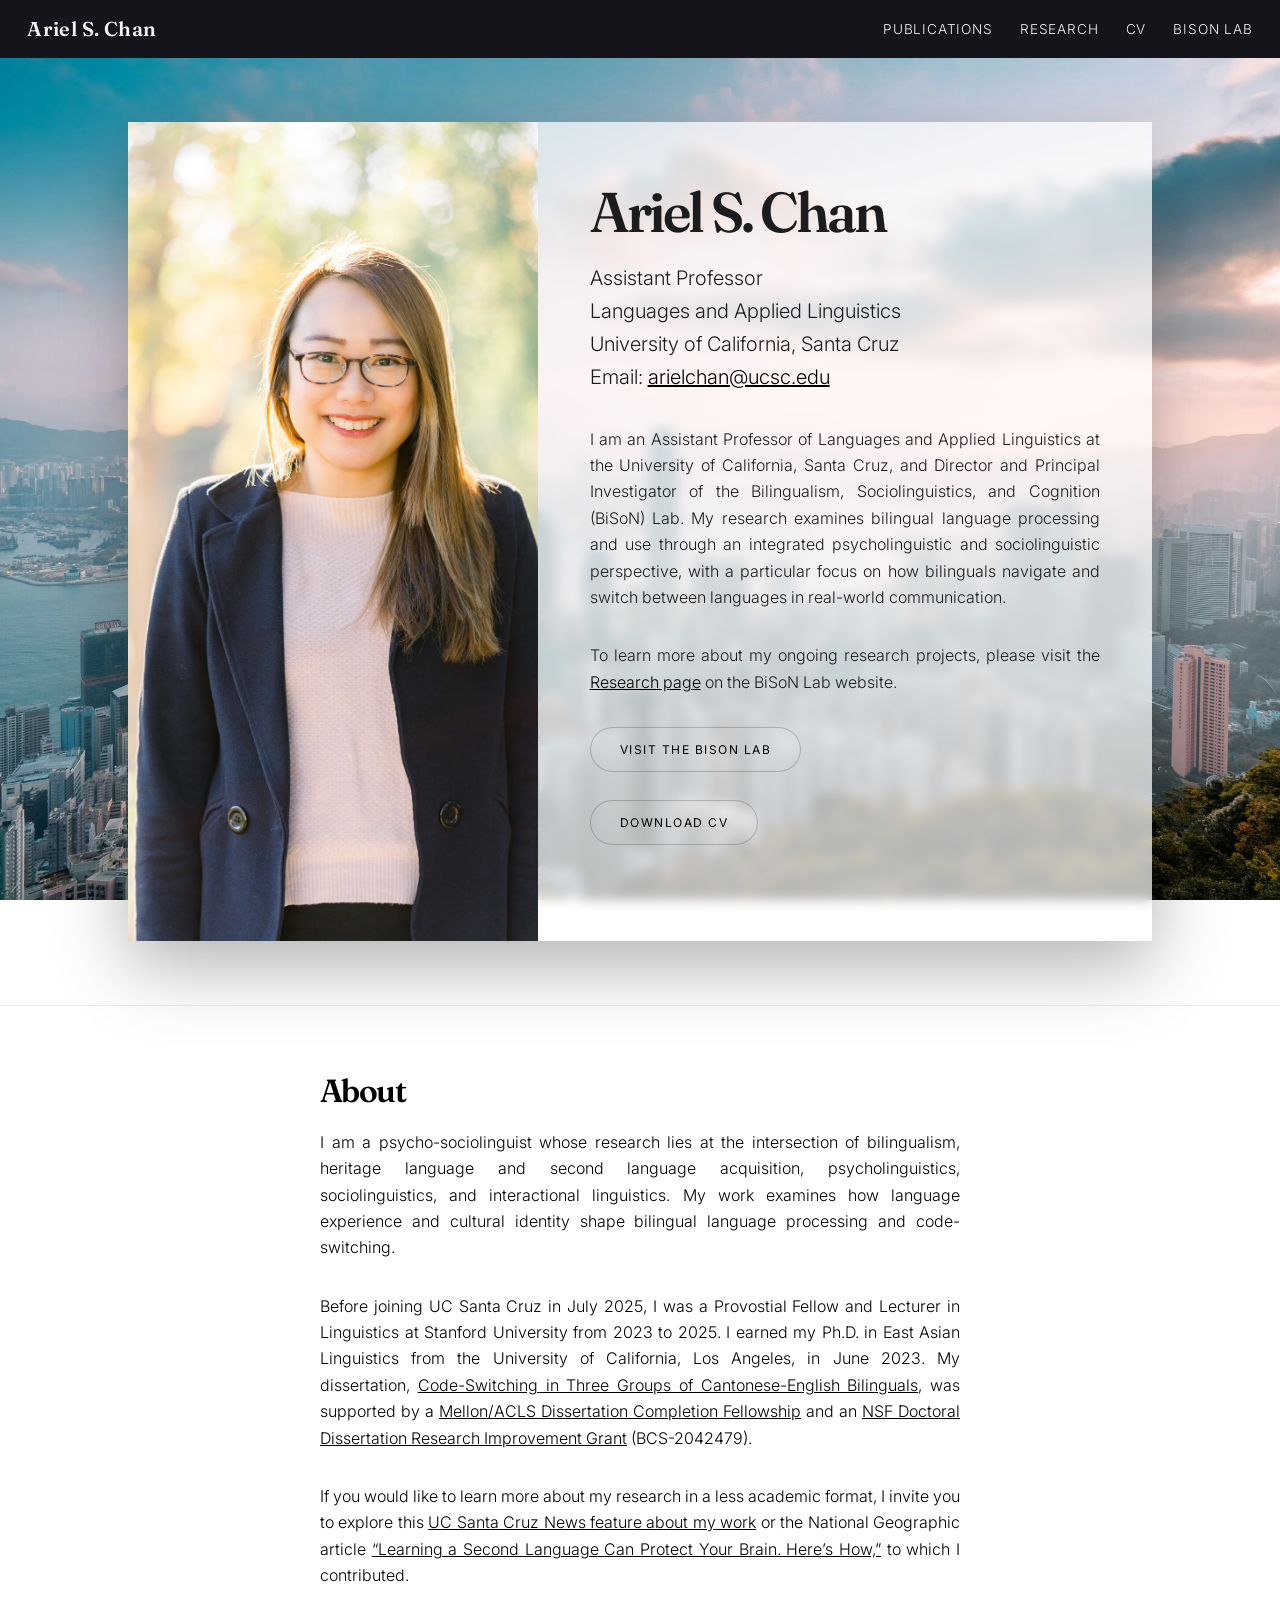
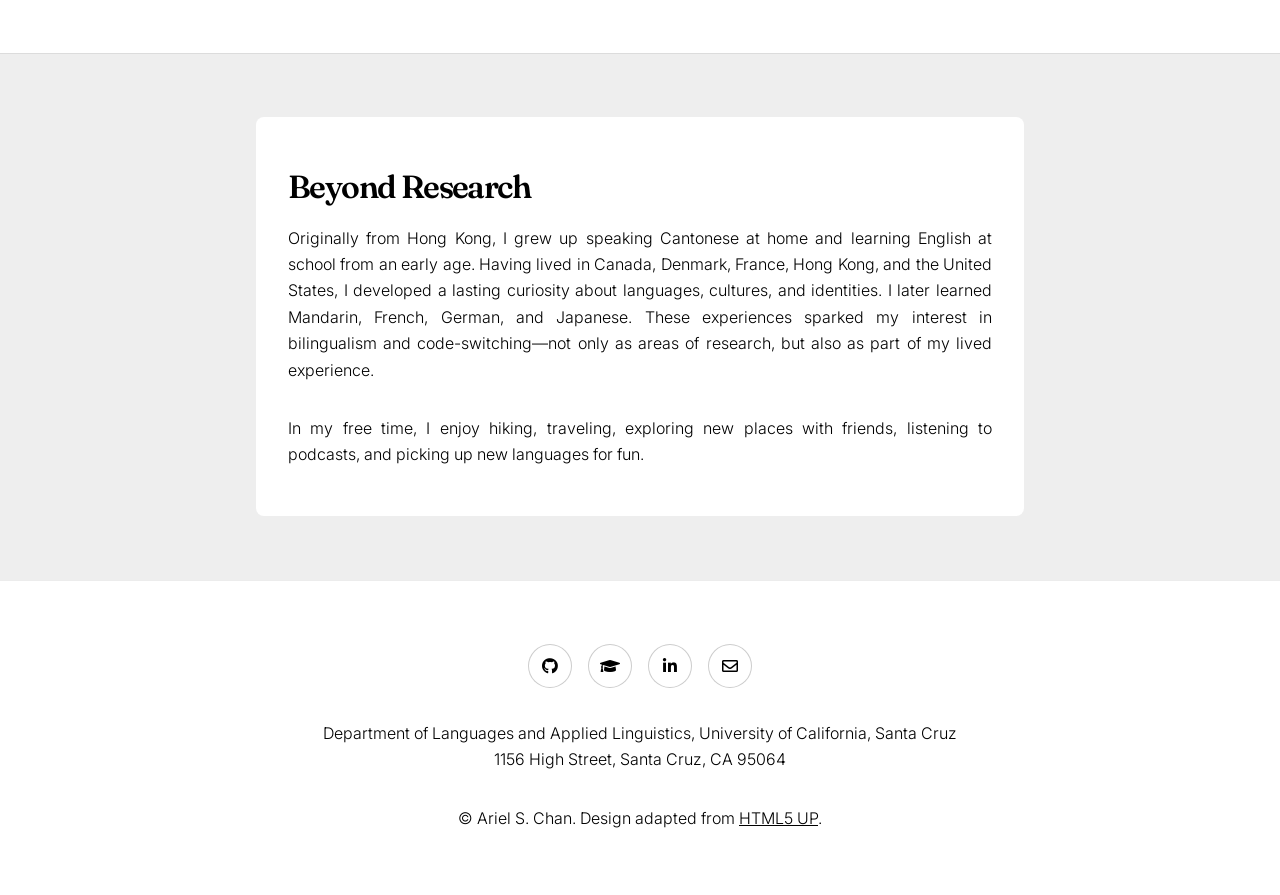
<file: index.html>
<!DOCTYPE HTML>
<!--
	Based on Story by HTML5 UP (html5up.net/story) | @ajlkn
	Free for personal and commercial use under the CCA 3.0 license (html5up.net/license)
-->
<html>
	<head>
		<title>Ariel S. Chan, Ph.D.</title>
		<meta charset="utf-8" />
		<meta name="viewport" content="width=device-width, initial-scale=1, user-scalable=no" />
		<meta name="description" content="Ariel S. Chan, Ph.D. — Assistant Professor of Languages and Applied Linguistics, University of California, Santa Cruz. Director, Bilingualism, Sociolinguistics, and Cognition (BiSoN) Lab." />
		<link rel="stylesheet" href="assets/css/main.css" />
		<link rel="stylesheet" href="assets/css/custom.css" />
		<noscript><link rel="stylesheet" href="assets/css/noscript.css" /></noscript>
	</head>
	<body class="is-preload">

		<nav class="site-nav">
			<a class="brand" href="index.html">Ariel S. Chan</a>
			<a href="publications.html">Publications</a>
			<a href="https://bisonlab.sites.ucsc.edu/bison/research/">Research</a>
			<a href="files/Ariel_Chan_CV.pdf" target="_blank" rel="noopener">CV</a>
			<a href="https://bisonlab.sites.ucsc.edu/" target="_blank" rel="noopener">BiSoN Lab</a>
		</nav>

		<div id="wrapper" class="divided">

			<!-- Intro / bio, with fixed HK skyline background -->
				<section class="hero-hkbg">
					<div class="hero-card">
						<div class="hero-photo">
							<picture>
								<source media="(max-width: 900px)" srcset="images/portrait-mobile.jpg" />
								<img src="images/portrait-desktop.jpg" alt="Portrait of Ariel Chan" />
							</picture>
						</div>
						<div class="hero-text">
							<h1>Ariel S. Chan</h1>
							<p class="major">Assistant Professor<br />Languages and Applied Linguistics<br />University of California, Santa Cruz<br />Email: <a href="mailto:arielchan@ucsc.edu">arielchan@ucsc.edu</a></p>
							<p>I am an Assistant Professor of Languages and Applied Linguistics at the University of California, Santa Cruz, and Director and Principal Investigator of the Bilingualism, Sociolinguistics, and Cognition (BiSoN) Lab. My research examines bilingual language processing and use through an integrated psycholinguistic and sociolinguistic perspective, with a particular focus on how bilinguals navigate and switch between languages in real-world communication.</p>
							<p>To learn more about my ongoing research projects, please visit the <a href="https://bisonlab.sites.ucsc.edu/bison/research/" target="_blank" rel="noopener">Research page</a> on the BiSoN Lab website.</p>
							<ul class="actions stacked">
								<li><a href="https://bisonlab.sites.ucsc.edu/" class="button big wide" target="_blank" rel="noopener">Visit the BiSoN Lab</a></li>
								<li><a href="files/Ariel_Chan_CV.pdf" class="button big wide" target="_blank" rel="noopener">Download CV</a></li>
							</ul>
						</div>
					</div>
				</section>

			<!-- About -->
				<section class="wrapper style1 align-left" id="about">
					<div class="inner medium">
						<h2>About</h2>
						<p>I am a psycho-sociolinguist whose research lies at the intersection of bilingualism, heritage language and second language acquisition, psycholinguistics, sociolinguistics, and interactional linguistics. My work examines how language experience and cultural identity shape bilingual language processing and code-switching.</p>
						<p>Before joining UC Santa Cruz in July 2025, I was a Provostial Fellow and Lecturer in Linguistics at Stanford University from 2023 to 2025. I earned my Ph.D. in East Asian Linguistics from the University of California, Los Angeles, in June 2023. My dissertation, <a href="https://escholarship.org/uc/item/8ns2t4fm" target="_blank" rel="noopener">Code-Switching in Three Groups of Cantonese-English Bilinguals</a>, was supported by a <a href="https://www.acls.org/fellow-grantees/ariel-chan/" target="_blank" rel="noopener">Mellon/ACLS Dissertation Completion Fellowship</a> and an <a href="https://www.nsf.gov/awardsearch/showAward?AWD_ID=2042479" target="_blank" rel="noopener">NSF Doctoral Dissertation Research Improvement Grant</a> (BCS-2042479).</p>
						<p>If you would like to learn more about my research in a less academic format, I invite you to explore this <a href="https://news.ucsc.edu/2025/08/ariel-chan-is-a-new-voice-for-linguistics-and-bilingualism-studies/" target="_blank" rel="noopener">UC Santa Cruz News feature about my work</a> or the National Geographic article <a href="https://www.nationalgeographic.com/health/article/speaking-multiple-languages-slow-brain-aging" target="_blank" rel="noopener">&ldquo;Learning a Second Language Can Protect Your Brain. Here&rsquo;s How,&rdquo;</a> to which I contributed.</p>
					</div>
				</section>

			<!-- Beyond the lab -->
				<section class="wrapper style2 align-left" id="beyond">
					<div class="inner medium">
						<h2>Beyond Research</h2>
						<p>Originally from Hong Kong, I grew up speaking Cantonese at home and learning English at school from an early age. Having lived in Canada, Denmark, France, Hong Kong, and the United States, I developed a lasting curiosity about languages, cultures, and identities. I later learned Mandarin, French, German, and Japanese. These experiences sparked my interest in bilingualism and code-switching&mdash;not only as areas of research, but also as part of my lived experience.</p>
						<p>In my free time, I enjoy hiking, traveling, exploring new places with friends, listening to podcasts, and picking up new languages for fun.</p>
					</div>
				</section>

			<!-- Footer -->
				<footer class="wrapper style1 align-center">
					<div class="inner">
						<ul class="icons">
							<li><a href="https://github.com/arielschan" class="icon brands style2 fa-github" target="_blank" rel="noopener"><span class="label">GitHub</span></a></li>
							<li><a href="https://scholar.google.com/citations?user=h59geQ8AAAAJ&hl=en&oi=ao" class="icon solid style2 fa-graduation-cap" target="_blank" rel="noopener"><span class="label">Google Scholar</span></a></li>
							<li><a href="https://www.linkedin.com/in/arielslchan/" class="icon brands style2 fa-linkedin-in" target="_blank" rel="noopener"><span class="label">LinkedIn</span></a></li>
							<li><a href="mailto:arielchan@ucsc.edu" class="icon style2 fa-envelope"><span class="label">Email</span></a></li>
						</ul>
						<p>Department of Languages and Applied Linguistics, University of California, Santa Cruz<br />
						1156 High Street, Santa Cruz, CA 95064</p>
						<p>&copy; Ariel S. Chan. Design adapted from <a href="https://html5up.net" target="_blank" rel="noopener">HTML5 UP</a>.</p>
					</div>
				</footer>

		</div>

		<script src="assets/js/jquery.min.js"></script>
		<script src="assets/js/jquery.scrollex.min.js"></script>
		<script src="assets/js/jquery.scrolly.min.js"></script>
		<script src="assets/js/browser.min.js"></script>
		<script src="assets/js/breakpoints.min.js"></script>
		<script src="assets/js/util.js"></script>
		<script src="assets/js/main.js"></script>

	</body>
</html>
</file>
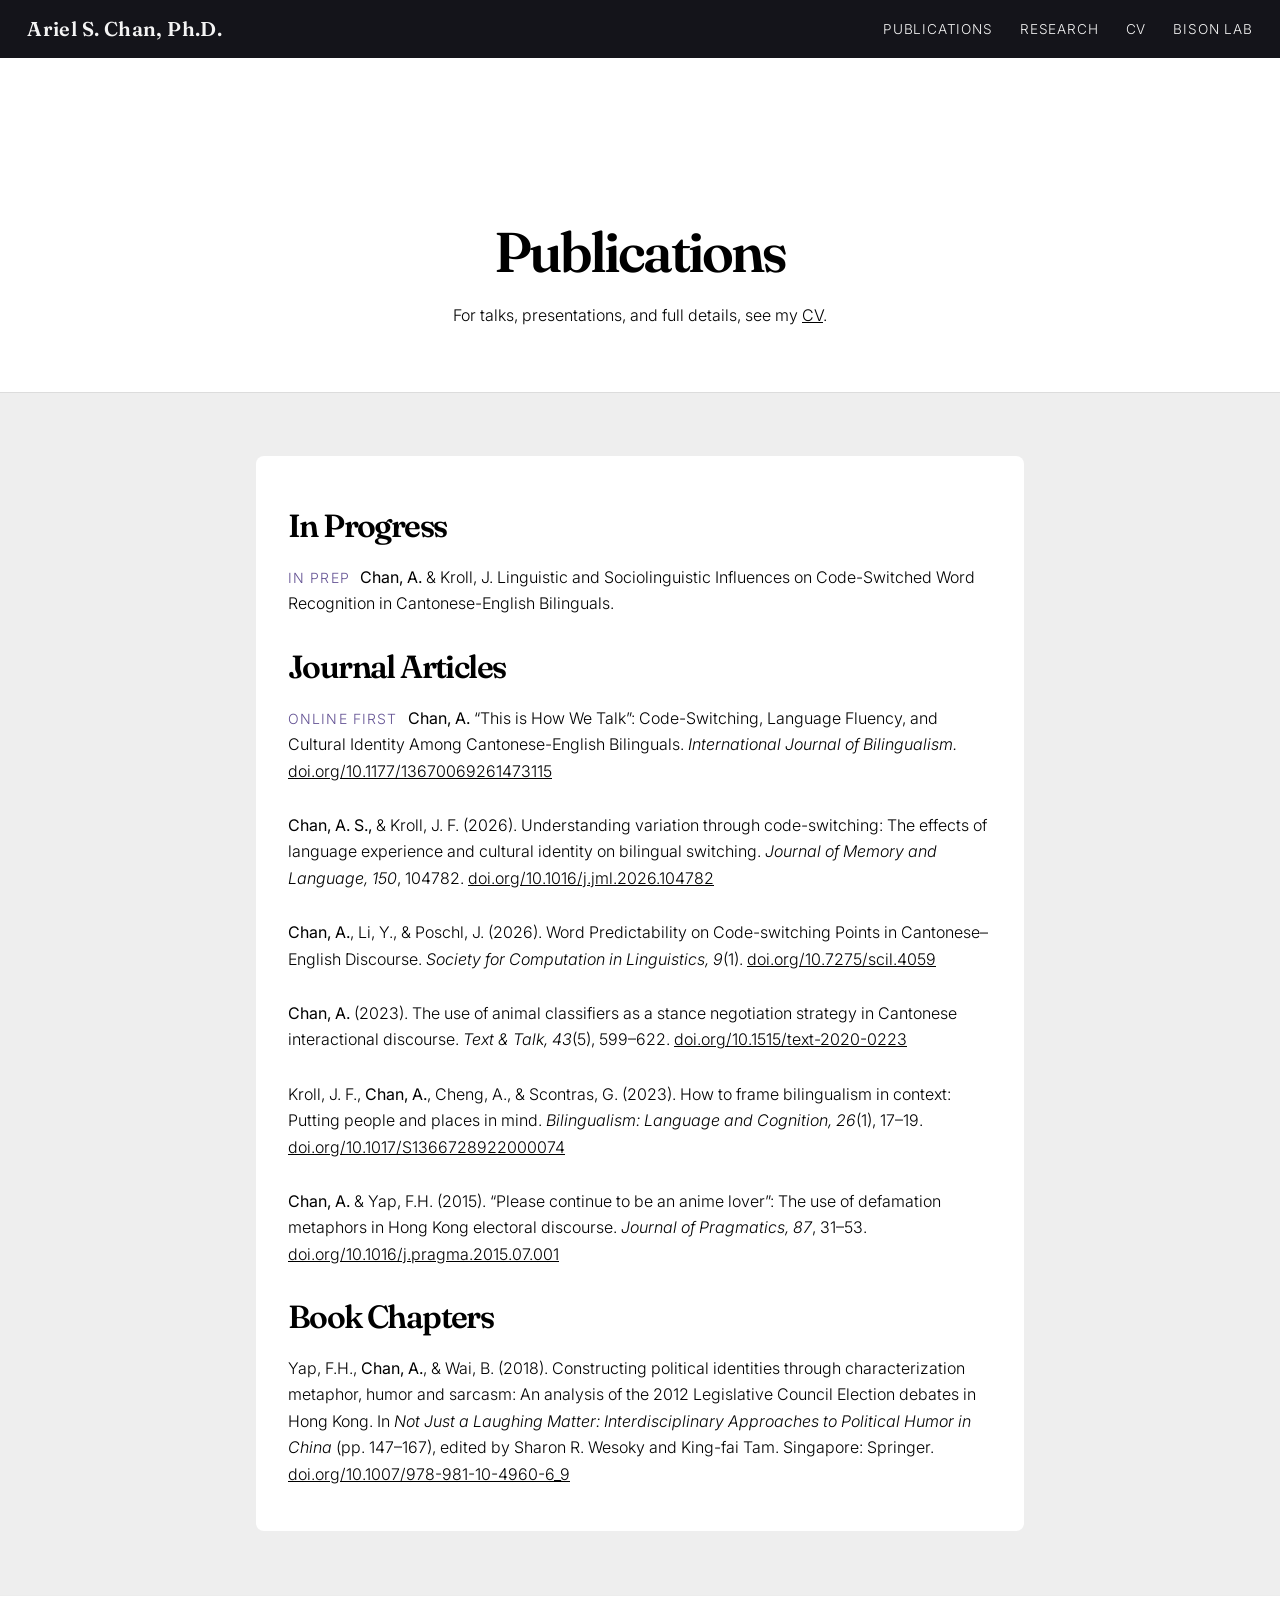
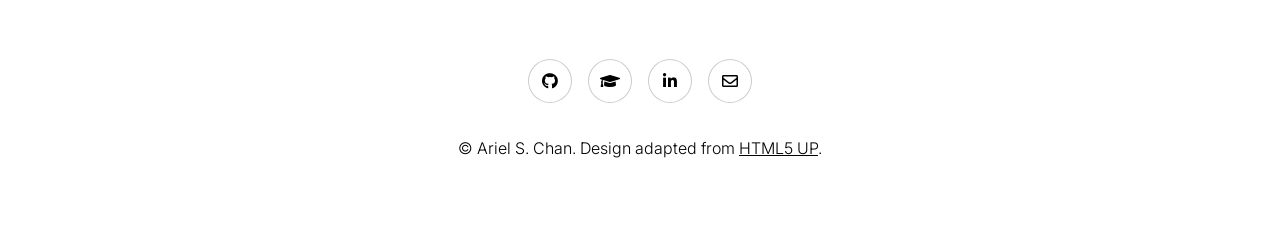
<file: publications.html>
<!DOCTYPE HTML>
<!--
	Based on Story by HTML5 UP (html5up.net/story) | @ajlkn
	Free for personal and commercial use under the CCA 3.0 license (html5up.net/license)
-->
<html>
	<head>
		<title>Publications — Ariel S. Chan, Ph.D.</title>
		<meta charset="utf-8" />
		<meta name="viewport" content="width=device-width, initial-scale=1, user-scalable=no" />
		<meta name="description" content="Publications by Ariel S. Chan, Ph.D. — bilingualism, code-switching, and sociolinguistics research." />
		<link rel="stylesheet" href="assets/css/main.css" />
		<link rel="stylesheet" href="assets/css/custom.css" />
		<noscript><link rel="stylesheet" href="assets/css/noscript.css" /></noscript>
	</head>
	<body class="is-preload">

		<nav class="site-nav">
			<a class="brand" href="index.html">Ariel S. Chan, Ph.D.</a>
			<a href="publications.html">Publications</a>
			<a href="https://bisonlab.sites.ucsc.edu/bison/research/">Research</a>
			<a href="files/Ariel_Chan_CV.pdf" target="_blank" rel="noopener">CV</a>
			<a href="https://bisonlab.sites.ucsc.edu/" target="_blank" rel="noopener">BiSoN Lab</a>
		</nav>

		<div id="wrapper" class="divided">

				<section class="wrapper style1 align-center" style="padding-top: 6em;">
					<div class="inner medium">
						<h1>Publications</h1>
						<p>For talks, presentations, and full details, see my <a href="files/Ariel_Chan_CV.pdf" target="_blank" rel="noopener">CV</a>.</p>
					</div>
				</section>

				<section class="wrapper style2 align-left">
					<div class="inner medium">
						<h2>In Progress</h2>

						<div class="pub-entry">
							<span class="pub-tag">In prep</span><b>Chan, A.</b> &amp; Kroll, J. Linguistic and Sociolinguistic Influences on Code-Switched Word Recognition in Cantonese-English Bilinguals.
						</div>

						<h2>Journal Articles</h2>

						<div class="pub-entry">
							<span class="pub-tag">Online First</span><b>Chan, A.</b> &ldquo;This is How We Talk&rdquo;: Code-Switching, Language Fluency, and Cultural Identity Among Cantonese-English Bilinguals. <span class="pub-venue">International Journal of Bilingualism.</span> <a href="https://doi.org/10.1177/13670069261473115" target="_blank" rel="noopener">doi.org/10.1177/13670069261473115</a>
						</div>

						<div class="pub-entry">
							<b>Chan, A. S.,</b> &amp; Kroll, J. F. (2026). Understanding variation through code-switching: The effects of language experience and cultural identity on bilingual switching. <span class="pub-venue">Journal of Memory and Language, 150</span>, 104782. <a href="https://doi.org/10.1016/j.jml.2026.104782" target="_blank" rel="noopener">doi.org/10.1016/j.jml.2026.104782</a>
						</div>

						<div class="pub-entry">
							<b>Chan, A.</b>, Li, Y., &amp; Poschl, J. (2026). Word Predictability on Code-switching Points in Cantonese&ndash;English Discourse. <span class="pub-venue">Society for Computation in Linguistics, 9</span>(1). <a href="https://doi.org/10.7275/scil.4059" target="_blank" rel="noopener">doi.org/10.7275/scil.4059</a>
						</div>

						<div class="pub-entry">
							<b>Chan, A.</b> (2023). The use of animal classifiers as a stance negotiation strategy in Cantonese interactional discourse. <span class="pub-venue">Text &amp; Talk, 43</span>(5), 599&ndash;622. <a href="https://doi.org/10.1515/text-2020-0223" target="_blank" rel="noopener">doi.org/10.1515/text-2020-0223</a>
						</div>

						<div class="pub-entry">
							Kroll, J. F., <b>Chan, A.</b>, Cheng, A., &amp; Scontras, G. (2023). How to frame bilingualism in context: Putting people and places in mind. <span class="pub-venue">Bilingualism: Language and Cognition, 26</span>(1), 17&ndash;19. <a href="https://doi.org/10.1017/S1366728922000074" target="_blank" rel="noopener">doi.org/10.1017/S1366728922000074</a>
						</div>

						<div class="pub-entry">
							<b>Chan, A.</b> &amp; Yap, F.H. (2015). &ldquo;Please continue to be an anime lover&rdquo;: The use of defamation metaphors in Hong Kong electoral discourse. <span class="pub-venue">Journal of Pragmatics, 87</span>, 31&ndash;53. <a href="https://doi.org/10.1016/j.pragma.2015.07.001" target="_blank" rel="noopener">doi.org/10.1016/j.pragma.2015.07.001</a>
						</div>

						<h2>Book Chapters</h2>

						<div class="pub-entry">
							Yap, F.H., <b>Chan, A.</b>, &amp; Wai, B. (2018). Constructing political identities through characterization metaphor, humor and sarcasm: An analysis of the 2012 Legislative Council Election debates in Hong Kong. In <span class="pub-venue">Not Just a Laughing Matter: Interdisciplinary Approaches to Political Humor in China</span> (pp. 147&ndash;167), edited by Sharon R. Wesoky and King-fai Tam. Singapore: Springer. <a href="https://doi.org/10.1007/978-981-10-4960-6_9" target="_blank" rel="noopener">doi.org/10.1007/978-981-10-4960-6_9</a>
						</div>

					</div>
				</section>

				<footer class="wrapper style1 align-center">
					<div class="inner">
						<ul class="icons">
							<li><a href="https://github.com/arielschan" class="icon brands style2 fa-github" target="_blank" rel="noopener"><span class="label">GitHub</span></a></li>
							<li><a href="https://scholar.google.com/citations?user=h59geQ8AAAAJ&hl=en&oi=ao" class="icon solid style2 fa-graduation-cap" target="_blank" rel="noopener"><span class="label">Google Scholar</span></a></li>
							<li><a href="https://www.linkedin.com/in/arielslchan/" class="icon brands style2 fa-linkedin-in" target="_blank" rel="noopener"><span class="label">LinkedIn</span></a></li>
							<li><a href="mailto:arielchan@ucsc.edu" class="icon style2 fa-envelope"><span class="label">Email</span></a></li>
						</ul>
						<p>&copy; Ariel S. Chan. Design adapted from <a href="https://html5up.net" target="_blank" rel="noopener">HTML5 UP</a>.</p>
					</div>
				</footer>

		</div>

		<script src="assets/js/jquery.min.js"></script>
		<script src="assets/js/jquery.scrollex.min.js"></script>
		<script src="assets/js/jquery.scrolly.min.js"></script>
		<script src="assets/js/browser.min.js"></script>
		<script src="assets/js/breakpoints.min.js"></script>
		<script src="assets/js/util.js"></script>
		<script src="assets/js/main.js"></script>

	</body>
</html>
</file>
<file: assets/css/custom.css>
/* Custom additions for Ariel Chan's site */

@import url("https://fonts.googleapis.com/css2?family=Fraunces:ital,wght@0,500;0,600;1,500&family=Inter:wght@300;400;500;600&display=swap");

:root {
	--accent-purple: #645394;
}

body, input, select, textarea {
	font-family: "Inter", "Source Sans Pro", Helvetica, sans-serif;
}

h1, h2, h3, h4, h5, h6,
.site-nav a.brand {
	font-family: "Fraunces", Georgia, serif;
	font-weight: 600;
}

/* Link highlight color, matching the pub-tag purple */
a:hover {
	color: var(--accent-purple) !important;
}

.site-nav {
	background: #14141a;
	padding: 0.9em 2em;
	display: flex;
	align-items: center;
	justify-content: flex-end;
	gap: 2em;
	font-family: "Inter", sans-serif;
	font-size: 0.85em;
	letter-spacing: 0.06em;
	text-transform: uppercase;
}

.site-nav a {
	color: #f4f4f4;
	text-decoration: none;
	border-bottom: 1px solid transparent;
}

.site-nav a:hover {
	color: var(--accent-purple) !important;
}

.site-nav a.brand {
	margin-right: auto;
	font-weight: 600;
	letter-spacing: 0.02em;
	text-transform: none;
	font-size: 20px;
}

.pub-entry {
	margin-bottom: 1.75em;
}

.pub-entry .pub-venue {
	font-style: italic;
}

.pub-tag {
	display: inline-block;
	font-size: 14px;
	text-transform: uppercase;
	letter-spacing: 0.08em;
	color: var(--accent-purple);
	margin-right: 0.75em;
}

/* Hero: fixed Hong Kong skyline background framing a flush photo + bio split (no card chrome) */
.hero-hkbg {
	position: relative;
	min-height: 100vh;
	display: -moz-flex;
	display: -webkit-flex;
	display: -ms-flex;
	display: flex;
	align-items: center;
	justify-content: center;
	background-image: url("../../images/hk-skyline.jpg");
	background-size: cover;
	background-position: center;
	background-attachment: fixed;
	padding: 4rem 2rem;
	text-align: left;
}

.hero-card {
	display: -moz-flex;
	display: -webkit-flex;
	display: -ms-flex;
	display: flex;
	align-items: stretch;
	max-width: 64rem;
	width: 100%;
	min-height: 28rem;
	box-shadow: 0 25px 70px rgba(0, 0, 0, 0.3);
}

.hero-photo {
	flex: 0 0 40%;
	max-width: 40%;
	background: #f6f4f9;
	overflow: hidden;
}

.hero-photo picture {
	display: block;
	width: 100%;
	height: 100%;
}

.hero-photo img {
	width: 100%;
	height: 100%;
	object-fit: cover;
	object-position: center 20%;
	display: block;
}

.hero-text {
	flex: 0 0 60%;
	max-width: 60%;
	background: rgba(255, 255, 255, 0.7);
	-webkit-backdrop-filter: blur(6px);
	backdrop-filter: blur(6px);
	color: #1c1c1e;
	padding: 3.5rem 3.25rem;
	display: -moz-flex;
	display: -webkit-flex;
	display: -ms-flex;
	display: flex;
	flex-direction: column;
	justify-content: center;
}

.hero-text h1,
.hero-text p {
	color: #1c1c1e;
}

.hero-text p {
	text-align: justify;
}

.hero-text .major {
	text-align: left;
}

.hero-email a {
	color: #1c1c1e;
	text-decoration: underline;
}

@media screen and (max-width: 900px) {
	.hero-hkbg {
		padding: 0;
		min-height: auto;
		background-attachment: scroll;
	}

	.hero-card {
		flex-direction: column;
		box-shadow: none;
	}

	.hero-photo,
	.hero-text {
		flex: 0 0 auto;
		max-width: 100%;
	}

	.hero-photo img {
		height: 60vh;
		width: 100%;
		object-fit: cover;
		object-position: center 20%;
	}

	.hero-text {
		padding: 2.5rem 1.5rem;
		text-align: center;
		align-items: center;
	}
}

/* Button hover: match accent purple (theme's .button:hover otherwise wins on specificity) */
.button:hover,
input[type="submit"]:hover,
input[type="reset"]:hover,
input[type="button"]:hover,
button:hover {
	box-shadow: inset 0 0 0 1px var(--accent-purple) !important;
	color: var(--accent-purple) !important;
}

/* Font size adjustments */
body, input, select, textarea, p {
	font-size: 16px;
}

h2 {
	font-size: 32px;
}

/* Justify body copy in About and Beyond Research sections */
#about p,
#beyond p {
	text-align: justify;
}

/* Footer social icons (GitHub, Scholar, LinkedIn, Email): hover to match accent purple */
a.icon.style2:hover:before {
	box-shadow: inset 0 0 0 1px var(--accent-purple) !important;
	color: var(--accent-purple) !important;
}

a.icon.style2:active:before {
	background-color: rgba(100, 83, 148, 0.1) !important;
	box-shadow: inset 0 0 0 1px var(--accent-purple) !important;
	color: var(--accent-purple) !important;
}
</file>
<file: assets/css/noscript.css>
/*
	Story by HTML5 UP
	html5up.net | @ajlkn
	Free for personal and commercial use under the CCA 3.0 license (html5up.net/license)
*/

/* Banner (transitions) */

	.banner.onload-content-fade-up .content {
		-moz-transition: none;
		-webkit-transition: none;
		-ms-transition: none;
		transition: none;
	}

	body.is-preload .banner.onload-content-fade-up .content {
		-moz-transform: none;
		-webkit-transform: none;
		-ms-transform: none;
		transform: none;
		opacity: 1;
	}

	.banner.onload-content-fade-down .content {
		-moz-transition: none;
		-webkit-transition: none;
		-ms-transition: none;
		transition: none;
	}

	body.is-preload .banner.onload-content-fade-down .content {
		-moz-transform: none;
		-webkit-transform: none;
		-ms-transform: none;
		transform: none;
		opacity: 1;
	}

	.banner.onload-content-fade-left .content {
		-moz-transition: none;
		-webkit-transition: none;
		-ms-transition: none;
		transition: none;
	}

	body.is-preload .banner.onload-content-fade-left .content {
		-moz-transform: none;
		-webkit-transform: none;
		-ms-transform: none;
		transform: none;
		opacity: 1;
	}

	.banner.onload-content-fade-right .content {
		-moz-transition: none;
		-webkit-transition: none;
		-ms-transition: none;
		transition: none;
	}

	body.is-preload .banner.onload-content-fade-right .content {
		-moz-transform: none;
		-webkit-transform: none;
		-ms-transform: none;
		transform: none;
		opacity: 1;
	}

	.banner.onload-content-fade-in .content {
		-moz-transition: none;
		-webkit-transition: none;
		-ms-transition: none;
		transition: none;
	}

	body.is-preload .banner.onload-content-fade-in .content {
		-moz-transform: none;
		-webkit-transform: none;
		-ms-transform: none;
		transform: none;
		opacity: 1;
	}

	.banner.onload-image-fade-up .image {
		-moz-transition: none;
		-webkit-transition: none;
		-ms-transition: none;
		transition: none;
	}

		.banner.onload-image-fade-up .image img {
			-moz-transition: none;
			-webkit-transition: none;
			-ms-transition: none;
			transition: none;
		}

	body.is-preload .banner.onload-image-fade-up .image {
		-moz-transform: none;
		-webkit-transform: none;
		-ms-transform: none;
		transform: none;
		opacity: 1;
	}

		body.is-preload .banner.onload-image-fade-up .image img {
			opacity: 1;
		}

	.banner.onload-image-fade-down .image {
		-moz-transition: none;
		-webkit-transition: none;
		-ms-transition: none;
		transition: none;
	}

		.banner.onload-image-fade-down .image img {
			-moz-transition: none;
			-webkit-transition: none;
			-ms-transition: none;
			transition: none;
		}

	body.is-preload .banner.onload-image-fade-down .image {
		-moz-transform: none;
		-webkit-transform: none;
		-ms-transform: none;
		transform: none;
		opacity: 1;
	}

		body.is-preload .banner.onload-image-fade-down .image img {
			opacity: 1;
		}

	.banner.onload-image-fade-left .image {
		-moz-transition: none;
		-webkit-transition: none;
		-ms-transition: none;
		transition: none;
	}

		.banner.onload-image-fade-left .image img {
			-moz-transition: none;
			-webkit-transition: none;
			-ms-transition: none;
			transition: none;
		}

	body.is-preload .banner.onload-image-fade-left .image {
		-moz-transform: none;
		-webkit-transform: none;
		-ms-transform: none;
		transform: none;
		opacity: 1;
	}

		body.is-preload .banner.onload-image-fade-left .image img {
			opacity: 1;
		}

	.banner.onload-image-fade-right .image {
		-moz-transition: none;
		-webkit-transition: none;
		-ms-transition: none;
		transition: none;
	}

		.banner.onload-image-fade-right .image img {
			-moz-transition: none;
			-webkit-transition: none;
			-ms-transition: none;
			transition: none;
		}

	body.is-preload .banner.onload-image-fade-right .image {
		-moz-transform: none;
		-webkit-transform: none;
		-ms-transform: none;
		transform: none;
		opacity: 1;
	}

		body.is-preload .banner.onload-image-fade-right .image img {
			opacity: 1;
		}

	.banner.onload-image-fade-in .image img {
		-moz-transition: none;
		-webkit-transition: none;
		-ms-transition: none;
		transition: none;
	}

	body.is-preload .banner.onload-image-fade-in .image img {
		opacity: 1;
	}

	.banner.onscroll-content-fade-up .content {
		-moz-transition: none;
		-webkit-transition: none;
		-ms-transition: none;
		transition: none;
	}

	.banner.onscroll-content-fade-up.is-inactive .content {
		-moz-transform: none;
		-webkit-transform: none;
		-ms-transform: none;
		transform: none;
		opacity: 1;
	}

	.banner.onscroll-content-fade-down .content {
		-moz-transition: none;
		-webkit-transition: none;
		-ms-transition: none;
		transition: none;
	}

	.banner.onscroll-content-fade-down.is-inactive .content {
		-moz-transform: none;
		-webkit-transform: none;
		-ms-transform: none;
		transform: none;
		opacity: 1;
	}

	.banner.onscroll-content-fade-left .content {
		-moz-transition: none;
		-webkit-transition: none;
		-ms-transition: none;
		transition: none;
	}

	.banner.onscroll-content-fade-left.is-inactive .content {
		-moz-transform: none;
		-webkit-transform: none;
		-ms-transform: none;
		transform: none;
		opacity: 1;
	}

	.banner.onscroll-content-fade-right .content {
		-moz-transition: none;
		-webkit-transition: none;
		-ms-transition: none;
		transition: none;
	}

	.banner.onscroll-content-fade-right.is-inactive .content {
		-moz-transform: none;
		-webkit-transform: none;
		-ms-transform: none;
		transform: none;
		opacity: 1;
	}

	.banner.onscroll-content-fade-in .content {
		-moz-transition: none;
		-webkit-transition: none;
		-ms-transition: none;
		transition: none;
	}

	.banner.onscroll-content-fade-in.is-inactive .content {
		-moz-transform: none;
		-webkit-transform: none;
		-ms-transform: none;
		transform: none;
		opacity: 1;
	}

	.banner.onscroll-image-fade-up .image {
		-moz-transition: none;
		-webkit-transition: none;
		-ms-transition: none;
		transition: none;
	}

		.banner.onscroll-image-fade-up .image img {
			-moz-transition: none;
			-webkit-transition: none;
			-ms-transition: none;
			transition: none;
		}

	.banner.onscroll-image-fade-up.is-inactive .image {
		-moz-transform: none;
		-webkit-transform: none;
		-ms-transform: none;
		transform: none;
		opacity: 1;
	}

		.banner.onscroll-image-fade-up.is-inactive .image img {
			opacity: 1;
		}

	.banner.onscroll-image-fade-down .image {
		-moz-transition: none;
		-webkit-transition: none;
		-ms-transition: none;
		transition: none;
	}

		.banner.onscroll-image-fade-down .image img {
			-moz-transition: none;
			-webkit-transition: none;
			-ms-transition: none;
			transition: none;
		}

	.banner.onscroll-image-fade-down.is-inactive .image {
		-moz-transform: none;
		-webkit-transform: none;
		-ms-transform: none;
		transform: none;
		opacity: 1;
	}

		.banner.onscroll-image-fade-down.is-inactive .image img {
			opacity: 1;
		}

	.banner.onscroll-image-fade-left .image {
		-moz-transition: none;
		-webkit-transition: none;
		-ms-transition: none;
		transition: none;
	}

		.banner.onscroll-image-fade-left .image img {
			-moz-transition: none;
			-webkit-transition: none;
			-ms-transition: none;
			transition: none;
		}

	.banner.onscroll-image-fade-left.is-inactive .image {
		-moz-transform: none;
		-webkit-transform: none;
		-ms-transform: none;
		transform: none;
		opacity: 1;
	}

		.banner.onscroll-image-fade-left.is-inactive .image img {
			opacity: 1;
		}

	.banner.onscroll-image-fade-right .image {
		-moz-transition: none;
		-webkit-transition: none;
		-ms-transition: none;
		transition: none;
	}

		.banner.onscroll-image-fade-right .image img {
			-moz-transition: none;
			-webkit-transition: none;
			-ms-transition: none;
			transition: none;
		}

	.banner.onscroll-image-fade-right.is-inactive .image {
		-moz-transform: none;
		-webkit-transform: none;
		-ms-transform: none;
		transform: none;
		opacity: 1;
	}

		.banner.onscroll-image-fade-right.is-inactive .image img {
			opacity: 1;
		}

	.banner.onscroll-image-fade-in .image img {
		-moz-transition: none;
		-webkit-transition: none;
		-ms-transition: none;
		transition: none;
	}

	.banner.onscroll-image-fade-in.is-inactive .image img {
		opacity: 1;
	}
</file>
<file: assets/css/main.css>
@import url(fontawesome-all.min.css);
@import url("https://fonts.googleapis.com/css?family=Source+Sans+Pro:300,300i,400,400i");

/*
	Story by HTML5 UP
	html5up.net | @ajlkn
	Free for personal and commercial use under the CCA 3.0 license (html5up.net/license)
*/

html, body, div, span, applet, object,
iframe, h1, h2, h3, h4, h5, h6, p, blockquote,
pre, a, abbr, acronym, address, big, cite,
code, del, dfn, em, img, ins, kbd, q, s, samp,
small, strike, strong, sub, sup, tt, var, b,
u, i, center, dl, dt, dd, ol, ul, li, fieldset,
form, label, legend, table, caption, tbody,
tfoot, thead, tr, th, td, article, aside,
canvas, details, embed, figure, figcaption,
footer, header, hgroup, menu, nav, output, ruby,
section, summary, time, mark, audio, video {
	margin: 0;
	padding: 0;
	border: 0;
	font-size: 100%;
	font: inherit;
	vertical-align: baseline;}

article, aside, details, figcaption, figure,
footer, header, hgroup, menu, nav, section {
	display: block;}

body {
	line-height: 1;
}

ol, ul {
	list-style: none;
}

blockquote, q {
	quotes: none;
}

	blockquote:before, blockquote:after, q:before, q:after {
		content: '';
		content: none;
	}

table {
	border-collapse: collapse;
	border-spacing: 0;
}

body {
	-webkit-text-size-adjust: none;
}

mark {
	background-color: transparent;
	color: inherit;
}

input::-moz-focus-inner {
	border: 0;
	padding: 0;
}

input, select, textarea {
	-moz-appearance: none;
	-webkit-appearance: none;
	-ms-appearance: none;
	appearance: none;
}

/* Basic */

	@-ms-viewport {
		width: device-width;
	}

	body {
		-ms-overflow-style: scrollbar;
	}

	@media screen and (max-width: 480px) {

		html, body {
			min-width: 320px;
		}

	}

	html {
		box-sizing: border-box;
	}

	*, *:before, *:after {
		box-sizing: inherit;
	}

	body {
		background: #ffffff;
	}

		body.is-preload *, body.is-preload *:before, body.is-preload *:after {
			-moz-animation: none !important;
			-webkit-animation: none !important;
			-ms-animation: none !important;
			animation: none !important;
			-moz-transition: none !important;
			-webkit-transition: none !important;
			-ms-transition: none !important;
			transition: none !important;
		}

/* Type */

	html {
		font-size: 18pt;
	}

		@media screen and (max-width: 1680px) {

			html {
				font-size: 14pt;
			}

		}

		@media screen and (max-width: 1280px) {

			html {
				font-size: 12pt;
			}

		}

		@media screen and (max-width: 736px) {

			html {
				font-size: 11pt;
			}

		}

		@media screen and (max-width: 360px) {

			html {
				font-size: 10pt;
			}

		}

	body {
		background-color: #ffffff;
		color: #000000;
	}

	body, input, select, textarea {
		font-family: "Source Sans Pro", Helvetica, sans-serif;
		font-size: 1rem;
		font-weight: 300;
		line-height: 1.65;
	}

	a {
		-moz-transition: color 0.2s ease-in-out;
		-webkit-transition: color 0.2s ease-in-out;
		-ms-transition: color 0.2s ease-in-out;
		transition: color 0.2s ease-in-out;
		text-decoration: underline;
	}

		a:hover {
			text-decoration: none;
		}

	strong, b {
		font-weight: 400;
	}

	em, i {
		font-style: italic;
	}

	p {
		margin: 0 0 2rem 0;
	}

		p.major {
			font-size: 1.25rem;
		}

	h1, h2, h3, h4, h5, h6 {
		font-weight: 300;
		line-height: 1.375;
		letter-spacing: -0.05em;
		margin: 0 0 1rem 0;
	}

		h1 a, h2 a, h3 a, h4 a, h5 a, h6 a {
			color: inherit;
			text-decoration: none;
		}

	h1 {
		font-size: 3.5rem;
		line-height: 1.2;
	}

	h2 {
		font-size: 2.25rem;
	}

	h3 {
		font-size: 1.5rem;
	}

	h4 {
		font-size: 1.1rem;
	}

	h5 {
		font-size: 0.9rem;
	}

	h6 {
		font-size: 0.7rem;
	}

	sub {
		font-size: 0.8rem;
		position: relative;
		top: 0.5rem;
	}

	sup {
		font-size: 0.8rem;
		position: relative;
		top: -0.5rem;
	}

	blockquote {
		border-left: solid 4px;
		font-style: italic;
		margin: 0 0 2rem 0;
		padding: 0.5rem 0 0.5rem 2rem;
	}

	code {
		border-radius: 4px;
		font-family: "Courier New", monospace;
		font-size: 0.9em;
		margin: 0 0.25rem;
		padding: 0.25rem 0.325rem;
	}

	pre {
		-webkit-overflow-scrolling: touch;
		font-family: "Courier New", monospace;
		font-size: 0.9em;
		margin: 0 0 2rem 0;
	}

		pre code {
			display: block;
			line-height: 1.5;
			padding: 0.75rem 1rem;
			overflow-x: auto;
		}

	hr {
		border: 0;
		border-bottom: solid 1px;
		margin: 2.5rem 0;
	}

		hr.major {
			margin: 3.5rem 0;
		}

	.align-left {
		text-align: left;
	}

	.align-center {
		text-align: center;
	}

	.align-right {
		text-align: right;
	}

	@media screen and (max-width: 736px) {

		p.major {
			font-size: 1.1rem;
		}

		h1 {
			font-size: 2.5rem;
		}

		h2 {
			font-size: 2rem;
		}

		h3 {
			font-size: 1.25rem;
		}

		h4 {
			font-size: 1rem;
		}

	}

	input, select, textarea {
		color: #000000;
	}

	a {
		color: #000000;
	}

		a:hover {
			color: #47D3E5;
		}

	strong, b {
		color: #000000;
	}

	h1, h2, h3, h4, h5, h6 {
		color: #000000;
	}

	blockquote {
		border-left-color: rgba(0, 0, 0, 0.2);
	}

	code {
		background: rgba(0, 0, 0, 0.05);
		border-color: rgba(0, 0, 0, 0.2);
	}

	hr {
		border-bottom-color: rgba(0, 0, 0, 0.2);
	}

/* Row */

	.row {
		display: flex;
		flex-wrap: wrap;
		box-sizing: border-box;
		align-items: stretch;
	}

		.row > * {
			box-sizing: border-box;
		}

		.row.gtr-uniform > * > :last-child {
			margin-bottom: 0;
		}

		.row.aln-left {
			justify-content: flex-start;
		}

		.row.aln-center {
			justify-content: center;
		}

		.row.aln-right {
			justify-content: flex-end;
		}

		.row.aln-top {
			align-items: flex-start;
		}

		.row.aln-middle {
			align-items: center;
		}

		.row.aln-bottom {
			align-items: flex-end;
		}

		.row > .imp {
			order: -1;
		}

		.row > .col-1 {
			width: 8.33333%;
		}

		.row > .off-1 {
			margin-left: 8.33333%;
		}

		.row > .col-2 {
			width: 16.66667%;
		}

		.row > .off-2 {
			margin-left: 16.66667%;
		}

		.row > .col-3 {
			width: 25%;
		}

		.row > .off-3 {
			margin-left: 25%;
		}

		.row > .col-4 {
			width: 33.33333%;
		}

		.row > .off-4 {
			margin-left: 33.33333%;
		}

		.row > .col-5 {
			width: 41.66667%;
		}

		.row > .off-5 {
			margin-left: 41.66667%;
		}

		.row > .col-6 {
			width: 50%;
		}

		.row > .off-6 {
			margin-left: 50%;
		}

		.row > .col-7 {
			width: 58.33333%;
		}

		.row > .off-7 {
			margin-left: 58.33333%;
		}

		.row > .col-8 {
			width: 66.66667%;
		}

		.row > .off-8 {
			margin-left: 66.66667%;
		}

		.row > .col-9 {
			width: 75%;
		}

		.row > .off-9 {
			margin-left: 75%;
		}

		.row > .col-10 {
			width: 83.33333%;
		}

		.row > .off-10 {
			margin-left: 83.33333%;
		}

		.row > .col-11 {
			width: 91.66667%;
		}

		.row > .off-11 {
			margin-left: 91.66667%;
		}

		.row > .col-12 {
			width: 100%;
		}

		.row > .off-12 {
			margin-left: 100%;
		}

		.row.gtr-0 {
			margin-top: 0;
			margin-left: 0rem;
		}

			.row.gtr-0 > * {
				padding: 0 0 0 0rem;
			}

			.row.gtr-0.gtr-uniform {
				margin-top: 0rem;
			}

				.row.gtr-0.gtr-uniform > * {
					padding-top: 0rem;
				}

		.row.gtr-25 {
			margin-top: 0;
			margin-left: -0.5rem;
		}

			.row.gtr-25 > * {
				padding: 0 0 0 0.5rem;
			}

			.row.gtr-25.gtr-uniform {
				margin-top: -0.5rem;
			}

				.row.gtr-25.gtr-uniform > * {
					padding-top: 0.5rem;
				}

		.row.gtr-50 {
			margin-top: 0;
			margin-left: -1rem;
		}

			.row.gtr-50 > * {
				padding: 0 0 0 1rem;
			}

			.row.gtr-50.gtr-uniform {
				margin-top: -1rem;
			}

				.row.gtr-50.gtr-uniform > * {
					padding-top: 1rem;
				}

		.row {
			margin-top: 0;
			margin-left: -2rem;
		}

			.row > * {
				padding: 0 0 0 2rem;
			}

			.row.gtr-uniform {
				margin-top: -2rem;
			}

				.row.gtr-uniform > * {
					padding-top: 2rem;
				}

		.row.gtr-150 {
			margin-top: 0;
			margin-left: -3rem;
		}

			.row.gtr-150 > * {
				padding: 0 0 0 3rem;
			}

			.row.gtr-150.gtr-uniform {
				margin-top: -3rem;
			}

				.row.gtr-150.gtr-uniform > * {
					padding-top: 3rem;
				}

		.row.gtr-200 {
			margin-top: 0;
			margin-left: -4rem;
		}

			.row.gtr-200 > * {
				padding: 0 0 0 4rem;
			}

			.row.gtr-200.gtr-uniform {
				margin-top: -4rem;
			}

				.row.gtr-200.gtr-uniform > * {
					padding-top: 4rem;
				}

		@media screen and (max-width: 1680px) {

			.row {
				display: flex;
				flex-wrap: wrap;
				box-sizing: border-box;
				align-items: stretch;
			}

				.row > * {
					box-sizing: border-box;
				}

				.row.gtr-uniform > * > :last-child {
					margin-bottom: 0;
				}

				.row.aln-left {
					justify-content: flex-start;
				}

				.row.aln-center {
					justify-content: center;
				}

				.row.aln-right {
					justify-content: flex-end;
				}

				.row.aln-top {
					align-items: flex-start;
				}

				.row.aln-middle {
					align-items: center;
				}

				.row.aln-bottom {
					align-items: flex-end;
				}

				.row > .imp-xlarge {
					order: -1;
				}

				.row > .col-1-xlarge {
					width: 8.33333%;
				}

				.row > .off-1-xlarge {
					margin-left: 8.33333%;
				}

				.row > .col-2-xlarge {
					width: 16.66667%;
				}

				.row > .off-2-xlarge {
					margin-left: 16.66667%;
				}

				.row > .col-3-xlarge {
					width: 25%;
				}

				.row > .off-3-xlarge {
					margin-left: 25%;
				}

				.row > .col-4-xlarge {
					width: 33.33333%;
				}

				.row > .off-4-xlarge {
					margin-left: 33.33333%;
				}

				.row > .col-5-xlarge {
					width: 41.66667%;
				}

				.row > .off-5-xlarge {
					margin-left: 41.66667%;
				}

				.row > .col-6-xlarge {
					width: 50%;
				}

				.row > .off-6-xlarge {
					margin-left: 50%;
				}

				.row > .col-7-xlarge {
					width: 58.33333%;
				}

				.row > .off-7-xlarge {
					margin-left: 58.33333%;
				}

				.row > .col-8-xlarge {
					width: 66.66667%;
				}

				.row > .off-8-xlarge {
					margin-left: 66.66667%;
				}

				.row > .col-9-xlarge {
					width: 75%;
				}

				.row > .off-9-xlarge {
					margin-left: 75%;
				}

				.row > .col-10-xlarge {
					width: 83.33333%;
				}

				.row > .off-10-xlarge {
					margin-left: 83.33333%;
				}

				.row > .col-11-xlarge {
					width: 91.66667%;
				}

				.row > .off-11-xlarge {
					margin-left: 91.66667%;
				}

				.row > .col-12-xlarge {
					width: 100%;
				}

				.row > .off-12-xlarge {
					margin-left: 100%;
				}

				.row.gtr-0 {
					margin-top: 0;
					margin-left: 0rem;
				}

					.row.gtr-0 > * {
						padding: 0 0 0 0rem;
					}

					.row.gtr-0.gtr-uniform {
						margin-top: 0rem;
					}

						.row.gtr-0.gtr-uniform > * {
							padding-top: 0rem;
						}

				.row.gtr-25 {
					margin-top: 0;
					margin-left: -0.5rem;
				}

					.row.gtr-25 > * {
						padding: 0 0 0 0.5rem;
					}

					.row.gtr-25.gtr-uniform {
						margin-top: -0.5rem;
					}

						.row.gtr-25.gtr-uniform > * {
							padding-top: 0.5rem;
						}

				.row.gtr-50 {
					margin-top: 0;
					margin-left: -1rem;
				}

					.row.gtr-50 > * {
						padding: 0 0 0 1rem;
					}

					.row.gtr-50.gtr-uniform {
						margin-top: -1rem;
					}

						.row.gtr-50.gtr-uniform > * {
							padding-top: 1rem;
						}

				.row {
					margin-top: 0;
					margin-left: -2rem;
				}

					.row > * {
						padding: 0 0 0 2rem;
					}

					.row.gtr-uniform {
						margin-top: -2rem;
					}

						.row.gtr-uniform > * {
							padding-top: 2rem;
						}

				.row.gtr-150 {
					margin-top: 0;
					margin-left: -3rem;
				}

					.row.gtr-150 > * {
						padding: 0 0 0 3rem;
					}

					.row.gtr-150.gtr-uniform {
						margin-top: -3rem;
					}

						.row.gtr-150.gtr-uniform > * {
							padding-top: 3rem;
						}

				.row.gtr-200 {
					margin-top: 0;
					margin-left: -4rem;
				}

					.row.gtr-200 > * {
						padding: 0 0 0 4rem;
					}

					.row.gtr-200.gtr-uniform {
						margin-top: -4rem;
					}

						.row.gtr-200.gtr-uniform > * {
							padding-top: 4rem;
						}

		}

		@media screen and (max-width: 1280px) {

			.row {
				display: flex;
				flex-wrap: wrap;
				box-sizing: border-box;
				align-items: stretch;
			}

				.row > * {
					box-sizing: border-box;
				}

				.row.gtr-uniform > * > :last-child {
					margin-bottom: 0;
				}

				.row.aln-left {
					justify-content: flex-start;
				}

				.row.aln-center {
					justify-content: center;
				}

				.row.aln-right {
					justify-content: flex-end;
				}

				.row.aln-top {
					align-items: flex-start;
				}

				.row.aln-middle {
					align-items: center;
				}

				.row.aln-bottom {
					align-items: flex-end;
				}

				.row > .imp-large {
					order: -1;
				}

				.row > .col-1-large {
					width: 8.33333%;
				}

				.row > .off-1-large {
					margin-left: 8.33333%;
				}

				.row > .col-2-large {
					width: 16.66667%;
				}

				.row > .off-2-large {
					margin-left: 16.66667%;
				}

				.row > .col-3-large {
					width: 25%;
				}

				.row > .off-3-large {
					margin-left: 25%;
				}

				.row > .col-4-large {
					width: 33.33333%;
				}

				.row > .off-4-large {
					margin-left: 33.33333%;
				}

				.row > .col-5-large {
					width: 41.66667%;
				}

				.row > .off-5-large {
					margin-left: 41.66667%;
				}

				.row > .col-6-large {
					width: 50%;
				}

				.row > .off-6-large {
					margin-left: 50%;
				}

				.row > .col-7-large {
					width: 58.33333%;
				}

				.row > .off-7-large {
					margin-left: 58.33333%;
				}

				.row > .col-8-large {
					width: 66.66667%;
				}

				.row > .off-8-large {
					margin-left: 66.66667%;
				}

				.row > .col-9-large {
					width: 75%;
				}

				.row > .off-9-large {
					margin-left: 75%;
				}

				.row > .col-10-large {
					width: 83.33333%;
				}

				.row > .off-10-large {
					margin-left: 83.33333%;
				}

				.row > .col-11-large {
					width: 91.66667%;
				}

				.row > .off-11-large {
					margin-left: 91.66667%;
				}

				.row > .col-12-large {
					width: 100%;
				}

				.row > .off-12-large {
					margin-left: 100%;
				}

				.row.gtr-0 {
					margin-top: 0;
					margin-left: 0rem;
				}

					.row.gtr-0 > * {
						padding: 0 0 0 0rem;
					}

					.row.gtr-0.gtr-uniform {
						margin-top: 0rem;
					}

						.row.gtr-0.gtr-uniform > * {
							padding-top: 0rem;
						}

				.row.gtr-25 {
					margin-top: 0;
					margin-left: -0.5rem;
				}

					.row.gtr-25 > * {
						padding: 0 0 0 0.5rem;
					}

					.row.gtr-25.gtr-uniform {
						margin-top: -0.5rem;
					}

						.row.gtr-25.gtr-uniform > * {
							padding-top: 0.5rem;
						}

				.row.gtr-50 {
					margin-top: 0;
					margin-left: -1rem;
				}

					.row.gtr-50 > * {
						padding: 0 0 0 1rem;
					}

					.row.gtr-50.gtr-uniform {
						margin-top: -1rem;
					}

						.row.gtr-50.gtr-uniform > * {
							padding-top: 1rem;
						}

				.row {
					margin-top: 0;
					margin-left: -2rem;
				}

					.row > * {
						padding: 0 0 0 2rem;
					}

					.row.gtr-uniform {
						margin-top: -2rem;
					}

						.row.gtr-uniform > * {
							padding-top: 2rem;
						}

				.row.gtr-150 {
					margin-top: 0;
					margin-left: -3rem;
				}

					.row.gtr-150 > * {
						padding: 0 0 0 3rem;
					}

					.row.gtr-150.gtr-uniform {
						margin-top: -3rem;
					}

						.row.gtr-150.gtr-uniform > * {
							padding-top: 3rem;
						}

				.row.gtr-200 {
					margin-top: 0;
					margin-left: -4rem;
				}

					.row.gtr-200 > * {
						padding: 0 0 0 4rem;
					}

					.row.gtr-200.gtr-uniform {
						margin-top: -4rem;
					}

						.row.gtr-200.gtr-uniform > * {
							padding-top: 4rem;
						}

		}

		@media screen and (max-width: 980px) {

			.row {
				display: flex;
				flex-wrap: wrap;
				box-sizing: border-box;
				align-items: stretch;
			}

				.row > * {
					box-sizing: border-box;
				}

				.row.gtr-uniform > * > :last-child {
					margin-bottom: 0;
				}

				.row.aln-left {
					justify-content: flex-start;
				}

				.row.aln-center {
					justify-content: center;
				}

				.row.aln-right {
					justify-content: flex-end;
				}

				.row.aln-top {
					align-items: flex-start;
				}

				.row.aln-middle {
					align-items: center;
				}

				.row.aln-bottom {
					align-items: flex-end;
				}

				.row > .imp-medium {
					order: -1;
				}

				.row > .col-1-medium {
					width: 8.33333%;
				}

				.row > .off-1-medium {
					margin-left: 8.33333%;
				}

				.row > .col-2-medium {
					width: 16.66667%;
				}

				.row > .off-2-medium {
					margin-left: 16.66667%;
				}

				.row > .col-3-medium {
					width: 25%;
				}

				.row > .off-3-medium {
					margin-left: 25%;
				}

				.row > .col-4-medium {
					width: 33.33333%;
				}

				.row > .off-4-medium {
					margin-left: 33.33333%;
				}

				.row > .col-5-medium {
					width: 41.66667%;
				}

				.row > .off-5-medium {
					margin-left: 41.66667%;
				}

				.row > .col-6-medium {
					width: 50%;
				}

				.row > .off-6-medium {
					margin-left: 50%;
				}

				.row > .col-7-medium {
					width: 58.33333%;
				}

				.row > .off-7-medium {
					margin-left: 58.33333%;
				}

				.row > .col-8-medium {
					width: 66.66667%;
				}

				.row > .off-8-medium {
					margin-left: 66.66667%;
				}

				.row > .col-9-medium {
					width: 75%;
				}

				.row > .off-9-medium {
					margin-left: 75%;
				}

				.row > .col-10-medium {
					width: 83.33333%;
				}

				.row > .off-10-medium {
					margin-left: 83.33333%;
				}

				.row > .col-11-medium {
					width: 91.66667%;
				}

				.row > .off-11-medium {
					margin-left: 91.66667%;
				}

				.row > .col-12-medium {
					width: 100%;
				}

				.row > .off-12-medium {
					margin-left: 100%;
				}

				.row.gtr-0 {
					margin-top: 0;
					margin-left: 0rem;
				}

					.row.gtr-0 > * {
						padding: 0 0 0 0rem;
					}

					.row.gtr-0.gtr-uniform {
						margin-top: 0rem;
					}

						.row.gtr-0.gtr-uniform > * {
							padding-top: 0rem;
						}

				.row.gtr-25 {
					margin-top: 0;
					margin-left: -0.5rem;
				}

					.row.gtr-25 > * {
						padding: 0 0 0 0.5rem;
					}

					.row.gtr-25.gtr-uniform {
						margin-top: -0.5rem;
					}

						.row.gtr-25.gtr-uniform > * {
							padding-top: 0.5rem;
						}

				.row.gtr-50 {
					margin-top: 0;
					margin-left: -1rem;
				}

					.row.gtr-50 > * {
						padding: 0 0 0 1rem;
					}

					.row.gtr-50.gtr-uniform {
						margin-top: -1rem;
					}

						.row.gtr-50.gtr-uniform > * {
							padding-top: 1rem;
						}

				.row {
					margin-top: 0;
					margin-left: -2rem;
				}

					.row > * {
						padding: 0 0 0 2rem;
					}

					.row.gtr-uniform {
						margin-top: -2rem;
					}

						.row.gtr-uniform > * {
							padding-top: 2rem;
						}

				.row.gtr-150 {
					margin-top: 0;
					margin-left: -3rem;
				}

					.row.gtr-150 > * {
						padding: 0 0 0 3rem;
					}

					.row.gtr-150.gtr-uniform {
						margin-top: -3rem;
					}

						.row.gtr-150.gtr-uniform > * {
							padding-top: 3rem;
						}

				.row.gtr-200 {
					margin-top: 0;
					margin-left: -4rem;
				}

					.row.gtr-200 > * {
						padding: 0 0 0 4rem;
					}

					.row.gtr-200.gtr-uniform {
						margin-top: -4rem;
					}

						.row.gtr-200.gtr-uniform > * {
							padding-top: 4rem;
						}

		}

		@media screen and (max-width: 736px) {

			.row {
				display: flex;
				flex-wrap: wrap;
				box-sizing: border-box;
				align-items: stretch;
			}

				.row > * {
					box-sizing: border-box;
				}

				.row.gtr-uniform > * > :last-child {
					margin-bottom: 0;
				}

				.row.aln-left {
					justify-content: flex-start;
				}

				.row.aln-center {
					justify-content: center;
				}

				.row.aln-right {
					justify-content: flex-end;
				}

				.row.aln-top {
					align-items: flex-start;
				}

				.row.aln-middle {
					align-items: center;
				}

				.row.aln-bottom {
					align-items: flex-end;
				}

				.row > .imp-small {
					order: -1;
				}

				.row > .col-1-small {
					width: 8.33333%;
				}

				.row > .off-1-small {
					margin-left: 8.33333%;
				}

				.row > .col-2-small {
					width: 16.66667%;
				}

				.row > .off-2-small {
					margin-left: 16.66667%;
				}

				.row > .col-3-small {
					width: 25%;
				}

				.row > .off-3-small {
					margin-left: 25%;
				}

				.row > .col-4-small {
					width: 33.33333%;
				}

				.row > .off-4-small {
					margin-left: 33.33333%;
				}

				.row > .col-5-small {
					width: 41.66667%;
				}

				.row > .off-5-small {
					margin-left: 41.66667%;
				}

				.row > .col-6-small {
					width: 50%;
				}

				.row > .off-6-small {
					margin-left: 50%;
				}

				.row > .col-7-small {
					width: 58.33333%;
				}

				.row > .off-7-small {
					margin-left: 58.33333%;
				}

				.row > .col-8-small {
					width: 66.66667%;
				}

				.row > .off-8-small {
					margin-left: 66.66667%;
				}

				.row > .col-9-small {
					width: 75%;
				}

				.row > .off-9-small {
					margin-left: 75%;
				}

				.row > .col-10-small {
					width: 83.33333%;
				}

				.row > .off-10-small {
					margin-left: 83.33333%;
				}

				.row > .col-11-small {
					width: 91.66667%;
				}

				.row > .off-11-small {
					margin-left: 91.66667%;
				}

				.row > .col-12-small {
					width: 100%;
				}

				.row > .off-12-small {
					margin-left: 100%;
				}

				.row.gtr-0 {
					margin-top: 0;
					margin-left: 0rem;
				}

					.row.gtr-0 > * {
						padding: 0 0 0 0rem;
					}

					.row.gtr-0.gtr-uniform {
						margin-top: 0rem;
					}

						.row.gtr-0.gtr-uniform > * {
							padding-top: 0rem;
						}

				.row.gtr-25 {
					margin-top: 0;
					margin-left: -0.5rem;
				}

					.row.gtr-25 > * {
						padding: 0 0 0 0.5rem;
					}

					.row.gtr-25.gtr-uniform {
						margin-top: -0.5rem;
					}

						.row.gtr-25.gtr-uniform > * {
							padding-top: 0.5rem;
						}

				.row.gtr-50 {
					margin-top: 0;
					margin-left: -1rem;
				}

					.row.gtr-50 > * {
						padding: 0 0 0 1rem;
					}

					.row.gtr-50.gtr-uniform {
						margin-top: -1rem;
					}

						.row.gtr-50.gtr-uniform > * {
							padding-top: 1rem;
						}

				.row {
					margin-top: 0;
					margin-left: -2rem;
				}

					.row > * {
						padding: 0 0 0 2rem;
					}

					.row.gtr-uniform {
						margin-top: -2rem;
					}

						.row.gtr-uniform > * {
							padding-top: 2rem;
						}

				.row.gtr-150 {
					margin-top: 0;
					margin-left: -3rem;
				}

					.row.gtr-150 > * {
						padding: 0 0 0 3rem;
					}

					.row.gtr-150.gtr-uniform {
						margin-top: -3rem;
					}

						.row.gtr-150.gtr-uniform > * {
							padding-top: 3rem;
						}

				.row.gtr-200 {
					margin-top: 0;
					margin-left: -4rem;
				}

					.row.gtr-200 > * {
						padding: 0 0 0 4rem;
					}

					.row.gtr-200.gtr-uniform {
						margin-top: -4rem;
					}

						.row.gtr-200.gtr-uniform > * {
							padding-top: 4rem;
						}

		}

		@media screen and (max-width: 480px) {

			.row {
				display: flex;
				flex-wrap: wrap;
				box-sizing: border-box;
				align-items: stretch;
			}

				.row > * {
					box-sizing: border-box;
				}

				.row.gtr-uniform > * > :last-child {
					margin-bottom: 0;
				}

				.row.aln-left {
					justify-content: flex-start;
				}

				.row.aln-center {
					justify-content: center;
				}

				.row.aln-right {
					justify-content: flex-end;
				}

				.row.aln-top {
					align-items: flex-start;
				}

				.row.aln-middle {
					align-items: center;
				}

				.row.aln-bottom {
					align-items: flex-end;
				}

				.row > .imp-xsmall {
					order: -1;
				}

				.row > .col-1-xsmall {
					width: 8.33333%;
				}

				.row > .off-1-xsmall {
					margin-left: 8.33333%;
				}

				.row > .col-2-xsmall {
					width: 16.66667%;
				}

				.row > .off-2-xsmall {
					margin-left: 16.66667%;
				}

				.row > .col-3-xsmall {
					width: 25%;
				}

				.row > .off-3-xsmall {
					margin-left: 25%;
				}

				.row > .col-4-xsmall {
					width: 33.33333%;
				}

				.row > .off-4-xsmall {
					margin-left: 33.33333%;
				}

				.row > .col-5-xsmall {
					width: 41.66667%;
				}

				.row > .off-5-xsmall {
					margin-left: 41.66667%;
				}

				.row > .col-6-xsmall {
					width: 50%;
				}

				.row > .off-6-xsmall {
					margin-left: 50%;
				}

				.row > .col-7-xsmall {
					width: 58.33333%;
				}

				.row > .off-7-xsmall {
					margin-left: 58.33333%;
				}

				.row > .col-8-xsmall {
					width: 66.66667%;
				}

				.row > .off-8-xsmall {
					margin-left: 66.66667%;
				}

				.row > .col-9-xsmall {
					width: 75%;
				}

				.row > .off-9-xsmall {
					margin-left: 75%;
				}

				.row > .col-10-xsmall {
					width: 83.33333%;
				}

				.row > .off-10-xsmall {
					margin-left: 83.33333%;
				}

				.row > .col-11-xsmall {
					width: 91.66667%;
				}

				.row > .off-11-xsmall {
					margin-left: 91.66667%;
				}

				.row > .col-12-xsmall {
					width: 100%;
				}

				.row > .off-12-xsmall {
					margin-left: 100%;
				}

				.row.gtr-0 {
					margin-top: 0;
					margin-left: 0rem;
				}

					.row.gtr-0 > * {
						padding: 0 0 0 0rem;
					}

					.row.gtr-0.gtr-uniform {
						margin-top: 0rem;
					}

						.row.gtr-0.gtr-uniform > * {
							padding-top: 0rem;
						}

				.row.gtr-25 {
					margin-top: 0;
					margin-left: -0.5rem;
				}

					.row.gtr-25 > * {
						padding: 0 0 0 0.5rem;
					}

					.row.gtr-25.gtr-uniform {
						margin-top: -0.5rem;
					}

						.row.gtr-25.gtr-uniform > * {
							padding-top: 0.5rem;
						}

				.row.gtr-50 {
					margin-top: 0;
					margin-left: -1rem;
				}

					.row.gtr-50 > * {
						padding: 0 0 0 1rem;
					}

					.row.gtr-50.gtr-uniform {
						margin-top: -1rem;
					}

						.row.gtr-50.gtr-uniform > * {
							padding-top: 1rem;
						}

				.row {
					margin-top: 0;
					margin-left: -2rem;
				}

					.row > * {
						padding: 0 0 0 2rem;
					}

					.row.gtr-uniform {
						margin-top: -2rem;
					}

						.row.gtr-uniform > * {
							padding-top: 2rem;
						}

				.row.gtr-150 {
					margin-top: 0;
					margin-left: -3rem;
				}

					.row.gtr-150 > * {
						padding: 0 0 0 3rem;
					}

					.row.gtr-150.gtr-uniform {
						margin-top: -3rem;
					}

						.row.gtr-150.gtr-uniform > * {
							padding-top: 3rem;
						}

				.row.gtr-200 {
					margin-top: 0;
					margin-left: -4rem;
				}

					.row.gtr-200 > * {
						padding: 0 0 0 4rem;
					}

					.row.gtr-200.gtr-uniform {
						margin-top: -4rem;
					}

						.row.gtr-200.gtr-uniform > * {
							padding-top: 4rem;
						}

		}

		@media screen and (max-width: 360px) {

			.row {
				display: flex;
				flex-wrap: wrap;
				box-sizing: border-box;
				align-items: stretch;
			}

				.row > * {
					box-sizing: border-box;
				}

				.row.gtr-uniform > * > :last-child {
					margin-bottom: 0;
				}

				.row.aln-left {
					justify-content: flex-start;
				}

				.row.aln-center {
					justify-content: center;
				}

				.row.aln-right {
					justify-content: flex-end;
				}

				.row.aln-top {
					align-items: flex-start;
				}

				.row.aln-middle {
					align-items: center;
				}

				.row.aln-bottom {
					align-items: flex-end;
				}

				.row > .imp-xxsmall {
					order: -1;
				}

				.row > .col-1-xxsmall {
					width: 8.33333%;
				}

				.row > .off-1-xxsmall {
					margin-left: 8.33333%;
				}

				.row > .col-2-xxsmall {
					width: 16.66667%;
				}

				.row > .off-2-xxsmall {
					margin-left: 16.66667%;
				}

				.row > .col-3-xxsmall {
					width: 25%;
				}

				.row > .off-3-xxsmall {
					margin-left: 25%;
				}

				.row > .col-4-xxsmall {
					width: 33.33333%;
				}

				.row > .off-4-xxsmall {
					margin-left: 33.33333%;
				}

				.row > .col-5-xxsmall {
					width: 41.66667%;
				}

				.row > .off-5-xxsmall {
					margin-left: 41.66667%;
				}

				.row > .col-6-xxsmall {
					width: 50%;
				}

				.row > .off-6-xxsmall {
					margin-left: 50%;
				}

				.row > .col-7-xxsmall {
					width: 58.33333%;
				}

				.row > .off-7-xxsmall {
					margin-left: 58.33333%;
				}

				.row > .col-8-xxsmall {
					width: 66.66667%;
				}

				.row > .off-8-xxsmall {
					margin-left: 66.66667%;
				}

				.row > .col-9-xxsmall {
					width: 75%;
				}

				.row > .off-9-xxsmall {
					margin-left: 75%;
				}

				.row > .col-10-xxsmall {
					width: 83.33333%;
				}

				.row > .off-10-xxsmall {
					margin-left: 83.33333%;
				}

				.row > .col-11-xxsmall {
					width: 91.66667%;
				}

				.row > .off-11-xxsmall {
					margin-left: 91.66667%;
				}

				.row > .col-12-xxsmall {
					width: 100%;
				}

				.row > .off-12-xxsmall {
					margin-left: 100%;
				}

				.row.gtr-0 {
					margin-top: 0;
					margin-left: 0rem;
				}

					.row.gtr-0 > * {
						padding: 0 0 0 0rem;
					}

					.row.gtr-0.gtr-uniform {
						margin-top: 0rem;
					}

						.row.gtr-0.gtr-uniform > * {
							padding-top: 0rem;
						}

				.row.gtr-25 {
					margin-top: 0;
					margin-left: -0.5rem;
				}

					.row.gtr-25 > * {
						padding: 0 0 0 0.5rem;
					}

					.row.gtr-25.gtr-uniform {
						margin-top: -0.5rem;
					}

						.row.gtr-25.gtr-uniform > * {
							padding-top: 0.5rem;
						}

				.row.gtr-50 {
					margin-top: 0;
					margin-left: -1rem;
				}

					.row.gtr-50 > * {
						padding: 0 0 0 1rem;
					}

					.row.gtr-50.gtr-uniform {
						margin-top: -1rem;
					}

						.row.gtr-50.gtr-uniform > * {
							padding-top: 1rem;
						}

				.row {
					margin-top: 0;
					margin-left: -2rem;
				}

					.row > * {
						padding: 0 0 0 2rem;
					}

					.row.gtr-uniform {
						margin-top: -2rem;
					}

						.row.gtr-uniform > * {
							padding-top: 2rem;
						}

				.row.gtr-150 {
					margin-top: 0;
					margin-left: -3rem;
				}

					.row.gtr-150 > * {
						padding: 0 0 0 3rem;
					}

					.row.gtr-150.gtr-uniform {
						margin-top: -3rem;
					}

						.row.gtr-150.gtr-uniform > * {
							padding-top: 3rem;
						}

				.row.gtr-200 {
					margin-top: 0;
					margin-left: -4rem;
				}

					.row.gtr-200 > * {
						padding: 0 0 0 4rem;
					}

					.row.gtr-200.gtr-uniform {
						margin-top: -4rem;
					}

						.row.gtr-200.gtr-uniform > * {
							padding-top: 4rem;
						}

		}

/* Box */

	.box {
		border-radius: 4px;
		border: solid 1px;
		margin-bottom: 2rem;
		padding: 1.5rem;
	}

		.box > :last-child,
		.box > :last-child > :last-child,
		.box > :last-child > :last-child > :last-child {
			margin-bottom: 0;
		}

		.box.alt {
			border: 0;
			border-radius: 0;
			padding: 0;
		}

	.box {
		border-color: rgba(0, 0, 0, 0.2);
	}

/* Button */

	input[type="submit"],
	input[type="reset"],
	input[type="button"],
	button,
	.button {
		-moz-appearance: none;
		-webkit-appearance: none;
		-ms-appearance: none;
		appearance: none;
		-moz-transition: background-color 0.2s ease-in-out, box-shadow 0.2s ease-in-out, color 0.2s ease-in-out;
		-webkit-transition: background-color 0.2s ease-in-out, box-shadow 0.2s ease-in-out, color 0.2s ease-in-out;
		-ms-transition: background-color 0.2s ease-in-out, box-shadow 0.2s ease-in-out, color 0.2s ease-in-out;
		transition: background-color 0.2s ease-in-out, box-shadow 0.2s ease-in-out, color 0.2s ease-in-out;
		border: 0;
		cursor: pointer;
		display: inline-block;
		font-weight: 400;
		letter-spacing: 0.125em;
		text-align: center;
		text-decoration: none;
		text-transform: uppercase;
		white-space: nowrap;
		font-size: 0.75rem;
		max-width: 20rem;
		height: 3.75em;
		line-height: 3.75em;
		border-radius: 3.75em;
		padding: 0 2.5em;
		text-overflow: ellipsis;
		overflow: hidden;
	}

		input[type="submit"].icon:before,
		input[type="reset"].icon:before,
		input[type="button"].icon:before,
		button.icon:before,
		.button.icon:before {
			margin-right: 0.5rem;
		}

		input[type="submit"].fit,
		input[type="reset"].fit,
		input[type="button"].fit,
		button.fit,
		.button.fit {
			width: 100%;
		}

		input[type="submit"].small,
		input[type="reset"].small,
		input[type="button"].small,
		button.small,
		.button.small {
			font-size: 0.6rem;
			height: 3.325em;
			line-height: 3.325em;
			border-radius: 3.325em;
			padding: 0 2em;
		}

		input[type="submit"].large,
		input[type="reset"].large,
		input[type="button"].large,
		button.large,
		.button.large {
			font-size: 0.8rem;
			height: 4em;
			line-height: 4em;
			border-radius: 4em;
			padding: 0 3em;
		}

		input[type="submit"].wide,
		input[type="reset"].wide,
		input[type="button"].wide,
		button.wide,
		.button.wide {
			min-width: 14em;
		}

		input[type="submit"].disabled, input[type="submit"]:disabled,
		input[type="reset"].disabled,
		input[type="reset"]:disabled,
		input[type="button"].disabled,
		input[type="button"]:disabled,
		button.disabled,
		button:disabled,
		.button.disabled,
		.button:disabled {
			pointer-events: none;
			opacity: 0.25;
		}

	input[type="submit"],
	input[type="reset"],
	input[type="button"],
	button,
	.button {
		background-color: transparent;
		box-shadow: inset 0 0 0 1px rgba(0, 0, 0, 0.2);
		color: #000000 !important;
	}

		input[type="submit"]:hover,
		input[type="reset"]:hover,
		input[type="button"]:hover,
		button:hover,
		.button:hover {
			box-shadow: inset 0 0 0 1px #47D3E5;
			color: #47D3E5 !important;
		}

		input[type="submit"]:active,
		input[type="reset"]:active,
		input[type="button"]:active,
		button:active,
		.button:active {
			background-color: rgba(71, 211, 229, 0.2);
			box-shadow: inset 0 0 0 1px #47D3E5;
			color: #47D3E5 !important;
		}

		input[type="submit"].primary,
		input[type="reset"].primary,
		input[type="button"].primary,
		button.primary,
		.button.primary {
			background-color: #000000;
			box-shadow: none;
			color: #ffffff !important;
		}

			input[type="submit"].primary:hover,
			input[type="reset"].primary:hover,
			input[type="button"].primary:hover,
			button.primary:hover,
			.button.primary:hover {
				background-color: #47D3E5;
			}

			input[type="submit"].primary:active,
			input[type="reset"].primary:active,
			input[type="button"].primary:active,
			button.primary:active,
			.button.primary:active {
				background-color: #1ebdd1;
			}

/* Form */

	form {
		margin: 0 0 2rem 0;
	}

		form > :last-child {
			margin-bottom: 0;
		}

		form > .fields {
			display: -moz-flex;
			display: -webkit-flex;
			display: -ms-flex;
			display: flex;
			-moz-flex-wrap: wrap;
			-webkit-flex-wrap: wrap;
			-ms-flex-wrap: wrap;
			flex-wrap: wrap;
			width: calc(100% + 3rem);
			margin: -1.5rem 0 2rem -1.5rem;
		}

			form > .fields > .field {
				-moz-flex-grow: 0;
				-webkit-flex-grow: 0;
				-ms-flex-grow: 0;
				flex-grow: 0;
				-moz-flex-shrink: 0;
				-webkit-flex-shrink: 0;
				-ms-flex-shrink: 0;
				flex-shrink: 0;
				padding: 1.5rem 0 0 1.5rem;
				width: calc(100% - 1.5rem);
			}

				form > .fields > .field.half {
					width: calc(50% - 0.75rem);
				}

				form > .fields > .field.third {
					width: calc(100%/3 - 0.5rem);
				}

				form > .fields > .field.quarter {
					width: calc(25% - 0.375rem);
				}

		@media screen and (max-width: 480px) {

			form > .fields {
				width: calc(100% + 3rem);
				margin: -1.5rem 0 2rem -1.5rem;
			}

				form > .fields > .field {
					padding: 1.5rem 0 0 1.5rem;
					width: calc(100% - 1.5rem);
				}

					form > .fields > .field.half {
						width: calc(100% - 1.5rem);
					}

					form > .fields > .field.third {
						width: calc(100% - 1.5rem);
					}

					form > .fields > .field.quarter {
						width: calc(100% - 1.5rem);
					}

		}

	label {
		display: block;
		font-size: 0.9rem;
		font-weight: 400;
		margin: 0 0 1rem 0;
	}

	input[type="text"],
	input[type="password"],
	input[type="email"],
	input[type="tel"],
	input[type="search"],
	input[type="url"],
	select,
	textarea {
		-moz-appearance: none;
		-webkit-appearance: none;
		-ms-appearance: none;
		appearance: none;
		background-color: transparent;
		border-radius: 4px;
		border: none;
		border: solid 1px;
		color: inherit;
		display: block;
		outline: 0;
		padding: 0 0.825rem;
		text-decoration: none;
		width: 100%;
	}

		input[type="text"]:invalid,
		input[type="password"]:invalid,
		input[type="email"]:invalid,
		input[type="tel"]:invalid,
		input[type="search"]:invalid,
		input[type="url"]:invalid,
		select:invalid,
		textarea:invalid {
			box-shadow: none;
		}

	select {
		background-size: 1.25rem;
		background-repeat: no-repeat;
		background-position: calc(100% - 1rem) center;
		height: 2.75rem;
		padding-right: 2.75rem;
		text-overflow: ellipsis;
	}

		select:focus::-ms-value {
			background-color: transparent;
		}

		select::-ms-expand {
			display: none;
		}

	input[type="text"],
	input[type="password"],
	input[type="email"],
	input[type="tel"],
	input[type="search"],
	input[type="url"],
	select {
		height: 2.75rem;
	}

	textarea {
		padding: 0.75rem 1rem;
	}

	input[type="checkbox"],
	input[type="radio"] {
		-moz-appearance: none;
		-webkit-appearance: none;
		-ms-appearance: none;
		appearance: none;
		display: block;
		float: left;
		margin-right: -2rem;
		opacity: 0;
		width: 1rem;
		z-index: -1;
	}

		input[type="checkbox"] + label,
		input[type="radio"] + label {
			text-decoration: none;
			-moz-user-select: none;
			-webkit-user-select: none;
			-ms-user-select: none;
			user-select: none;
			cursor: pointer;
			display: inline-block;
			font-size: 1rem;
			font-weight: 300;
			padding-left: 2.4rem;
			padding-right: 0.75rem;
			position: relative;
			margin-bottom: 0;
		}

			input[type="checkbox"] + label:before,
			input[type="radio"] + label:before {
				-moz-osx-font-smoothing: grayscale;
				-webkit-font-smoothing: antialiased;
				display: inline-block;
				font-style: normal;
				font-variant: normal;
				text-rendering: auto;
				line-height: 1;
				text-transform: none !important;
				font-family: 'Font Awesome 5 Free';
				font-weight: 900;
			}

			input[type="checkbox"] + label:before,
			input[type="radio"] + label:before {
				border-radius: 4px;
				border: solid 1px;
				content: '';
				display: inline-block;
				font-size: 0.8rem;
				height: 1.65rem;
				left: 0;
				line-height: 1.65rem;
				position: absolute;
				text-align: center;
				top: 0;
				width: 1.65rem;
			}

		input[type="checkbox"]:checked + label:before,
		input[type="radio"]:checked + label:before {
			content: '\f00c';
		}

	input[type="checkbox"] + label:before {
		border-radius: 4px;
	}

	input[type="radio"] + label:before {
		border-radius: 100%;
	}

	::-webkit-input-placeholder {
		opacity: 1.0;
	}

	:-moz-placeholder {
		opacity: 1.0;
	}

	::-moz-placeholder {
		opacity: 1.0;
	}

	:-ms-input-placeholder {
		opacity: 1.0;
	}

	label {
		color: #000000;
	}

	input[type="text"],
	input[type="password"],
	input[type="email"],
	input[type="tel"],
	input[type="search"],
	input[type="url"],
	select,
	textarea {
		border-color: rgba(0, 0, 0, 0.2);
	}

		input[type="text"]:focus,
		input[type="password"]:focus,
		input[type="email"]:focus,
		input[type="tel"]:focus,
		input[type="search"]:focus,
		input[type="url"]:focus,
		select:focus,
		textarea:focus {
			border-color: #47D3E5;
			box-shadow: 0 0 0 1px #47D3E5;
		}

	select {
		background-image: url("data:image/svg+xml;charset=utf8,%3Csvg xmlns='http://www.w3.org/2000/svg' width='40' height='40' preserveAspectRatio='none' viewBox='0 0 40 40'%3E%3Cpath d='M9.4,12.3l10.4,10.4l10.4-10.4c0.2-0.2,0.5-0.4,0.9-0.4c0.3,0,0.6,0.1,0.9,0.4l3.3,3.3c0.2,0.2,0.4,0.5,0.4,0.9 c0,0.4-0.1,0.6-0.4,0.9L20.7,31.9c-0.2,0.2-0.5,0.4-0.9,0.4c-0.3,0-0.6-0.1-0.9-0.4L4.3,17.3c-0.2-0.2-0.4-0.5-0.4-0.9 c0-0.4,0.1-0.6,0.4-0.9l3.3-3.3c0.2-0.2,0.5-0.4,0.9-0.4S9.1,12.1,9.4,12.3z' fill='rgba(0, 0, 0, 0.2)' /%3E%3C/svg%3E");
	}

		select option {
			color: #000000;
			background: #ffffff;
		}

	input[type="checkbox"] + label,
	input[type="radio"] + label {
		color: #000000;
	}

		input[type="checkbox"] + label:before,
		input[type="radio"] + label:before {
			border-color: rgba(0, 0, 0, 0.2);
		}

	input[type="checkbox"]:checked + label:before,
	input[type="radio"]:checked + label:before {
		background-color: #000000;
		border-color: #000000;
		color: #ffffff;
	}

	input[type="checkbox"]:focus + label:before,
	input[type="radio"]:focus + label:before {
		border-color: #47D3E5;
		box-shadow: 0 0 0 1px #47D3E5;
	}

	::-webkit-input-placeholder {
		color: rgba(0, 0, 0, 0.75) !important;
	}

	:-moz-placeholder {
		color: rgba(0, 0, 0, 0.75) !important;
	}

	::-moz-placeholder {
		color: rgba(0, 0, 0, 0.75) !important;
	}

	:-ms-input-placeholder {
		color: rgba(0, 0, 0, 0.75) !important;
	}

/* Icon */

	.icon {
		text-decoration: none;
		border-bottom: none;
		position: relative;
		text-align: center;
	}

		.icon:before {
			-moz-osx-font-smoothing: grayscale;
			-webkit-font-smoothing: antialiased;
			display: inline-block;
			font-style: normal;
			font-variant: normal;
			text-rendering: auto;
			line-height: 1;
			text-transform: none !important;
			font-family: 'Font Awesome 5 Free';
			font-weight: 400;
		}

		.icon > .label {
			display: none;
		}

		.icon:before {
			line-height: inherit;
		}

		.icon.solid:before {
			font-weight: 900;
		}

		.icon.brands:before {
			font-family: 'Font Awesome 5 Brands';
		}

		.icon.style2:before {
			border-radius: 2.75em;
			display: inline-block;
			height: 2.75em;
			line-height: 2.75em;
			width: 2.75em;
		}

		.icon.major {
			display: block;
			margin: 0 0 1rem 0;
		}

			.icon.major:before {
				font-size: 1.25rem;
			}

	a.icon.style2:before {
		-moz-transition: background-color 0.2s ease-in-out, box-shadow 0.2s ease-in-out, color 0.2s ease-in-out;
		-webkit-transition: background-color 0.2s ease-in-out, box-shadow 0.2s ease-in-out, color 0.2s ease-in-out;
		-ms-transition: background-color 0.2s ease-in-out, box-shadow 0.2s ease-in-out, color 0.2s ease-in-out;
		transition: background-color 0.2s ease-in-out, box-shadow 0.2s ease-in-out, color 0.2s ease-in-out;
	}

	.icon.style2:before {
		box-shadow: inset 0 0 0 1px rgba(0, 0, 0, 0.2);
	}

	a.icon.style2:hover:before {
		box-shadow: inset 0 0 0 1px #47D3E5;
		color: #47D3E5;
	}

	a.icon.style2:active:before {
		background-color: rgba(71, 211, 229, 0.1);
		box-shadow: inset 0 0 0 1px #47D3E5;
		color: #47D3E5;
	}

/* Image */

	.image {
		border: 0;
		border-radius: 4px;
		display: inline-block;
		position: relative;
	}

		.image img {
			display: block;
			border-radius: 4px;
		}

		.image.left, .image.right {
			width: 40%;
			max-width: 10rem;
		}

			.image.left img, .image.right img {
				width: 100%;
			}

		.image.left {
			float: left;
			margin: 0 1.5rem 1rem 0;
			top: 0.25rem;
		}

		.image.right {
			float: right;
			margin: 0 0 1rem 1.5rem;
			top: 0.25rem;
		}

		.image.fit {
			display: block;
			margin: 0 0 2rem 0;
			width: 100%;
		}

			.image.fit img {
				width: 100%;
			}

		.image.main {
			display: block;
			margin: 0 0 3rem 0;
			width: 100%;
		}

			.image.main img {
				width: 100%;
			}

/* List */

	ol {
		list-style: decimal;
		margin: 0 0 2rem 0;
		padding-left: 1.25rem;
	}

		ol li {
			padding-left: 0.25rem;
		}

	ul {
		list-style: disc;
		margin: 0 0 2rem 0;
		padding-left: 1rem;
	}

		ul li {
			padding-left: 0.5rem;
		}

		ul.alt {
			list-style: none;
			padding-left: 0;
		}

			ul.alt li {
				border-top: solid 1px;
				padding: 0.5rem 0;
			}

				ul.alt li:first-child {
					border-top: 0;
					padding-top: 0;
				}

	dl {
		margin: 0 0 2rem 0;
	}

		dl dt {
			display: block;
			font-weight: 400;
			margin: 0 0 1rem 0;
		}

		dl dd {
			margin-left: 2rem;
		}

		dl.style2 dt {
			width: 25%;
			float: left;
		}

		dl.style2 dd {
			width: 70%;
			float: left;
		}

		dl.style2:after {
			content: '';
			display: block;
			clear: both;
		}

	ul.alt li {
		border-top-color: rgba(0, 0, 0, 0.2);
	}

/* Actions */

	ul.actions {
		display: -moz-flex;
		display: -webkit-flex;
		display: -ms-flex;
		display: flex;
		cursor: default;
		list-style: none;
		margin-left: -1rem;
		padding-left: 0;
	}

		ul.actions li {
			padding: 0 0 0 1rem;
			vertical-align: middle;
		}

		ul.actions.special {
			-moz-justify-content: center;
			-webkit-justify-content: center;
			-ms-justify-content: center;
			justify-content: center;
			width: 100%;
			margin-left: 0;
		}

			ul.actions.special li:first-child {
				padding-left: 0;
			}

		ul.actions.stacked {
			-moz-flex-direction: column;
			-webkit-flex-direction: column;
			-ms-flex-direction: column;
			flex-direction: column;
			margin-left: 0;
		}

			ul.actions.stacked li {
				padding: 1.3rem 0 0 0;
			}

				ul.actions.stacked li:first-child {
					padding-top: 0;
				}

		ul.actions.fit {
			width: calc(100% + 1rem);
		}

			ul.actions.fit li {
				-moz-flex-grow: 1;
				-webkit-flex-grow: 1;
				-ms-flex-grow: 1;
				flex-grow: 1;
				-moz-flex-shrink: 1;
				-webkit-flex-shrink: 1;
				-ms-flex-shrink: 1;
				flex-shrink: 1;
				width: 100%;
			}

				ul.actions.fit li > * {
					width: 100%;
				}

			ul.actions.fit.stacked {
				width: 100%;
			}

		@media screen and (max-width: 480px) {

			ul.actions:not(.fixed) {
				-moz-flex-direction: column;
				-webkit-flex-direction: column;
				-ms-flex-direction: column;
				flex-direction: column;
				margin-left: 0;
				width: 100% !important;
			}

				ul.actions:not(.fixed) li {
					-moz-flex-grow: 1;
					-webkit-flex-grow: 1;
					-ms-flex-grow: 1;
					flex-grow: 1;
					-moz-flex-shrink: 1;
					-webkit-flex-shrink: 1;
					-ms-flex-shrink: 1;
					flex-shrink: 1;
					padding: 1rem 0 0 0;
					text-align: center;
					width: 100%;
				}

					ul.actions:not(.fixed) li > * {
						width: 100%;
					}

					ul.actions:not(.fixed) li:first-child {
						padding-top: 0;
					}

					ul.actions:not(.fixed) li input[type="submit"],
					ul.actions:not(.fixed) li input[type="reset"],
					ul.actions:not(.fixed) li input[type="button"],
					ul.actions:not(.fixed) li button,
					ul.actions:not(.fixed) li .button {
						width: 100%;
					}

						ul.actions:not(.fixed) li input[type="submit"].icon:before,
						ul.actions:not(.fixed) li input[type="reset"].icon:before,
						ul.actions:not(.fixed) li input[type="button"].icon:before,
						ul.actions:not(.fixed) li button.icon:before,
						ul.actions:not(.fixed) li .button.icon:before {
							margin-left: -0.5rem;
						}

		}

/* Icons */

	ul.icons {
		cursor: default;
		list-style: none;
		padding-left: 0;
	}

		ul.icons li {
			display: inline-block;
			padding: 0 0.75rem 0 0;
		}

			ul.icons li:last-child {
				padding-right: 0;
			}

/* Section/Article */

	section.special, article.special {
		text-align: center;
	}

	header p {
		position: relative;
		margin: -0.65rem 0 1.5rem 0;
		font-style: italic;
	}

	header h1 + p {
		font-size: 1.375rem;
	}

	header h2 + p {
		font-size: 1.25rem;
	}

	header h3 + p {
		font-size: 1.1rem;
	}

	header h4 + p,
	header h5 + p,
	header h6 + p {
		font-size: 0.9rem;
	}

	header p {
		color: rgba(0, 0, 0, 0.75);
	}

/* Table */

	.table-wrapper {
		-webkit-overflow-scrolling: touch;
		margin: 0 0 2rem 0;
		overflow-x: auto;
	}

		.table-wrapper > table {
			margin-bottom: 0;
		}

	table {
		margin: 0 0 2rem 0;
		width: 100%;
	}

		table tbody tr {
			border: solid 1px;
			border-left: 0;
			border-right: 0;
		}

		table td {
			padding: 0.75rem 0.75rem;
		}

		table th {
			font-size: 0.9rem;
			font-weight: 400;
			padding: 0 0.75rem 0.75rem 0.75rem;
			text-align: left;
		}

		table thead {
			border-bottom: solid 2px;
		}

		table tfoot {
			border-top: solid 2px;
		}

		table.alt {
			border-collapse: separate;
		}

			table.alt tbody tr td {
				border: solid 1px;
				border-left-width: 0;
				border-top-width: 0;
			}

				table.alt tbody tr td:first-child {
					border-left-width: 1px;
				}

			table.alt tbody tr:first-child td {
				border-top-width: 1px;
			}

			table.alt thead {
				border-bottom: 0;
			}

			table.alt tfoot {
				border-top: 0;
			}

		table.fixed {
			table-layout: fixed;
		}

	table tbody tr {
		border-color: rgba(0, 0, 0, 0.2);
	}

		table tbody tr:nth-child(2n + 1) {
			background-color: rgba(0, 0, 0, 0.05);
		}

		table tbody tr.alt {
			background-color: rgba(0, 0, 0, 0.05) !important;
		}

	table th {
		color: #000000;
	}

	table thead {
		border-bottom-color: rgba(0, 0, 0, 0.2);
	}

	table tfoot {
		border-top-color: rgba(0, 0, 0, 0.2);
	}

	table.alt tbody tr td {
		border-color: rgba(0, 0, 0, 0.2);
	}

	table.uniform tbody tr:nth-child(2n + 1) {
		background-color: transparent;
	}

/* Banner (transitions) */

	.banner.onload-content-fade-up .content {
		-moz-transition: opacity 0.75s ease-in-out, -moz-transform 0.75s ease-in-out;
		-webkit-transition: opacity 0.75s ease-in-out, -webkit-transform 0.75s ease-in-out;
		-ms-transition: opacity 0.75s ease-in-out, -ms-transform 0.75s ease-in-out;
		transition: opacity 0.75s ease-in-out, transform 0.75s ease-in-out;
	}

	body.is-preload .banner.onload-content-fade-up .content {
		-moz-transform: translateY(1rem);
		-webkit-transform: translateY(1rem);
		-ms-transform: translateY(1rem);
		transform: translateY(1rem);
		opacity: 0;
	}

	.banner.onload-content-fade-down .content {
		-moz-transition: opacity 0.75s ease-in-out, -moz-transform 0.75s ease-in-out;
		-webkit-transition: opacity 0.75s ease-in-out, -webkit-transform 0.75s ease-in-out;
		-ms-transition: opacity 0.75s ease-in-out, -ms-transform 0.75s ease-in-out;
		transition: opacity 0.75s ease-in-out, transform 0.75s ease-in-out;
	}

	body.is-preload .banner.onload-content-fade-down .content {
		-moz-transform: translateY(-1rem);
		-webkit-transform: translateY(-1rem);
		-ms-transform: translateY(-1rem);
		transform: translateY(-1rem);
		opacity: 0;
	}

	.banner.onload-content-fade-left .content {
		-moz-transition: opacity 0.75s ease-in-out, -moz-transform 0.75s ease-in-out;
		-webkit-transition: opacity 0.75s ease-in-out, -webkit-transform 0.75s ease-in-out;
		-ms-transition: opacity 0.75s ease-in-out, -ms-transform 0.75s ease-in-out;
		transition: opacity 0.75s ease-in-out, transform 0.75s ease-in-out;
	}

	body.is-preload .banner.onload-content-fade-left .content {
		-moz-transform: translateX(1rem);
		-webkit-transform: translateX(1rem);
		-ms-transform: translateX(1rem);
		transform: translateX(1rem);
		opacity: 0;
	}

	.banner.onload-content-fade-right .content {
		-moz-transition: opacity 0.75s ease-in-out, -moz-transform 0.75s ease-in-out;
		-webkit-transition: opacity 0.75s ease-in-out, -webkit-transform 0.75s ease-in-out;
		-ms-transition: opacity 0.75s ease-in-out, -ms-transform 0.75s ease-in-out;
		transition: opacity 0.75s ease-in-out, transform 0.75s ease-in-out;
	}

	body.is-preload .banner.onload-content-fade-right .content {
		-moz-transform: translateX(-1rem);
		-webkit-transform: translateX(-1rem);
		-ms-transform: translateX(-1rem);
		transform: translateX(-1rem);
		opacity: 0;
	}

	.banner.onload-content-fade-in .content {
		-moz-transition: opacity 0.75s ease-in-out;
		-webkit-transition: opacity 0.75s ease-in-out;
		-ms-transition: opacity 0.75s ease-in-out;
		transition: opacity 0.75s ease-in-out;
	}

	body.is-preload .banner.onload-content-fade-in .content {
		opacity: 0;
	}

	.banner.onload-image-fade-up .image {
		-moz-transition: opacity 0.75s ease-in-out, -moz-transform 0.75s ease-in-out;
		-webkit-transition: opacity 0.75s ease-in-out, -webkit-transform 0.75s ease-in-out;
		-ms-transition: opacity 0.75s ease-in-out, -ms-transform 0.75s ease-in-out;
		transition: opacity 0.75s ease-in-out, transform 0.75s ease-in-out;
	}

		.banner.onload-image-fade-up .image img {
			-moz-transition: opacity 0.75s ease-in-out;
			-webkit-transition: opacity 0.75s ease-in-out;
			-ms-transition: opacity 0.75s ease-in-out;
			transition: opacity 0.75s ease-in-out;
			-moz-transition-delay: 0.5625s;
			-webkit-transition-delay: 0.5625s;
			-ms-transition-delay: 0.5625s;
			transition-delay: 0.5625s;
		}

	body.is-preload .banner.onload-image-fade-up .image {
		-moz-transform: translateY(1rem);
		-webkit-transform: translateY(1rem);
		-ms-transform: translateY(1rem);
		transform: translateY(1rem);
		opacity: 0;
	}

		body.is-preload .banner.onload-image-fade-up .image img {
			opacity: 0;
		}

	.banner.onload-image-fade-down .image {
		-moz-transition: opacity 0.75s ease-in-out, -moz-transform 0.75s ease-in-out;
		-webkit-transition: opacity 0.75s ease-in-out, -webkit-transform 0.75s ease-in-out;
		-ms-transition: opacity 0.75s ease-in-out, -ms-transform 0.75s ease-in-out;
		transition: opacity 0.75s ease-in-out, transform 0.75s ease-in-out;
	}

		.banner.onload-image-fade-down .image img {
			-moz-transition: opacity 0.75s ease-in-out;
			-webkit-transition: opacity 0.75s ease-in-out;
			-ms-transition: opacity 0.75s ease-in-out;
			transition: opacity 0.75s ease-in-out;
			-moz-transition-delay: 0.5625s;
			-webkit-transition-delay: 0.5625s;
			-ms-transition-delay: 0.5625s;
			transition-delay: 0.5625s;
		}

	body.is-preload .banner.onload-image-fade-down .image {
		-moz-transform: translateY(-1rem);
		-webkit-transform: translateY(-1rem);
		-ms-transform: translateY(-1rem);
		transform: translateY(-1rem);
		opacity: 0;
	}

		body.is-preload .banner.onload-image-fade-down .image img {
			opacity: 0;
		}

	.banner.onload-image-fade-left .image {
		-moz-transition: opacity 0.75s ease-in-out, -moz-transform 0.75s ease-in-out;
		-webkit-transition: opacity 0.75s ease-in-out, -webkit-transform 0.75s ease-in-out;
		-ms-transition: opacity 0.75s ease-in-out, -ms-transform 0.75s ease-in-out;
		transition: opacity 0.75s ease-in-out, transform 0.75s ease-in-out;
	}

		.banner.onload-image-fade-left .image img {
			-moz-transition: opacity 0.75s ease-in-out;
			-webkit-transition: opacity 0.75s ease-in-out;
			-ms-transition: opacity 0.75s ease-in-out;
			transition: opacity 0.75s ease-in-out;
			-moz-transition-delay: 0.5625s;
			-webkit-transition-delay: 0.5625s;
			-ms-transition-delay: 0.5625s;
			transition-delay: 0.5625s;
		}

	body.is-preload .banner.onload-image-fade-left .image {
		-moz-transform: translateX(1rem);
		-webkit-transform: translateX(1rem);
		-ms-transform: translateX(1rem);
		transform: translateX(1rem);
		opacity: 0;
	}

		body.is-preload .banner.onload-image-fade-left .image img {
			opacity: 0;
		}

	.banner.onload-image-fade-right .image {
		-moz-transition: opacity 0.75s ease-in-out, -moz-transform 0.75s ease-in-out;
		-webkit-transition: opacity 0.75s ease-in-out, -webkit-transform 0.75s ease-in-out;
		-ms-transition: opacity 0.75s ease-in-out, -ms-transform 0.75s ease-in-out;
		transition: opacity 0.75s ease-in-out, transform 0.75s ease-in-out;
	}

		.banner.onload-image-fade-right .image img {
			-moz-transition: opacity 0.75s ease-in-out;
			-webkit-transition: opacity 0.75s ease-in-out;
			-ms-transition: opacity 0.75s ease-in-out;
			transition: opacity 0.75s ease-in-out;
			-moz-transition-delay: 0.5625s;
			-webkit-transition-delay: 0.5625s;
			-ms-transition-delay: 0.5625s;
			transition-delay: 0.5625s;
		}

	body.is-preload .banner.onload-image-fade-right .image {
		-moz-transform: translateX(-1rem);
		-webkit-transform: translateX(-1rem);
		-ms-transform: translateX(-1rem);
		transform: translateX(-1rem);
		opacity: 0;
	}

		body.is-preload .banner.onload-image-fade-right .image img {
			opacity: 0;
		}

	.banner.onload-image-fade-in .image img {
		-moz-transition: opacity 0.75s ease-in-out;
		-webkit-transition: opacity 0.75s ease-in-out;
		-ms-transition: opacity 0.75s ease-in-out;
		transition: opacity 0.75s ease-in-out;
	}

	body.is-preload .banner.onload-image-fade-in .image img {
		opacity: 0;
	}

	.banner.onscroll-content-fade-up .content {
		-moz-transition: opacity 0.75s ease-in-out, -moz-transform 0.75s ease-in-out;
		-webkit-transition: opacity 0.75s ease-in-out, -webkit-transform 0.75s ease-in-out;
		-ms-transition: opacity 0.75s ease-in-out, -ms-transform 0.75s ease-in-out;
		transition: opacity 0.75s ease-in-out, transform 0.75s ease-in-out;
	}

	.banner.onscroll-content-fade-up.is-inactive .content {
		-moz-transform: translateY(1rem);
		-webkit-transform: translateY(1rem);
		-ms-transform: translateY(1rem);
		transform: translateY(1rem);
		opacity: 0;
	}

	.banner.onscroll-content-fade-down .content {
		-moz-transition: opacity 0.75s ease-in-out, -moz-transform 0.75s ease-in-out;
		-webkit-transition: opacity 0.75s ease-in-out, -webkit-transform 0.75s ease-in-out;
		-ms-transition: opacity 0.75s ease-in-out, -ms-transform 0.75s ease-in-out;
		transition: opacity 0.75s ease-in-out, transform 0.75s ease-in-out;
	}

	.banner.onscroll-content-fade-down.is-inactive .content {
		-moz-transform: translateY(-1rem);
		-webkit-transform: translateY(-1rem);
		-ms-transform: translateY(-1rem);
		transform: translateY(-1rem);
		opacity: 0;
	}

	.banner.onscroll-content-fade-left .content {
		-moz-transition: opacity 0.75s ease-in-out, -moz-transform 0.75s ease-in-out;
		-webkit-transition: opacity 0.75s ease-in-out, -webkit-transform 0.75s ease-in-out;
		-ms-transition: opacity 0.75s ease-in-out, -ms-transform 0.75s ease-in-out;
		transition: opacity 0.75s ease-in-out, transform 0.75s ease-in-out;
	}

	.banner.onscroll-content-fade-left.is-inactive .content {
		-moz-transform: translateX(1rem);
		-webkit-transform: translateX(1rem);
		-ms-transform: translateX(1rem);
		transform: translateX(1rem);
		opacity: 0;
	}

	.banner.onscroll-content-fade-right .content {
		-moz-transition: opacity 0.75s ease-in-out, -moz-transform 0.75s ease-in-out;
		-webkit-transition: opacity 0.75s ease-in-out, -webkit-transform 0.75s ease-in-out;
		-ms-transition: opacity 0.75s ease-in-out, -ms-transform 0.75s ease-in-out;
		transition: opacity 0.75s ease-in-out, transform 0.75s ease-in-out;
	}

	.banner.onscroll-content-fade-right.is-inactive .content {
		-moz-transform: translateX(-1rem);
		-webkit-transform: translateX(-1rem);
		-ms-transform: translateX(-1rem);
		transform: translateX(-1rem);
		opacity: 0;
	}

	.banner.onscroll-content-fade-in .content {
		-moz-transition: opacity 0.75s ease-in-out;
		-webkit-transition: opacity 0.75s ease-in-out;
		-ms-transition: opacity 0.75s ease-in-out;
		transition: opacity 0.75s ease-in-out;
	}

	.banner.onscroll-content-fade-in.is-inactive .content {
		opacity: 0;
	}

	.banner.onscroll-image-fade-up .image {
		-moz-transition: opacity 0.75s ease-in-out, -moz-transform 0.75s ease-in-out;
		-webkit-transition: opacity 0.75s ease-in-out, -webkit-transform 0.75s ease-in-out;
		-ms-transition: opacity 0.75s ease-in-out, -ms-transform 0.75s ease-in-out;
		transition: opacity 0.75s ease-in-out, transform 0.75s ease-in-out;
	}

		.banner.onscroll-image-fade-up .image img {
			-moz-transition: opacity 0.75s ease-in-out;
			-webkit-transition: opacity 0.75s ease-in-out;
			-ms-transition: opacity 0.75s ease-in-out;
			transition: opacity 0.75s ease-in-out;
			-moz-transition-delay: 0.5625s;
			-webkit-transition-delay: 0.5625s;
			-ms-transition-delay: 0.5625s;
			transition-delay: 0.5625s;
		}

	.banner.onscroll-image-fade-up.is-inactive .image {
		-moz-transform: translateY(1rem);
		-webkit-transform: translateY(1rem);
		-ms-transform: translateY(1rem);
		transform: translateY(1rem);
		opacity: 0;
	}

		.banner.onscroll-image-fade-up.is-inactive .image img {
			opacity: 0;
		}

	.banner.onscroll-image-fade-down .image {
		-moz-transition: opacity 0.75s ease-in-out, -moz-transform 0.75s ease-in-out;
		-webkit-transition: opacity 0.75s ease-in-out, -webkit-transform 0.75s ease-in-out;
		-ms-transition: opacity 0.75s ease-in-out, -ms-transform 0.75s ease-in-out;
		transition: opacity 0.75s ease-in-out, transform 0.75s ease-in-out;
	}

		.banner.onscroll-image-fade-down .image img {
			-moz-transition: opacity 0.75s ease-in-out;
			-webkit-transition: opacity 0.75s ease-in-out;
			-ms-transition: opacity 0.75s ease-in-out;
			transition: opacity 0.75s ease-in-out;
			-moz-transition-delay: 0.5625s;
			-webkit-transition-delay: 0.5625s;
			-ms-transition-delay: 0.5625s;
			transition-delay: 0.5625s;
		}

	.banner.onscroll-image-fade-down.is-inactive .image {
		-moz-transform: translateY(-1rem);
		-webkit-transform: translateY(-1rem);
		-ms-transform: translateY(-1rem);
		transform: translateY(-1rem);
		opacity: 0;
	}

		.banner.onscroll-image-fade-down.is-inactive .image img {
			opacity: 0;
		}

	.banner.onscroll-image-fade-left .image {
		-moz-transition: opacity 0.75s ease-in-out, -moz-transform 0.75s ease-in-out;
		-webkit-transition: opacity 0.75s ease-in-out, -webkit-transform 0.75s ease-in-out;
		-ms-transition: opacity 0.75s ease-in-out, -ms-transform 0.75s ease-in-out;
		transition: opacity 0.75s ease-in-out, transform 0.75s ease-in-out;
	}

		.banner.onscroll-image-fade-left .image img {
			-moz-transition: opacity 0.75s ease-in-out;
			-webkit-transition: opacity 0.75s ease-in-out;
			-ms-transition: opacity 0.75s ease-in-out;
			transition: opacity 0.75s ease-in-out;
			-moz-transition-delay: 0.5625s;
			-webkit-transition-delay: 0.5625s;
			-ms-transition-delay: 0.5625s;
			transition-delay: 0.5625s;
		}

	.banner.onscroll-image-fade-left.is-inactive .image {
		-moz-transform: translateX(1rem);
		-webkit-transform: translateX(1rem);
		-ms-transform: translateX(1rem);
		transform: translateX(1rem);
		opacity: 0;
	}

		.banner.onscroll-image-fade-left.is-inactive .image img {
			opacity: 0;
		}

	.banner.onscroll-image-fade-right .image {
		-moz-transition: opacity 0.75s ease-in-out, -moz-transform 0.75s ease-in-out;
		-webkit-transition: opacity 0.75s ease-in-out, -webkit-transform 0.75s ease-in-out;
		-ms-transition: opacity 0.75s ease-in-out, -ms-transform 0.75s ease-in-out;
		transition: opacity 0.75s ease-in-out, transform 0.75s ease-in-out;
	}

		.banner.onscroll-image-fade-right .image img {
			-moz-transition: opacity 0.75s ease-in-out;
			-webkit-transition: opacity 0.75s ease-in-out;
			-ms-transition: opacity 0.75s ease-in-out;
			transition: opacity 0.75s ease-in-out;
			-moz-transition-delay: 0.5625s;
			-webkit-transition-delay: 0.5625s;
			-ms-transition-delay: 0.5625s;
			transition-delay: 0.5625s;
		}

	.banner.onscroll-image-fade-right.is-inactive .image {
		-moz-transform: translateX(-1rem);
		-webkit-transform: translateX(-1rem);
		-ms-transform: translateX(-1rem);
		transform: translateX(-1rem);
		opacity: 0;
	}

		.banner.onscroll-image-fade-right.is-inactive .image img {
			opacity: 0;
		}

	.banner.onscroll-image-fade-in .image img {
		-moz-transition: opacity 0.75s ease-in-out;
		-webkit-transition: opacity 0.75s ease-in-out;
		-ms-transition: opacity 0.75s ease-in-out;
		transition: opacity 0.75s ease-in-out;
	}

	.banner.onscroll-image-fade-in.is-inactive .image img {
		opacity: 0;
	}

/* Banner (style1) */

	.banner.style1 {
		-moz-align-items: -moz-stretch;
		-webkit-align-items: -webkit-stretch;
		-ms-align-items: -ms-stretch;
		align-items: stretch;
		display: -moz-flex;
		display: -webkit-flex;
		display: -ms-flex;
		display: flex;
		-moz-flex-direction: row;
		-webkit-flex-direction: row;
		-ms-flex-direction: row;
		flex-direction: row;
		-moz-justify-content: -moz-flex-end;
		-webkit-justify-content: -webkit-flex-end;
		-ms-justify-content: -ms-flex-end;
		justify-content: flex-end;
		position: relative;
		text-align: left;
		overflow-x: hidden;
	}

		.banner.style1 .content {
			padding: 7rem 7rem 5rem 7rem ;
			-moz-align-self: center;
			-webkit-align-self: center;
			-ms-align-self: center;
			align-self: center;
			-moz-flex-grow: 1;
			-webkit-flex-grow: 1;
			-ms-flex-grow: 1;
			flex-grow: 1;
			-moz-flex-shrink: 1;
			-webkit-flex-shrink: 1;
			-ms-flex-shrink: 1;
			flex-shrink: 1;
			width: 50%;
			max-width: 48rem;
			margin: 0 auto;
		}

		.banner.style1 .image {
			-moz-flex-grow: 0;
			-webkit-flex-grow: 0;
			-ms-flex-grow: 0;
			flex-grow: 0;
			-moz-flex-shrink: 0;
			-webkit-flex-shrink: 0;
			-ms-flex-shrink: 0;
			flex-shrink: 0;
			border-radius: 0;
			width: 50%;
		}

			.banner.style1 .image img {
				-moz-object-fit: cover;
				-webkit-object-fit: cover;
				-ms-object-fit: cover;
				object-fit: cover;
				-moz-object-position: center;
				-webkit-object-position: center;
				-ms-object-position: center;
				object-position: center;
				display: block;
				position: absolute;
				top: 0;
				left: 0;
				width: 100%;
				height: 100%;
				border-radius: 0;
			}

		@media screen and (max-width: 1680px) {

			.banner.style1 .content {
				padding: 5rem 5rem 3rem 5rem ;
			}

		}

		@media screen and (max-width: 1280px) {

			.banner.style1 .content {
				padding: 4rem 4rem 2rem 4rem ;
			}

		}

		@media screen and (max-width: 980px) {

			.banner.style1 .content {
				padding: 3.75rem 3rem 1.75rem 3rem ;
			}

		}

		@media screen and (max-width: 736px) {

			.banner.style1 .content {
				padding: 2.5rem 2rem 0.5rem 2rem ;
			}

		}

		@media screen and (orientation: portrait) {

			.banner.style1 {
				-moz-flex-direction: column-reverse;
				-webkit-flex-direction: column-reverse;
				-ms-flex-direction: column-reverse;
				flex-direction: column-reverse;
				text-align: center;
			}

				.banner.style1 .content {
					display: -moz-flex;
					display: -webkit-flex;
					display: -ms-flex;
					display: flex;
					-moz-flex-direction: column;
					-webkit-flex-direction: column;
					-ms-flex-direction: column;
					flex-direction: column;
					-moz-justify-content: center;
					-webkit-justify-content: center;
					-ms-justify-content: center;
					justify-content: center;
					width: 100%;
					max-width: 100%;
				}

				.banner.style1 .image {
					width: 100%;
					max-width: 100%;
					height: 45vh;
				}

		}

		.banner.style1.fullscreen {
			min-height: 100vh;
		}

			@media screen and (orientation: portrait) {

				.banner.style1.fullscreen .content {
					min-height: 50vh;
				}

				.banner.style1.fullscreen .image {
					height: 50vh;
				}

			}

		.banner.style1.orient-right {
			-moz-flex-direction: row-reverse;
			-webkit-flex-direction: row-reverse;
			-ms-flex-direction: row-reverse;
			flex-direction: row-reverse;
		}

			@media screen and (orientation: portrait) {

				.banner.style1.orient-right {
					-moz-flex-direction: column-reverse;
					-webkit-flex-direction: column-reverse;
					-ms-flex-direction: column-reverse;
					flex-direction: column-reverse;
				}

			}

		.banner.style1.content-align-center {
			text-align: center;
		}

		.banner.style1.content-align-right {
			text-align: right;
		}

			@media screen and (orientation: portrait) {

				.banner.style1.content-align-right {
					text-align: center;
				}

			}

		.banner.style1.image-position-left .image img {
			-moz-object-position: left;
			-webkit-object-position: left;
			-ms-object-position: left;
			object-position: left;
		}

		.banner.style1.image-position-right .image img {
			-moz-object-position: right;
			-webkit-object-position: right;
			-ms-object-position: right;
			object-position: right;
		}

/* Banner (style2) */

	.banner.style2 {
		padding: 5.25rem 5.25rem 3.25rem 5.25rem ;
		-moz-align-items: center;
		-webkit-align-items: center;
		-ms-align-items: center;
		align-items: center;
		display: -moz-flex;
		display: -webkit-flex;
		display: -ms-flex;
		display: flex;
		-moz-justify-content: center;
		-webkit-justify-content: center;
		-ms-justify-content: center;
		justify-content: center;
		background-color: inherit;
		position: relative;
		text-align: center;
		overflow-x: hidden;
	}

		.banner.style2 .content {
			padding: 5.25rem 5.25rem 3.25rem 5.25rem ;
			position: relative;
			width: 40rem;
			max-width: 100%;
			background-color: inherit;
			border-radius: 0.5rem;
			margin-bottom: 2rem;
			z-index: 1;
		}

		.banner.style2 .image {
			-moz-flex-grow: 0;
			-webkit-flex-grow: 0;
			-ms-flex-grow: 0;
			flex-grow: 0;
			-moz-flex-shrink: 0;
			-webkit-flex-shrink: 0;
			-ms-flex-shrink: 0;
			flex-shrink: 0;
			position: absolute;
			width: 100%;
			height: 100%;
			top: 0;
			left: 0;
			border-radius: 0;
		}

			.banner.style2 .image img {
				-moz-object-fit: cover;
				-webkit-object-fit: cover;
				-ms-object-fit: cover;
				object-fit: cover;
				-moz-object-position: center;
				-webkit-object-position: center;
				-ms-object-position: center;
				object-position: center;
				display: block;
				position: absolute;
				top: 0;
				left: 0;
				width: 100%;
				height: 100%;
				border-radius: 0;
			}

		@media screen and (max-width: 1680px) {

			.banner.style2 {
				padding: 3.75rem 3.75rem 1.75rem 3.75rem ;
			}

				.banner.style2 .content {
					padding: 3.75rem 3.75rem 1.75rem 3.75rem ;
				}

		}

		@media screen and (max-width: 1280px) {

			.banner.style2 {
				padding: 4rem 3rem 2rem 3rem ;
			}

				.banner.style2 .content {
					padding: 4rem 3rem 2rem 3rem ;
				}

		}

		@media screen and (max-width: 980px) {

			.banner.style2 {
				padding: 3rem 3rem 1rem 3rem ;
			}

				.banner.style2 .content {
					padding: 3.75rem 2.25rem 1.75rem 2.25rem ;
				}

		}

		@media screen and (max-width: 736px) {

			.banner.style2 {
				padding: 2rem 2rem 0.1rem 2rem ;
			}

				.banner.style2 .content {
					padding: 2.5rem 1.5rem 0.5rem 1.5rem ;
				}

		}

		.banner.style2.fullscreen {
			min-height: 100vh;
		}

		.banner.style2.orient-left {
			-moz-justify-content: -moz-flex-start;
			-webkit-justify-content: -webkit-flex-start;
			-ms-justify-content: -ms-flex-start;
			justify-content: flex-start;
			padding-left: 0;
		}

			.banner.style2.orient-left .content {
				border-top-left-radius: 0;
				border-bottom-left-radius: 0;
			}

		.banner.style2.orient-right {
			-moz-justify-content: -moz-flex-end;
			-webkit-justify-content: -webkit-flex-end;
			-ms-justify-content: -ms-flex-end;
			justify-content: flex-end;
			padding-right: 0;
		}

			.banner.style2.orient-right .content {
				border-top-right-radius: 0;
				border-bottom-right-radius: 0;
			}

		.banner.style2.content-align-left {
			text-align: left;
		}

		.banner.style2.content-align-right {
			text-align: right;
		}

		.banner.style2.image-position-left .image img {
			-moz-object-position: left;
			-webkit-object-position: left;
			-ms-object-position: left;
			object-position: left;
		}

		.banner.style2.image-position-right .image img {
			-moz-object-position: right;
			-webkit-object-position: right;
			-ms-object-position: right;
			object-position: right;
		}

/* Banner (style3) */

	.banner.style3 {
		padding: 7rem 7rem 5rem 7rem ;
		-moz-align-items: center;
		-webkit-align-items: center;
		-ms-align-items: center;
		align-items: center;
		display: -moz-flex;
		display: -webkit-flex;
		display: -ms-flex;
		display: flex;
		-moz-flex-direction: row-reverse;
		-webkit-flex-direction: row-reverse;
		-ms-flex-direction: row-reverse;
		flex-direction: row-reverse;
		-moz-justify-content: center;
		-webkit-justify-content: center;
		-ms-justify-content: center;
		justify-content: center;
		position: relative;
		text-align: left;
		overflow-x: hidden;
	}

		.banner.style3 .content {
			width: 31.5rem;
			max-width: 100%;
		}

		.banner.style3 .image {
			-moz-flex-grow: 0;
			-webkit-flex-grow: 0;
			-ms-flex-grow: 0;
			flex-grow: 0;
			-moz-flex-shrink: 0;
			-webkit-flex-shrink: 0;
			-ms-flex-shrink: 0;
			flex-shrink: 0;
			width: 21rem;
			height: 21rem;
			border-radius: 100%;
			margin: 0 3.5rem 2rem 0;
		}

			.banner.style3 .image img {
				-moz-object-fit: cover;
				-webkit-object-fit: cover;
				-ms-object-fit: cover;
				object-fit: cover;
				-moz-object-position: center;
				-webkit-object-position: center;
				-ms-object-position: center;
				object-position: center;
				display: block;
				width: 100%;
				height: 100%;
				border-radius: 100%;
			}

		@media screen and (max-width: 1680px) {

			.banner.style3 {
				padding: 5rem 5rem 3rem 5rem ;
			}

		}

		@media screen and (max-width: 1280px) {

			.banner.style3 {
				padding: 4rem 4rem 2rem 4rem ;
			}

		}

		@media screen and (max-width: 980px) {

			.banner.style3 {
				padding: 3.75rem 3rem 1.75rem 3rem ;
			}

				.banner.style3 .image {
					width: 18.375rem;
					height: 18.375rem;
				}

		}

		@media screen and (max-width: 736px) {

			.banner.style3 {
				padding: 2.5rem 2rem 0.5rem 2rem ;
				-moz-align-items: -moz-flex-start;
				-webkit-align-items: -webkit-flex-start;
				-ms-align-items: -ms-flex-start;
				align-items: flex-start;
			}

				.banner.style3 .image {
					width: 15.75rem;
					height: 15.75rem;
					margin: 0 2rem 2rem 0;
				}

		}

		@media screen and (orientation: portrait) {

			.banner.style3 {
				-moz-align-items: center;
				-webkit-align-items: center;
				-ms-align-items: center;
				align-items: center;
				-moz-flex-direction: column-reverse;
				-webkit-flex-direction: column-reverse;
				-ms-flex-direction: column-reverse;
				flex-direction: column-reverse;
				text-align: center;
			}

				.banner.style3 .content {
					width: 34rem;
					max-width: 100%;
				}

				.banner.style3 .image {
					margin-right: 0;
				}

		}

		.banner.style3.fullscreen {
			min-height: 100vh;
		}

		.banner.style3.orient-left {
			-moz-flex-direction: row;
			-webkit-flex-direction: row;
			-ms-flex-direction: row;
			flex-direction: row;
		}

			.banner.style3.orient-left .image {
				margin: 0 0 2rem 3.5rem;
			}

			@media screen and (max-width: 736px) {

				.banner.style3.orient-left .image {
					margin: 0 0 2rem 2rem;
				}

			}

			@media screen and (orientation: portrait) {

				.banner.style3.orient-left {
					-moz-flex-direction: column-reverse;
					-webkit-flex-direction: column-reverse;
					-ms-flex-direction: column-reverse;
					flex-direction: column-reverse;
				}

					.banner.style3.orient-left .image {
						margin-left: 0;
					}

			}

		.banner.style3.content-align-center {
			text-align: center;
		}

		.banner.style3.content-align-right {
			text-align: right;
		}

		.banner.style3.image-position-left .image img {
			-moz-object-position: left;
			-webkit-object-position: left;
			-ms-object-position: left;
			object-position: left;
		}

		.banner.style3.image-position-right .image img {
			-moz-object-position: right;
			-webkit-object-position: right;
			-ms-object-position: right;
			object-position: right;
		}

/* Banner (style4) */

	.banner.style4 {
		padding: 7rem 7rem 5rem 7rem ;
		-moz-align-items: center;
		-webkit-align-items: center;
		-ms-align-items: center;
		align-items: center;
		display: -moz-flex;
		display: -webkit-flex;
		display: -ms-flex;
		display: flex;
		-moz-flex-direction: row-reverse;
		-webkit-flex-direction: row-reverse;
		-ms-flex-direction: row-reverse;
		flex-direction: row-reverse;
		-moz-justify-content: center;
		-webkit-justify-content: center;
		-ms-justify-content: center;
		justify-content: center;
		position: relative;
		text-align: left;
		overflow-x: hidden;
	}

		.banner.style4 .content {
			width: 31.5rem;
			max-width: 100%;
		}

		.banner.style4 .image {
			-moz-flex-grow: 0;
			-webkit-flex-grow: 0;
			-ms-flex-grow: 0;
			flex-grow: 0;
			-moz-flex-shrink: 0;
			-webkit-flex-shrink: 0;
			-ms-flex-shrink: 0;
			flex-shrink: 0;
			border-radius: 0;
			border: solid 1px;
			width: 13rem;
			height: 23.11111rem;
			margin-top: 2.5rem;
			margin-bottom: 5rem;
			margin-right: 3.5rem;
		}

			.banner.style4 .image img {
				-moz-object-fit: cover;
				-webkit-object-fit: cover;
				-ms-object-fit: cover;
				object-fit: cover;
				-moz-object-position: center;
				-webkit-object-position: center;
				-ms-object-position: center;
				object-position: center;
				display: block;
				width: 100%;
				height: 100%;
				border-radius: 0;
			}

			.banner.style4 .image:before {
				content: '';
				display: block;
				background-position: center;
				background-repeat: no-repeat;
				border: solid 1px;
				border-bottom: 0;
			}

			.banner.style4 .image:after {
				content: '';
				display: block;
				background-position: center;
				background-repeat: no-repeat;
				border: solid 1px;
				border-top: 0;
			}

			.banner.style4 .image:before {
				height: 2.5rem;
				background-size: 64px 32px;
				margin-top: -2.5rem;
				border-radius: 1rem 1rem 0 0;
			}

			.banner.style4 .image:after {
				height: 3rem;
				background-size: 64px 32px;
				margin-bottom: -3rem;
				border-radius: 0 0 1rem 1rem;
			}

		@media screen and (max-width: 1680px) {

			.banner.style4 {
				padding: 5rem 5rem 3rem 5rem ;
			}

		}

		@media screen and (max-width: 1280px) {

			.banner.style4 {
				padding: 4rem 4rem 2rem 4rem ;
			}

		}

		@media screen and (max-width: 980px) {

			.banner.style4 {
				padding: 3.75rem 3rem 1.75rem 3rem ;
			}

				.banner.style4 .image {
					width: 11.375rem;
					height: 20.22222rem;
					margin-top: 2.1875rem;
					margin-bottom: 4.625rem;
				}

					.banner.style4 .image:before {
						height: 2.1875rem;
						background-size: 56px 28px;
						margin-top: -2.1875rem;
						border-radius: 0.875rem 0.875rem 0 0;
					}

					.banner.style4 .image:after {
						height: 2.625rem;
						background-size: 56px 28px;
						margin-bottom: -2.625rem;
						border-radius: 0 0 0.875rem 0.875rem;
					}

		}

		@media screen and (max-width: 736px) {

			.banner.style4 {
				padding: 2.5rem 2rem 0.5rem 2rem ;
				-moz-align-items: -moz-flex-start;
				-webkit-align-items: -webkit-flex-start;
				-ms-align-items: -ms-flex-start;
				align-items: flex-start;
			}

				.banner.style4 .image {
					width: 8.125rem;
					height: 14.44444rem;
					margin-top: 1.5625rem;
					margin-bottom: 3.875rem;
				}

					.banner.style4 .image:before {
						height: 1.5625rem;
						background-size: 40px 20px;
						margin-top: -1.5625rem;
						border-radius: 0.625rem 0.625rem 0 0;
					}

					.banner.style4 .image:after {
						height: 1.875rem;
						background-size: 40px 20px;
						margin-bottom: -1.875rem;
						border-radius: 0 0 0.625rem 0.625rem;
					}

		}

		@media screen and (orientation: portrait) {

			.banner.style4 {
				-moz-align-items: center;
				-webkit-align-items: center;
				-ms-align-items: center;
				align-items: center;
				-moz-flex-direction: column-reverse;
				-webkit-flex-direction: column-reverse;
				-ms-flex-direction: column-reverse;
				flex-direction: column-reverse;
				text-align: center;
			}

				.banner.style4 .content {
					width: 34rem;
					max-width: 100%;
				}

				.banner.style4 .image {
					margin-right: 0;
					margin-left: 0;
				}

		}

		.banner.style4.fullscreen {
			min-height: 100vh;
		}

		.banner.style4.orient-left {
			-moz-flex-direction: row;
			-webkit-flex-direction: row;
			-ms-flex-direction: row;
			flex-direction: row;
		}

			.banner.style4.orient-left .image {
				margin-right: 0;
				margin-left: 3.5rem;
			}

			@media screen and (orientation: portrait) {

				.banner.style4.orient-left {
					-moz-flex-direction: column-reverse;
					-webkit-flex-direction: column-reverse;
					-ms-flex-direction: column-reverse;
					flex-direction: column-reverse;
				}

					.banner.style4.orient-left .image {
						margin-right: 0;
						margin-left: 0;
					}

			}

		.banner.style4.content-align-center {
			text-align: center;
		}

		.banner.style4.content-align-right {
			text-align: right;
		}

		.banner.style4.image-position-left .image img {
			-moz-object-position: left;
			-webkit-object-position: left;
			-ms-object-position: left;
			object-position: left;
		}

		.banner.style4.image-position-right .image img {
			-moz-object-position: right;
			-webkit-object-position: right;
			-ms-object-position: right;
			object-position: right;
		}

/* Banner (style5) */

	.banner.style5 {
		padding: 7rem 7rem 5rem 7rem ;
		-moz-align-items: center;
		-webkit-align-items: center;
		-ms-align-items: center;
		align-items: center;
		display: -moz-flex;
		display: -webkit-flex;
		display: -ms-flex;
		display: flex;
		-moz-justify-content: center;
		-webkit-justify-content: center;
		-ms-justify-content: center;
		justify-content: center;
		background-color: inherit;
		position: relative;
		text-align: center;
		overflow-x: hidden;
	}

		.banner.style5 .content {
			position: relative;
			width: 40rem;
			max-width: 100%;
			margin-bottom: 2rem;
			z-index: 1;
		}

		.banner.style5 .image {
			-moz-flex-grow: 0;
			-webkit-flex-grow: 0;
			-ms-flex-grow: 0;
			flex-grow: 0;
			-moz-flex-shrink: 0;
			-webkit-flex-shrink: 0;
			-ms-flex-shrink: 0;
			flex-shrink: 0;
			position: absolute;
			width: 100%;
			height: 100%;
			top: 0;
			left: 0;
			border-radius: 0;
			opacity: 0.5;
		}

			.banner.style5 .image img {
				-moz-object-fit: cover;
				-webkit-object-fit: cover;
				-ms-object-fit: cover;
				object-fit: cover;
				-moz-object-position: center;
				-webkit-object-position: center;
				-ms-object-position: center;
				object-position: center;
				display: block;
				position: absolute;
				top: 0;
				left: 0;
				width: 100%;
				height: 100%;
				border-radius: 0;
			}

		@media screen and (max-width: 1680px) {

			.banner.style5 {
				padding: 5rem 5rem 3rem 5rem ;
			}

		}

		@media screen and (max-width: 1280px) {

			.banner.style5 {
				padding: 4rem 4rem 2rem 4rem ;
			}

		}

		@media screen and (max-width: 980px) {

			.banner.style5 {
				padding: 3.75rem 3rem 1.75rem 3rem ;
			}

		}

		@media screen and (max-width: 736px) {

			.banner.style5 {
				padding: 2.5rem 2rem 0.5rem 2rem ;
			}

		}

		.banner.style5.fullscreen {
			min-height: 100vh;
		}

		.banner.style5.content-align-left {
			text-align: left;
		}

		.banner.style5.content-align-right {
			text-align: right;
		}

		.banner.style5.image-position-left .image img {
			-moz-object-position: left;
			-webkit-object-position: left;
			-ms-object-position: left;
			object-position: left;
		}

		.banner.style5.image-position-right .image img {
			-moz-object-position: right;
			-webkit-object-position: right;
			-ms-object-position: right;
			object-position: right;
		}

	.banner .image {
		background-color: rgba(0, 0, 0, 0.125);
	}

	.banner.invert .image {
		background-color: rgba(255, 255, 255, 0.125);
	}

	.banner.style4 .image {
		border-color: rgba(0, 0, 0, 0.2);
		background-color: rgba(0, 0, 0, 0.2);
		border-width: 0;
	}

		.banner.style4 .image:before {
			background-image: url("data:image/svg+xml;charset=utf8,%3Csvg xmlns='http://www.w3.org/2000/svg' xmlns:xlink='http://www.w3.org/1999/xlink' width='64px' height='32px' viewBox='0 0 64 32' zoomAndPan='disable'%3E%3Cstyle%3Erect %7Bfill: transparent%3B stroke: rgba(0, 0, 0, 0.2)%3B stroke-width: 1px%3B %7D%3C/style%3E%3Crect rx='4' ry='4' x='11' y='12' width='42' height='8' vector-effect='non-scaling-stroke' /%3E%3C/svg%3E");
			border-color: rgba(0, 0, 0, 0.2);
			width: 100%;
		}

		.banner.style4 .image:after {
			background-image: url("data:image/svg+xml;charset=utf8,%3Csvg xmlns='http://www.w3.org/2000/svg' xmlns:xlink='http://www.w3.org/1999/xlink' width='64px' height='32px' viewBox='0 0 64 32' zoomAndPan='disable'%3E%3Cstyle%3Ecircle %7Bfill: transparent%3B stroke: rgba(0, 0, 0, 0.2)%3B stroke-width: 1px%3B %7D%3C/style%3E%3Ccircle cx='32' cy='16' r='14' vector-effect='non-scaling-stroke' /%3E%3C/svg%3E");
			border-color: rgba(0, 0, 0, 0.2);
			width: 100%;
		}

	.banner.style4.android .image:after {
		background-image: url("data:image/svg+xml;charset=utf8,%3Csvg xmlns='http://www.w3.org/2000/svg' xmlns:xlink='http://www.w3.org/1999/xlink' width='64px' height='32px' viewBox='0 0 64 32' zoomAndPan='disable'%3E%3Cstyle%3Erect %7Bfill: transparent%3B stroke: rgba(0, 0, 0, 0.2)%3B stroke-width: 1px%3B %7D%3C/style%3E%3Crect rx='4' ry='4' x='6' y='4' width='52' height='24' vector-effect='non-scaling-stroke' /%3E%3C/svg%3E");
	}

	.banner.style4.invert .image {
		border-color: white;
		background-color: white;
		border-width: 1px;
	}

		.banner.style4.invert .image:before {
			background-image: url("data:image/svg+xml;charset=utf8,%3Csvg xmlns='http://www.w3.org/2000/svg' xmlns:xlink='http://www.w3.org/1999/xlink' width='64px' height='32px' viewBox='0 0 64 32' zoomAndPan='disable'%3E%3Cstyle%3Erect %7Bfill: transparent%3B stroke: white%3B stroke-width: 1px%3B %7D%3C/style%3E%3Crect rx='4' ry='4' x='11' y='12' width='42' height='8' vector-effect='non-scaling-stroke' /%3E%3C/svg%3E");
			border-color: white;
			width: calc(100% + 2px);
			margin-left: -1px;
		}

		.banner.style4.invert .image:after {
			background-image: url("data:image/svg+xml;charset=utf8,%3Csvg xmlns='http://www.w3.org/2000/svg' xmlns:xlink='http://www.w3.org/1999/xlink' width='64px' height='32px' viewBox='0 0 64 32' zoomAndPan='disable'%3E%3Cstyle%3Ecircle %7Bfill: transparent%3B stroke: white%3B stroke-width: 1px%3B %7D%3C/style%3E%3Ccircle cx='32' cy='16' r='14' vector-effect='non-scaling-stroke' /%3E%3C/svg%3E");
			border-color: white;
			width: calc(100% + 2px);
			margin-left: -1px;
		}

	.banner.style4.invert.android .image:after {
		background-image: url("data:image/svg+xml;charset=utf8,%3Csvg xmlns='http://www.w3.org/2000/svg' xmlns:xlink='http://www.w3.org/1999/xlink' width='64px' height='32px' viewBox='0 0 64 32' zoomAndPan='disable'%3E%3Cstyle%3Erect %7Bfill: transparent%3B stroke: white%3B stroke-width: 1px%3B %7D%3C/style%3E%3Crect rx='4' ry='4' x='6' y='4' width='52' height='24' vector-effect='non-scaling-stroke' /%3E%3C/svg%3E");
	}

/* Spotlight (transitions) */

	.spotlight.onload-content-fade-up .content {
		-moz-transition: opacity 0.75s ease-in-out, -moz-transform 0.75s ease-in-out;
		-webkit-transition: opacity 0.75s ease-in-out, -webkit-transform 0.75s ease-in-out;
		-ms-transition: opacity 0.75s ease-in-out, -ms-transform 0.75s ease-in-out;
		transition: opacity 0.75s ease-in-out, transform 0.75s ease-in-out;
	}

	body.is-preload .spotlight.onload-content-fade-up .content {
		-moz-transform: translateY(1rem);
		-webkit-transform: translateY(1rem);
		-ms-transform: translateY(1rem);
		transform: translateY(1rem);
		opacity: 0;
	}

	.spotlight.onload-content-fade-down .content {
		-moz-transition: opacity 0.75s ease-in-out, -moz-transform 0.75s ease-in-out;
		-webkit-transition: opacity 0.75s ease-in-out, -webkit-transform 0.75s ease-in-out;
		-ms-transition: opacity 0.75s ease-in-out, -ms-transform 0.75s ease-in-out;
		transition: opacity 0.75s ease-in-out, transform 0.75s ease-in-out;
	}

	body.is-preload .spotlight.onload-content-fade-down .content {
		-moz-transform: translateY(-1rem);
		-webkit-transform: translateY(-1rem);
		-ms-transform: translateY(-1rem);
		transform: translateY(-1rem);
		opacity: 0;
	}

	.spotlight.onload-content-fade-left .content {
		-moz-transition: opacity 0.75s ease-in-out, -moz-transform 0.75s ease-in-out;
		-webkit-transition: opacity 0.75s ease-in-out, -webkit-transform 0.75s ease-in-out;
		-ms-transition: opacity 0.75s ease-in-out, -ms-transform 0.75s ease-in-out;
		transition: opacity 0.75s ease-in-out, transform 0.75s ease-in-out;
	}

	body.is-preload .spotlight.onload-content-fade-left .content {
		-moz-transform: translateX(1rem);
		-webkit-transform: translateX(1rem);
		-ms-transform: translateX(1rem);
		transform: translateX(1rem);
		opacity: 0;
	}

	.spotlight.onload-content-fade-right .content {
		-moz-transition: opacity 0.75s ease-in-out, -moz-transform 0.75s ease-in-out;
		-webkit-transition: opacity 0.75s ease-in-out, -webkit-transform 0.75s ease-in-out;
		-ms-transition: opacity 0.75s ease-in-out, -ms-transform 0.75s ease-in-out;
		transition: opacity 0.75s ease-in-out, transform 0.75s ease-in-out;
	}

	body.is-preload .spotlight.onload-content-fade-right .content {
		-moz-transform: translateX(-1rem);
		-webkit-transform: translateX(-1rem);
		-ms-transform: translateX(-1rem);
		transform: translateX(-1rem);
		opacity: 0;
	}

	.spotlight.onload-content-fade-in .content {
		-moz-transition: opacity 0.75s ease-in-out;
		-webkit-transition: opacity 0.75s ease-in-out;
		-ms-transition: opacity 0.75s ease-in-out;
		transition: opacity 0.75s ease-in-out;
	}

	body.is-preload .spotlight.onload-content-fade-in .content {
		opacity: 0;
	}

	.spotlight.onload-image-fade-up .image {
		-moz-transition: opacity 0.75s ease-in-out, -moz-transform 0.75s ease-in-out;
		-webkit-transition: opacity 0.75s ease-in-out, -webkit-transform 0.75s ease-in-out;
		-ms-transition: opacity 0.75s ease-in-out, -ms-transform 0.75s ease-in-out;
		transition: opacity 0.75s ease-in-out, transform 0.75s ease-in-out;
	}

		.spotlight.onload-image-fade-up .image img {
			-moz-transition: opacity 0.75s ease-in-out;
			-webkit-transition: opacity 0.75s ease-in-out;
			-ms-transition: opacity 0.75s ease-in-out;
			transition: opacity 0.75s ease-in-out;
			-moz-transition-delay: 0.5625s;
			-webkit-transition-delay: 0.5625s;
			-ms-transition-delay: 0.5625s;
			transition-delay: 0.5625s;
		}

	body.is-preload .spotlight.onload-image-fade-up .image {
		-moz-transform: translateY(1rem);
		-webkit-transform: translateY(1rem);
		-ms-transform: translateY(1rem);
		transform: translateY(1rem);
		opacity: 0;
	}

		body.is-preload .spotlight.onload-image-fade-up .image img {
			opacity: 0;
		}

	.spotlight.onload-image-fade-down .image {
		-moz-transition: opacity 0.75s ease-in-out, -moz-transform 0.75s ease-in-out;
		-webkit-transition: opacity 0.75s ease-in-out, -webkit-transform 0.75s ease-in-out;
		-ms-transition: opacity 0.75s ease-in-out, -ms-transform 0.75s ease-in-out;
		transition: opacity 0.75s ease-in-out, transform 0.75s ease-in-out;
	}

		.spotlight.onload-image-fade-down .image img {
			-moz-transition: opacity 0.75s ease-in-out;
			-webkit-transition: opacity 0.75s ease-in-out;
			-ms-transition: opacity 0.75s ease-in-out;
			transition: opacity 0.75s ease-in-out;
			-moz-transition-delay: 0.5625s;
			-webkit-transition-delay: 0.5625s;
			-ms-transition-delay: 0.5625s;
			transition-delay: 0.5625s;
		}

	body.is-preload .spotlight.onload-image-fade-down .image {
		-moz-transform: translateY(-1rem);
		-webkit-transform: translateY(-1rem);
		-ms-transform: translateY(-1rem);
		transform: translateY(-1rem);
		opacity: 0;
	}

		body.is-preload .spotlight.onload-image-fade-down .image img {
			opacity: 0;
		}

	.spotlight.onload-image-fade-left .image {
		-moz-transition: opacity 0.75s ease-in-out, -moz-transform 0.75s ease-in-out;
		-webkit-transition: opacity 0.75s ease-in-out, -webkit-transform 0.75s ease-in-out;
		-ms-transition: opacity 0.75s ease-in-out, -ms-transform 0.75s ease-in-out;
		transition: opacity 0.75s ease-in-out, transform 0.75s ease-in-out;
	}

		.spotlight.onload-image-fade-left .image img {
			-moz-transition: opacity 0.75s ease-in-out;
			-webkit-transition: opacity 0.75s ease-in-out;
			-ms-transition: opacity 0.75s ease-in-out;
			transition: opacity 0.75s ease-in-out;
			-moz-transition-delay: 0.5625s;
			-webkit-transition-delay: 0.5625s;
			-ms-transition-delay: 0.5625s;
			transition-delay: 0.5625s;
		}

	body.is-preload .spotlight.onload-image-fade-left .image {
		-moz-transform: translateX(1rem);
		-webkit-transform: translateX(1rem);
		-ms-transform: translateX(1rem);
		transform: translateX(1rem);
		opacity: 0;
	}

		body.is-preload .spotlight.onload-image-fade-left .image img {
			opacity: 0;
		}

	.spotlight.onload-image-fade-right .image {
		-moz-transition: opacity 0.75s ease-in-out, -moz-transform 0.75s ease-in-out;
		-webkit-transition: opacity 0.75s ease-in-out, -webkit-transform 0.75s ease-in-out;
		-ms-transition: opacity 0.75s ease-in-out, -ms-transform 0.75s ease-in-out;
		transition: opacity 0.75s ease-in-out, transform 0.75s ease-in-out;
	}

		.spotlight.onload-image-fade-right .image img {
			-moz-transition: opacity 0.75s ease-in-out;
			-webkit-transition: opacity 0.75s ease-in-out;
			-ms-transition: opacity 0.75s ease-in-out;
			transition: opacity 0.75s ease-in-out;
			-moz-transition-delay: 0.5625s;
			-webkit-transition-delay: 0.5625s;
			-ms-transition-delay: 0.5625s;
			transition-delay: 0.5625s;
		}

	body.is-preload .spotlight.onload-image-fade-right .image {
		-moz-transform: translateX(-1rem);
		-webkit-transform: translateX(-1rem);
		-ms-transform: translateX(-1rem);
		transform: translateX(-1rem);
		opacity: 0;
	}

		body.is-preload .spotlight.onload-image-fade-right .image img {
			opacity: 0;
		}

	.spotlight.onload-image-fade-in .image img {
		-moz-transition: opacity 0.75s ease-in-out;
		-webkit-transition: opacity 0.75s ease-in-out;
		-ms-transition: opacity 0.75s ease-in-out;
		transition: opacity 0.75s ease-in-out;
	}

	body.is-preload .spotlight.onload-image-fade-in .image img {
		opacity: 0;
	}

	.spotlight.onscroll-content-fade-up .content {
		-moz-transition: opacity 0.75s ease-in-out, -moz-transform 0.75s ease-in-out;
		-webkit-transition: opacity 0.75s ease-in-out, -webkit-transform 0.75s ease-in-out;
		-ms-transition: opacity 0.75s ease-in-out, -ms-transform 0.75s ease-in-out;
		transition: opacity 0.75s ease-in-out, transform 0.75s ease-in-out;
	}

	.spotlight.onscroll-content-fade-up.is-inactive .content {
		-moz-transform: translateY(1rem);
		-webkit-transform: translateY(1rem);
		-ms-transform: translateY(1rem);
		transform: translateY(1rem);
		opacity: 0;
	}

	.spotlight.onscroll-content-fade-down .content {
		-moz-transition: opacity 0.75s ease-in-out, -moz-transform 0.75s ease-in-out;
		-webkit-transition: opacity 0.75s ease-in-out, -webkit-transform 0.75s ease-in-out;
		-ms-transition: opacity 0.75s ease-in-out, -ms-transform 0.75s ease-in-out;
		transition: opacity 0.75s ease-in-out, transform 0.75s ease-in-out;
	}

	.spotlight.onscroll-content-fade-down.is-inactive .content {
		-moz-transform: translateY(-1rem);
		-webkit-transform: translateY(-1rem);
		-ms-transform: translateY(-1rem);
		transform: translateY(-1rem);
		opacity: 0;
	}

	.spotlight.onscroll-content-fade-left .content {
		-moz-transition: opacity 0.75s ease-in-out, -moz-transform 0.75s ease-in-out;
		-webkit-transition: opacity 0.75s ease-in-out, -webkit-transform 0.75s ease-in-out;
		-ms-transition: opacity 0.75s ease-in-out, -ms-transform 0.75s ease-in-out;
		transition: opacity 0.75s ease-in-out, transform 0.75s ease-in-out;
	}

	.spotlight.onscroll-content-fade-left.is-inactive .content {
		-moz-transform: translateX(1rem);
		-webkit-transform: translateX(1rem);
		-ms-transform: translateX(1rem);
		transform: translateX(1rem);
		opacity: 0;
	}

	.spotlight.onscroll-content-fade-right .content {
		-moz-transition: opacity 0.75s ease-in-out, -moz-transform 0.75s ease-in-out;
		-webkit-transition: opacity 0.75s ease-in-out, -webkit-transform 0.75s ease-in-out;
		-ms-transition: opacity 0.75s ease-in-out, -ms-transform 0.75s ease-in-out;
		transition: opacity 0.75s ease-in-out, transform 0.75s ease-in-out;
	}

	.spotlight.onscroll-content-fade-right.is-inactive .content {
		-moz-transform: translateX(-1rem);
		-webkit-transform: translateX(-1rem);
		-ms-transform: translateX(-1rem);
		transform: translateX(-1rem);
		opacity: 0;
	}

	.spotlight.onscroll-content-fade-in .content {
		-moz-transition: opacity 0.75s ease-in-out;
		-webkit-transition: opacity 0.75s ease-in-out;
		-ms-transition: opacity 0.75s ease-in-out;
		transition: opacity 0.75s ease-in-out;
	}

	.spotlight.onscroll-content-fade-in.is-inactive .content {
		opacity: 0;
	}

	.spotlight.onscroll-image-fade-up .image {
		-moz-transition: opacity 0.75s ease-in-out, -moz-transform 0.75s ease-in-out;
		-webkit-transition: opacity 0.75s ease-in-out, -webkit-transform 0.75s ease-in-out;
		-ms-transition: opacity 0.75s ease-in-out, -ms-transform 0.75s ease-in-out;
		transition: opacity 0.75s ease-in-out, transform 0.75s ease-in-out;
	}

		.spotlight.onscroll-image-fade-up .image img {
			-moz-transition: opacity 0.75s ease-in-out;
			-webkit-transition: opacity 0.75s ease-in-out;
			-ms-transition: opacity 0.75s ease-in-out;
			transition: opacity 0.75s ease-in-out;
			-moz-transition-delay: 0.5625s;
			-webkit-transition-delay: 0.5625s;
			-ms-transition-delay: 0.5625s;
			transition-delay: 0.5625s;
		}

	.spotlight.onscroll-image-fade-up.is-inactive .image {
		-moz-transform: translateY(1rem);
		-webkit-transform: translateY(1rem);
		-ms-transform: translateY(1rem);
		transform: translateY(1rem);
		opacity: 0;
	}

		.spotlight.onscroll-image-fade-up.is-inactive .image img {
			opacity: 0;
		}

	.spotlight.onscroll-image-fade-down .image {
		-moz-transition: opacity 0.75s ease-in-out, -moz-transform 0.75s ease-in-out;
		-webkit-transition: opacity 0.75s ease-in-out, -webkit-transform 0.75s ease-in-out;
		-ms-transition: opacity 0.75s ease-in-out, -ms-transform 0.75s ease-in-out;
		transition: opacity 0.75s ease-in-out, transform 0.75s ease-in-out;
	}

		.spotlight.onscroll-image-fade-down .image img {
			-moz-transition: opacity 0.75s ease-in-out;
			-webkit-transition: opacity 0.75s ease-in-out;
			-ms-transition: opacity 0.75s ease-in-out;
			transition: opacity 0.75s ease-in-out;
			-moz-transition-delay: 0.5625s;
			-webkit-transition-delay: 0.5625s;
			-ms-transition-delay: 0.5625s;
			transition-delay: 0.5625s;
		}

	.spotlight.onscroll-image-fade-down.is-inactive .image {
		-moz-transform: translateY(-1rem);
		-webkit-transform: translateY(-1rem);
		-ms-transform: translateY(-1rem);
		transform: translateY(-1rem);
		opacity: 0;
	}

		.spotlight.onscroll-image-fade-down.is-inactive .image img {
			opacity: 0;
		}

	.spotlight.onscroll-image-fade-left .image {
		-moz-transition: opacity 0.75s ease-in-out, -moz-transform 0.75s ease-in-out;
		-webkit-transition: opacity 0.75s ease-in-out, -webkit-transform 0.75s ease-in-out;
		-ms-transition: opacity 0.75s ease-in-out, -ms-transform 0.75s ease-in-out;
		transition: opacity 0.75s ease-in-out, transform 0.75s ease-in-out;
	}

		.spotlight.onscroll-image-fade-left .image img {
			-moz-transition: opacity 0.75s ease-in-out;
			-webkit-transition: opacity 0.75s ease-in-out;
			-ms-transition: opacity 0.75s ease-in-out;
			transition: opacity 0.75s ease-in-out;
			-moz-transition-delay: 0.5625s;
			-webkit-transition-delay: 0.5625s;
			-ms-transition-delay: 0.5625s;
			transition-delay: 0.5625s;
		}

	.spotlight.onscroll-image-fade-left.is-inactive .image {
		-moz-transform: translateX(1rem);
		-webkit-transform: translateX(1rem);
		-ms-transform: translateX(1rem);
		transform: translateX(1rem);
		opacity: 0;
	}

		.spotlight.onscroll-image-fade-left.is-inactive .image img {
			opacity: 0;
		}

	.spotlight.onscroll-image-fade-right .image {
		-moz-transition: opacity 0.75s ease-in-out, -moz-transform 0.75s ease-in-out;
		-webkit-transition: opacity 0.75s ease-in-out, -webkit-transform 0.75s ease-in-out;
		-ms-transition: opacity 0.75s ease-in-out, -ms-transform 0.75s ease-in-out;
		transition: opacity 0.75s ease-in-out, transform 0.75s ease-in-out;
	}

		.spotlight.onscroll-image-fade-right .image img {
			-moz-transition: opacity 0.75s ease-in-out;
			-webkit-transition: opacity 0.75s ease-in-out;
			-ms-transition: opacity 0.75s ease-in-out;
			transition: opacity 0.75s ease-in-out;
			-moz-transition-delay: 0.5625s;
			-webkit-transition-delay: 0.5625s;
			-ms-transition-delay: 0.5625s;
			transition-delay: 0.5625s;
		}

	.spotlight.onscroll-image-fade-right.is-inactive .image {
		-moz-transform: translateX(-1rem);
		-webkit-transform: translateX(-1rem);
		-ms-transform: translateX(-1rem);
		transform: translateX(-1rem);
		opacity: 0;
	}

		.spotlight.onscroll-image-fade-right.is-inactive .image img {
			opacity: 0;
		}

	.spotlight.onscroll-image-fade-in .image img {
		-moz-transition: opacity 0.75s ease-in-out;
		-webkit-transition: opacity 0.75s ease-in-out;
		-ms-transition: opacity 0.75s ease-in-out;
		transition: opacity 0.75s ease-in-out;
	}

	.spotlight.onscroll-image-fade-in.is-inactive .image img {
		opacity: 0;
	}

/* Spotlight (style1) */

	.spotlight.style1 {
		-moz-align-items: -moz-stretch;
		-webkit-align-items: -webkit-stretch;
		-ms-align-items: -ms-stretch;
		align-items: stretch;
		display: -moz-flex;
		display: -webkit-flex;
		display: -ms-flex;
		display: flex;
		-moz-flex-direction: row;
		-webkit-flex-direction: row;
		-ms-flex-direction: row;
		flex-direction: row;
		-moz-justify-content: -moz-flex-end;
		-webkit-justify-content: -webkit-flex-end;
		-ms-justify-content: -ms-flex-end;
		justify-content: flex-end;
		position: relative;
		overflow-x: hidden;
		text-align: left;
	}

		.spotlight.style1 .content {
			padding: 7rem 7rem 5rem 7rem ;
			-moz-align-self: center;
			-webkit-align-self: center;
			-ms-align-self: center;
			align-self: center;
			-moz-flex-grow: 1;
			-webkit-flex-grow: 1;
			-ms-flex-grow: 1;
			flex-grow: 1;
			-moz-flex-shrink: 1;
			-webkit-flex-shrink: 1;
			-ms-flex-shrink: 1;
			flex-shrink: 1;
			width: 65%;
			max-width: 64rem;
			margin: 0 auto;
		}

		.spotlight.style1 .image {
			-moz-flex-grow: 0;
			-webkit-flex-grow: 0;
			-ms-flex-grow: 0;
			flex-grow: 0;
			-moz-flex-shrink: 0;
			-webkit-flex-shrink: 0;
			-ms-flex-shrink: 0;
			flex-shrink: 0;
			width: 35%;
			min-width: 25rem;
			border-radius: 0;
		}

			.spotlight.style1 .image img {
				-moz-object-fit: cover;
				-webkit-object-fit: cover;
				-ms-object-fit: cover;
				object-fit: cover;
				-moz-object-position: center;
				-webkit-object-position: center;
				-ms-object-position: center;
				object-position: center;
				display: block;
				position: absolute;
				top: 0;
				left: 0;
				width: 100%;
				height: 100%;
				border-radius: 0;
			}

		@media screen and (max-width: 1680px) {

			.spotlight.style1 .content {
				padding: 5rem 5rem 3rem 5rem ;
			}

		}

		@media screen and (max-width: 1280px) {

			.spotlight.style1 .content {
				padding: 4rem 4rem 2rem 4rem ;
			}

		}

		@media screen and (max-width: 980px) {

			.spotlight.style1 .content {
				padding: 3.75rem 3rem 1.75rem 3rem ;
				width: 50%;
				min-width: 0;
			}

			.spotlight.style1 .image {
				width: 50%;
				min-width: 0;
			}

		}

		@media screen and (max-width: 736px) {

			.spotlight.style1 .content {
				padding: 2.5rem 2rem 0.5rem 2rem ;
			}

		}

	@media screen and (max-width: 736px) and (orientation: portrait) {

		.spotlight.style1 {
			-moz-flex-direction: column-reverse;
			-webkit-flex-direction: column-reverse;
			-ms-flex-direction: column-reverse;
			flex-direction: column-reverse;
			text-align: center !important;
		}

			.spotlight.style1 .content {
				width: 100%;
			}

			.spotlight.style1 .image {
				width: 100%;
			}

				.spotlight.style1 .image img {
					position: relative;
				}

	}

		.spotlight.style1.orient-right {
			-moz-flex-direction: row-reverse;
			-webkit-flex-direction: row-reverse;
			-ms-flex-direction: row-reverse;
			flex-direction: row-reverse;
		}

	@media screen and (max-width: 736px) and (orientation: portrait) {

		.spotlight.style1.orient-right {
			-moz-flex-direction: column-reverse;
			-webkit-flex-direction: column-reverse;
			-ms-flex-direction: column-reverse;
			flex-direction: column-reverse;
		}

	}

		.spotlight.style1.content-align-center {
			text-align: center;
		}

		.spotlight.style1.content-align-right {
			text-align: right;
		}

		.spotlight.style1.image-position-left .image img {
			-moz-object-position: left;
			-webkit-object-position: left;
			-ms-object-position: left;
			object-position: left;
		}

		.spotlight.style1.image-position-right .image img {
			-moz-object-position: right;
			-webkit-object-position: right;
			-ms-object-position: right;
			object-position: right;
		}

/* Spotlight (style2) */

	.spotlight.style2 {
		padding: 7rem 7rem 5rem 7rem ;
		-moz-align-items: center;
		-webkit-align-items: center;
		-ms-align-items: center;
		align-items: center;
		display: -moz-flex;
		display: -webkit-flex;
		display: -ms-flex;
		display: flex;
		-moz-flex-direction: row-reverse;
		-webkit-flex-direction: row-reverse;
		-ms-flex-direction: row-reverse;
		flex-direction: row-reverse;
		-moz-justify-content: center;
		-webkit-justify-content: center;
		-ms-justify-content: center;
		justify-content: center;
		position: relative;
		overflow-x: hidden;
		text-align: left;
	}

		.spotlight.style2 .content {
			width: 44.5rem;
			max-width: 100%;
		}

		.spotlight.style2 .image {
			-moz-flex-grow: 0;
			-webkit-flex-grow: 0;
			-ms-flex-grow: 0;
			flex-grow: 0;
			-moz-flex-shrink: 0;
			-webkit-flex-shrink: 0;
			-ms-flex-shrink: 0;
			flex-shrink: 0;
			width: 21rem;
			height: 21rem;
			border-radius: 100%;
			margin: 0 3.5rem 2rem 0;
		}

			.spotlight.style2 .image img {
				-moz-object-fit: cover;
				-webkit-object-fit: cover;
				-ms-object-fit: cover;
				object-fit: cover;
				-moz-object-position: center;
				-webkit-object-position: center;
				-ms-object-position: center;
				object-position: center;
				display: block;
				width: 100%;
				height: 100%;
				border-radius: 100%;
			}

		@media screen and (max-width: 1680px) {

			.spotlight.style2 {
				padding: 5rem 5rem 3rem 5rem ;
			}

		}

		@media screen and (max-width: 1280px) {

			.spotlight.style2 {
				padding: 4rem 4rem 2rem 4rem ;
			}

		}

		@media screen and (max-width: 980px) {

			.spotlight.style2 {
				padding: 3.75rem 3rem 1.75rem 3rem ;
			}

				.spotlight.style2 .image {
					width: 18.375rem;
					height: 18.375rem;
				}

		}

		@media screen and (max-width: 736px) {

			.spotlight.style2 {
				padding: 2.5rem 2rem 0.5rem 2rem ;
				-moz-align-items: -moz-flex-start;
				-webkit-align-items: -webkit-flex-start;
				-ms-align-items: -ms-flex-start;
				align-items: flex-start;
			}

				.spotlight.style2 .image {
					width: 15.75rem;
					height: 15.75rem;
					margin: 0 2rem 2rem 0;
				}

		}

		@media screen and (orientation: portrait) {

			.spotlight.style2 {
				-moz-align-items: center;
				-webkit-align-items: center;
				-ms-align-items: center;
				align-items: center;
				-moz-flex-direction: column-reverse;
				-webkit-flex-direction: column-reverse;
				-ms-flex-direction: column-reverse;
				flex-direction: column-reverse;
				text-align: center !important;
			}

				.spotlight.style2 .content {
					width: 34rem;
					max-width: 100%;
				}

				.spotlight.style2 .image {
					margin-right: 0;
				}

		}

		.spotlight.style2.orient-left {
			-moz-flex-direction: row;
			-webkit-flex-direction: row;
			-ms-flex-direction: row;
			flex-direction: row;
		}

			.spotlight.style2.orient-left .image {
				margin: 0 0 2rem 3.5rem;
			}

			@media screen and (max-width: 736px) {

				.spotlight.style2.orient-left .image {
					margin: 0 0 2rem 2rem;
				}

			}

			@media screen and (orientation: portrait) {

				.spotlight.style2.orient-left {
					-moz-flex-direction: column-reverse;
					-webkit-flex-direction: column-reverse;
					-ms-flex-direction: column-reverse;
					flex-direction: column-reverse;
				}

					.spotlight.style2.orient-left .image {
						margin-left: 0;
					}

			}

		.spotlight.style2.content-align-center {
			text-align: center;
		}

		.spotlight.style2.content-align-right {
			text-align: right;
		}

		.spotlight.style2.image-position-left .image img {
			-moz-object-position: left;
			-webkit-object-position: left;
			-ms-object-position: left;
			object-position: left;
		}

		.spotlight.style2.image-position-right .image img {
			-moz-object-position: right;
			-webkit-object-position: right;
			-ms-object-position: right;
			object-position: right;
		}

/* Spotlight (style3) */

	.spotlight.style3 {
		padding: 7rem 7rem 5rem 7rem ;
		-moz-align-items: center;
		-webkit-align-items: center;
		-ms-align-items: center;
		align-items: center;
		display: -moz-flex;
		display: -webkit-flex;
		display: -ms-flex;
		display: flex;
		-moz-flex-direction: row-reverse;
		-webkit-flex-direction: row-reverse;
		-ms-flex-direction: row-reverse;
		flex-direction: row-reverse;
		-moz-justify-content: center;
		-webkit-justify-content: center;
		-ms-justify-content: center;
		justify-content: center;
		position: relative;
		overflow-x: hidden;
		text-align: left;
	}

		.spotlight.style3 .content {
			width: 44.5rem;
			max-width: 100%;
		}

		.spotlight.style3 .image {
			-moz-flex-grow: 0;
			-webkit-flex-grow: 0;
			-ms-flex-grow: 0;
			flex-grow: 0;
			-moz-flex-shrink: 0;
			-webkit-flex-shrink: 0;
			-ms-flex-shrink: 0;
			flex-shrink: 0;
			border-radius: 0;
			border: solid 1px;
			width: 13rem;
			height: 23.11111rem;
			margin-top: 2.5rem;
			margin-bottom: 5rem;
			margin-right: 3.5rem;
		}

			.spotlight.style3 .image img {
				-moz-object-fit: cover;
				-webkit-object-fit: cover;
				-ms-object-fit: cover;
				object-fit: cover;
				-moz-object-position: center;
				-webkit-object-position: center;
				-ms-object-position: center;
				object-position: center;
				display: block;
				width: 100%;
				height: 100%;
				border-radius: 0;
			}

			.spotlight.style3 .image:before {
				content: '';
				display: block;
				background-position: center;
				background-repeat: no-repeat;
				border: solid 1px;
				border-bottom: 0;
			}

			.spotlight.style3 .image:after {
				content: '';
				display: block;
				background-position: center;
				background-repeat: no-repeat;
				border: solid 1px;
				border-top: 0;
			}

			.spotlight.style3 .image:before {
				height: 2.5rem;
				background-size: 64px 32px;
				margin-top: -2.5rem;
				border-radius: 1rem 1rem 0 0;
			}

			.spotlight.style3 .image:after {
				height: 3rem;
				background-size: 64px 32px;
				margin-bottom: -3rem;
				border-radius: 0 0 1rem 1rem;
			}

		@media screen and (max-width: 1680px) {

			.spotlight.style3 {
				padding: 5rem 5rem 3rem 5rem ;
			}

		}

		@media screen and (max-width: 1280px) {

			.spotlight.style3 {
				padding: 4rem 4rem 2rem 4rem ;
			}

		}

		@media screen and (max-width: 980px) {

			.spotlight.style3 {
				padding: 3.75rem 3rem 1.75rem 3rem ;
			}

				.spotlight.style3 .image {
					width: 11.375rem;
					height: 20.22222rem;
					margin-top: 2.1875rem;
					margin-bottom: 4.625rem;
				}

					.spotlight.style3 .image:before {
						height: 2.1875rem;
						background-size: 56px 28px;
						margin-top: -2.1875rem;
						border-radius: 0.875rem 0.875rem 0 0;
					}

					.spotlight.style3 .image:after {
						height: 2.625rem;
						background-size: 56px 28px;
						margin-bottom: -2.625rem;
						border-radius: 0 0 0.875rem 0.875rem;
					}

		}

		@media screen and (max-width: 736px) {

			.spotlight.style3 {
				padding: 2.5rem 2rem 0.5rem 2rem ;
				-moz-align-items: -moz-flex-start;
				-webkit-align-items: -webkit-flex-start;
				-ms-align-items: -ms-flex-start;
				align-items: flex-start;
			}

				.spotlight.style3 .image {
					width: 8.125rem;
					height: 14.44444rem;
					margin-top: 1.5625rem;
					margin-bottom: 3.875rem;
				}

					.spotlight.style3 .image:before {
						height: 1.5625rem;
						background-size: 40px 20px;
						margin-top: -1.5625rem;
						border-radius: 0.625rem 0.625rem 0 0;
					}

					.spotlight.style3 .image:after {
						height: 1.875rem;
						background-size: 40px 20px;
						margin-bottom: -1.875rem;
						border-radius: 0 0 0.625rem 0.625rem;
					}

		}

		@media screen and (orientation: portrait) {

			.spotlight.style3 {
				-moz-align-items: center;
				-webkit-align-items: center;
				-ms-align-items: center;
				align-items: center;
				-moz-flex-direction: column-reverse;
				-webkit-flex-direction: column-reverse;
				-ms-flex-direction: column-reverse;
				flex-direction: column-reverse;
				text-align: center !important;
			}

				.spotlight.style3 .content {
					width: 34rem;
					max-width: 100%;
				}

				.spotlight.style3 .image {
					margin-right: 0;
					margin-left: 0;
				}

		}

		.spotlight.style3.orient-left {
			-moz-flex-direction: row;
			-webkit-flex-direction: row;
			-ms-flex-direction: row;
			flex-direction: row;
		}

			.spotlight.style3.orient-left .image {
				margin-right: 0;
				margin-left: 3.5rem;
			}

			@media screen and (orientation: portrait) {

				.spotlight.style3.orient-left {
					-moz-flex-direction: column-reverse;
					-webkit-flex-direction: column-reverse;
					-ms-flex-direction: column-reverse;
					flex-direction: column-reverse;
				}

					.spotlight.style3.orient-left .image {
						margin-right: 0;
						margin-left: 0;
					}

			}

		.spotlight.style3.content-align-center {
			text-align: center;
		}

		.spotlight.style3.content-align-right {
			text-align: right;
		}

		.spotlight.style3.image-position-left .image img {
			-moz-object-position: left;
			-webkit-object-position: left;
			-ms-object-position: left;
			object-position: left;
		}

		.spotlight.style3.image-position-right .image img {
			-moz-object-position: right;
			-webkit-object-position: right;
			-ms-object-position: right;
			object-position: right;
		}

/* Spotlight (style4) */

	.spotlight.style4 {
		padding: 7rem 5.25rem 5rem 5.25rem ;
		-moz-align-items: center;
		-webkit-align-items: center;
		-ms-align-items: center;
		align-items: center;
		display: -moz-flex;
		display: -webkit-flex;
		display: -ms-flex;
		display: flex;
		-moz-justify-content: center;
		-webkit-justify-content: center;
		-ms-justify-content: center;
		justify-content: center;
		background-color: inherit;
		position: relative;
		overflow-x: hidden;
		text-align: center;
	}

		.spotlight.style4 .content {
			padding: 3.5rem 3.5rem 1.5rem 3.5rem ;
			position: relative;
			width: 40rem;
			max-width: 50%;
			background-color: inherit;
			border-radius: 0.5rem;
			margin-bottom: 2rem;
			z-index: 1;
		}

		.spotlight.style4 .image {
			-moz-flex-grow: 0;
			-webkit-flex-grow: 0;
			-ms-flex-grow: 0;
			flex-grow: 0;
			-moz-flex-shrink: 0;
			-webkit-flex-shrink: 0;
			-ms-flex-shrink: 0;
			flex-shrink: 0;
			position: absolute;
			width: 100%;
			height: 100%;
			top: 0;
			left: 0;
			border-radius: 0;
		}

			.spotlight.style4 .image img {
				-moz-object-fit: cover;
				-webkit-object-fit: cover;
				-ms-object-fit: cover;
				object-fit: cover;
				-moz-object-position: center;
				-webkit-object-position: center;
				-ms-object-position: center;
				object-position: center;
				display: block;
				position: absolute;
				top: 0;
				left: 0;
				width: 100%;
				height: 100%;
				border-radius: 0;
			}

		@media screen and (max-width: 1680px) {

			.spotlight.style4 {
				padding: 5rem 3.75rem 3rem 3.75rem ;
			}

				.spotlight.style4 .content {
					padding: 2.5rem 2.5rem 0.5rem 2.5rem ;
				}

		}

		@media screen and (max-width: 1280px) {

			.spotlight.style4 {
				padding: 4rem 3rem 2rem 3rem ;
			}

				.spotlight.style4 .content {
					padding: 3rem 3rem 1rem 3rem ;
				}

		}

		@media screen and (max-width: 980px) {

			.spotlight.style4 {
				padding: 3rem 2.25rem 1rem 2.25rem ;
			}

				.spotlight.style4 .content {
					padding: 2.25rem 2.25rem 0.25rem 2.25rem ;
				}

		}

		@media screen and (max-width: 736px) {

			.spotlight.style4 {
				padding: 2rem 1.5rem 0.1rem 1.5rem ;
			}

				.spotlight.style4 .content {
					padding: 1.5rem 1.5rem 0.1rem 1.5rem ;
				}

		}

		@media screen and (max-width: 480px) {

			.spotlight.style4 .content {
				max-width: 80%;
			}

		}

		.spotlight.style4.fullscreen {
			min-height: 100vh;
		}

		.spotlight.style4.halfscreen {
			min-height: 50vh;
		}

		.spotlight.style4.orient-left {
			-moz-justify-content: -moz-flex-start;
			-webkit-justify-content: -webkit-flex-start;
			-ms-justify-content: -ms-flex-start;
			justify-content: flex-start;
			padding-left: 0;
		}

			.spotlight.style4.orient-left .content {
				border-top-left-radius: 0;
				border-bottom-left-radius: 0;
			}

		.spotlight.style4.orient-right {
			-moz-justify-content: -moz-flex-end;
			-webkit-justify-content: -webkit-flex-end;
			-ms-justify-content: -ms-flex-end;
			justify-content: flex-end;
			padding-right: 0;
		}

			.spotlight.style4.orient-right .content {
				border-top-right-radius: 0;
				border-bottom-right-radius: 0;
			}

		.spotlight.style4.content-align-left {
			text-align: left;
		}

		.spotlight.style4.content-align-right {
			text-align: right;
		}

		.spotlight.style4.image-position-left .image img {
			-moz-object-position: left;
			-webkit-object-position: left;
			-ms-object-position: left;
			object-position: left;
		}

		.spotlight.style4.image-position-right .image img {
			-moz-object-position: right;
			-webkit-object-position: right;
			-ms-object-position: right;
			object-position: right;
		}

/* Spotlight (style5) */

	.spotlight.style5 {
		padding: 7rem 5.25rem 5rem 5.25rem ;
		-moz-align-items: center;
		-webkit-align-items: center;
		-ms-align-items: center;
		align-items: center;
		display: -moz-flex;
		display: -webkit-flex;
		display: -ms-flex;
		display: flex;
		-moz-justify-content: center;
		-webkit-justify-content: center;
		-ms-justify-content: center;
		justify-content: center;
		background-color: inherit;
		position: relative;
		overflow-x: hidden;
		text-align: center;
	}

		.spotlight.style5 .content {
			padding: 3.5rem 3.5rem 1.5rem 3.5rem ;
			position: relative;
			width: 40rem;
			max-width: 52.5%;
			background-color: inherit;
			border-radius: 0.5rem;
			margin-bottom: 2rem;
			z-index: 1;
		}

		.spotlight.style5 .image {
			-moz-flex-grow: 0;
			-webkit-flex-grow: 0;
			-ms-flex-grow: 0;
			flex-grow: 0;
			-moz-flex-shrink: 0;
			-webkit-flex-shrink: 0;
			-ms-flex-shrink: 0;
			flex-shrink: 0;
			position: absolute;
			width: 100%;
			height: 100%;
			top: 0;
			left: 0;
			border-radius: 0;
		}

			.spotlight.style5 .image img {
				-moz-object-fit: cover;
				-webkit-object-fit: cover;
				-ms-object-fit: cover;
				object-fit: cover;
				-moz-object-position: center;
				-webkit-object-position: center;
				-ms-object-position: center;
				object-position: center;
				display: block;
				position: absolute;
				top: 0;
				left: 0;
				width: 100%;
				height: 100%;
				border-radius: 0;
			}

		@media screen and (max-width: 1680px) {

			.spotlight.style5 {
				padding: 5rem 3.75rem 3rem 3.75rem ;
			}

				.spotlight.style5 .content {
					padding: 2.5rem 2.5rem 0.5rem 2.5rem ;
				}

		}

		@media screen and (max-width: 1280px) {

			.spotlight.style5 {
				padding: 4rem 3rem 2rem 3rem ;
			}

				.spotlight.style5 .content {
					padding: 3rem 3rem 1rem 3rem ;
				}

		}

		@media screen and (max-width: 980px) {

			.spotlight.style5 {
				padding: 3rem 2.25rem 1rem 2.25rem ;
			}

				.spotlight.style5 .content {
					padding: 2.25rem 2.25rem 0.25rem 2.25rem ;
				}

		}

		@media screen and (max-width: 736px) {

			.spotlight.style5 {
				padding: 2rem 1.5rem 0.1rem 1.5rem ;
			}

				.spotlight.style5 .content {
					padding: 1.5rem 1.5rem 0.1rem 1.5rem ;
				}

		}

		@media screen and (max-width: 480px) {

			.spotlight.style5 .content {
				max-width: 80%;
			}

		}

		.spotlight.style5.fullscreen {
			min-height: 100vh;
		}

		.spotlight.style5.halfscreen {
			min-height: 50vh;
		}

		.spotlight.style5.orient-left {
			-moz-justify-content: -moz-flex-start;
			-webkit-justify-content: -webkit-flex-start;
			-ms-justify-content: -ms-flex-start;
			justify-content: flex-start;
		}

		.spotlight.style5.orient-right {
			-moz-justify-content: -moz-flex-end;
			-webkit-justify-content: -webkit-flex-end;
			-ms-justify-content: -ms-flex-end;
			justify-content: flex-end;
		}

		.spotlight.style5.content-align-left {
			text-align: left;
		}

		.spotlight.style5.content-align-right {
			text-align: right;
		}

		.spotlight.style5.image-position-left .image img {
			-moz-object-position: left;
			-webkit-object-position: left;
			-ms-object-position: left;
			object-position: left;
		}

		.spotlight.style5.image-position-right .image img {
			-moz-object-position: right;
			-webkit-object-position: right;
			-ms-object-position: right;
			object-position: right;
		}

	.spotlight .image {
		background-color: rgba(0, 0, 0, 0.125);
	}

	.spotlight.invert .image {
		background-color: rgba(255, 255, 255, 0.125);
	}

	.spotlight.style3 .image {
		border-color: rgba(0, 0, 0, 0.2);
		background-color: rgba(0, 0, 0, 0.2);
		border-width: 0;
	}

		.spotlight.style3 .image:before {
			background-image: url("data:image/svg+xml;charset=utf8,%3Csvg xmlns='http://www.w3.org/2000/svg' xmlns:xlink='http://www.w3.org/1999/xlink' width='64px' height='32px' viewBox='0 0 64 32' zoomAndPan='disable'%3E%3Cstyle%3Erect %7Bfill: transparent%3B stroke: rgba(0, 0, 0, 0.2)%3B stroke-width: 1px%3B %7D%3C/style%3E%3Crect rx='4' ry='4' x='11' y='12' width='42' height='8' vector-effect='non-scaling-stroke' /%3E%3C/svg%3E");
			border-color: rgba(0, 0, 0, 0.2);
			width: 100%;
		}

		.spotlight.style3 .image:after {
			background-image: url("data:image/svg+xml;charset=utf8,%3Csvg xmlns='http://www.w3.org/2000/svg' xmlns:xlink='http://www.w3.org/1999/xlink' width='64px' height='32px' viewBox='0 0 64 32' zoomAndPan='disable'%3E%3Cstyle%3Ecircle %7Bfill: transparent%3B stroke: rgba(0, 0, 0, 0.2)%3B stroke-width: 1px%3B %7D%3C/style%3E%3Ccircle cx='32' cy='16' r='14' vector-effect='non-scaling-stroke' /%3E%3C/svg%3E");
			border-color: rgba(0, 0, 0, 0.2);
			width: 100%;
		}

	.spotlight.style3.android .image:after {
		background-image: url("data:image/svg+xml;charset=utf8,%3Csvg xmlns='http://www.w3.org/2000/svg' xmlns:xlink='http://www.w3.org/1999/xlink' width='64px' height='32px' viewBox='0 0 64 32' zoomAndPan='disable'%3E%3Cstyle%3Erect %7Bfill: transparent%3B stroke: rgba(0, 0, 0, 0.2)%3B stroke-width: 1px%3B %7D%3C/style%3E%3Crect rx='4' ry='4' x='6' y='4' width='52' height='24' vector-effect='non-scaling-stroke' /%3E%3C/svg%3E");
	}

	.spotlight.style3.invert .image {
		border-color: white;
		background-color: white;
		border-width: 1px;
	}

		.spotlight.style3.invert .image:before {
			background-image: url("data:image/svg+xml;charset=utf8,%3Csvg xmlns='http://www.w3.org/2000/svg' xmlns:xlink='http://www.w3.org/1999/xlink' width='64px' height='32px' viewBox='0 0 64 32' zoomAndPan='disable'%3E%3Cstyle%3Erect %7Bfill: transparent%3B stroke: white%3B stroke-width: 1px%3B %7D%3C/style%3E%3Crect rx='4' ry='4' x='11' y='12' width='42' height='8' vector-effect='non-scaling-stroke' /%3E%3C/svg%3E");
			border-color: white;
			width: calc(100% + 2px);
			margin-left: -1px;
		}

		.spotlight.style3.invert .image:after {
			background-image: url("data:image/svg+xml;charset=utf8,%3Csvg xmlns='http://www.w3.org/2000/svg' xmlns:xlink='http://www.w3.org/1999/xlink' width='64px' height='32px' viewBox='0 0 64 32' zoomAndPan='disable'%3E%3Cstyle%3Ecircle %7Bfill: transparent%3B stroke: white%3B stroke-width: 1px%3B %7D%3C/style%3E%3Ccircle cx='32' cy='16' r='14' vector-effect='non-scaling-stroke' /%3E%3C/svg%3E");
			border-color: white;
			width: calc(100% + 2px);
			margin-left: -1px;
		}

	.spotlight.style3.invert.android .image:after {
		background-image: url("data:image/svg+xml;charset=utf8,%3Csvg xmlns='http://www.w3.org/2000/svg' xmlns:xlink='http://www.w3.org/1999/xlink' width='64px' height='32px' viewBox='0 0 64 32' zoomAndPan='disable'%3E%3Cstyle%3Erect %7Bfill: transparent%3B stroke: white%3B stroke-width: 1px%3B %7D%3C/style%3E%3Crect rx='4' ry='4' x='6' y='4' width='52' height='24' vector-effect='non-scaling-stroke' /%3E%3C/svg%3E");
	}

/* Gallery (transitions) */

	.gallery.onload-fade-in article .image img {
		-moz-transition: opacity 0.75s ease-in-out;
		-webkit-transition: opacity 0.75s ease-in-out;
		-ms-transition: opacity 0.75s ease-in-out;
		transition: opacity 0.75s ease-in-out;
		-moz-transition-delay: 4.8s;
		-webkit-transition-delay: 4.8s;
		-ms-transition-delay: 4.8s;
		transition-delay: 4.8s;
	}

	.gallery.onload-fade-in article:nth-child(1) .image img {
		-moz-transition-delay: 0s;
		-webkit-transition-delay: 0s;
		-ms-transition-delay: 0s;
		transition-delay: 0s;
	}

	.gallery.onload-fade-in article:nth-child(2) .image img {
		-moz-transition-delay: 0.15s;
		-webkit-transition-delay: 0.15s;
		-ms-transition-delay: 0.15s;
		transition-delay: 0.15s;
	}

	.gallery.onload-fade-in article:nth-child(3) .image img {
		-moz-transition-delay: 0.3s;
		-webkit-transition-delay: 0.3s;
		-ms-transition-delay: 0.3s;
		transition-delay: 0.3s;
	}

	.gallery.onload-fade-in article:nth-child(4) .image img {
		-moz-transition-delay: 0.45s;
		-webkit-transition-delay: 0.45s;
		-ms-transition-delay: 0.45s;
		transition-delay: 0.45s;
	}

	.gallery.onload-fade-in article:nth-child(5) .image img {
		-moz-transition-delay: 0.6s;
		-webkit-transition-delay: 0.6s;
		-ms-transition-delay: 0.6s;
		transition-delay: 0.6s;
	}

	.gallery.onload-fade-in article:nth-child(6) .image img {
		-moz-transition-delay: 0.75s;
		-webkit-transition-delay: 0.75s;
		-ms-transition-delay: 0.75s;
		transition-delay: 0.75s;
	}

	.gallery.onload-fade-in article:nth-child(7) .image img {
		-moz-transition-delay: 0.9s;
		-webkit-transition-delay: 0.9s;
		-ms-transition-delay: 0.9s;
		transition-delay: 0.9s;
	}

	.gallery.onload-fade-in article:nth-child(8) .image img {
		-moz-transition-delay: 1.05s;
		-webkit-transition-delay: 1.05s;
		-ms-transition-delay: 1.05s;
		transition-delay: 1.05s;
	}

	.gallery.onload-fade-in article:nth-child(9) .image img {
		-moz-transition-delay: 1.2s;
		-webkit-transition-delay: 1.2s;
		-ms-transition-delay: 1.2s;
		transition-delay: 1.2s;
	}

	.gallery.onload-fade-in article:nth-child(10) .image img {
		-moz-transition-delay: 1.35s;
		-webkit-transition-delay: 1.35s;
		-ms-transition-delay: 1.35s;
		transition-delay: 1.35s;
	}

	.gallery.onload-fade-in article:nth-child(11) .image img {
		-moz-transition-delay: 1.5s;
		-webkit-transition-delay: 1.5s;
		-ms-transition-delay: 1.5s;
		transition-delay: 1.5s;
	}

	.gallery.onload-fade-in article:nth-child(12) .image img {
		-moz-transition-delay: 1.65s;
		-webkit-transition-delay: 1.65s;
		-ms-transition-delay: 1.65s;
		transition-delay: 1.65s;
	}

	.gallery.onload-fade-in article:nth-child(13) .image img {
		-moz-transition-delay: 1.8s;
		-webkit-transition-delay: 1.8s;
		-ms-transition-delay: 1.8s;
		transition-delay: 1.8s;
	}

	.gallery.onload-fade-in article:nth-child(14) .image img {
		-moz-transition-delay: 1.95s;
		-webkit-transition-delay: 1.95s;
		-ms-transition-delay: 1.95s;
		transition-delay: 1.95s;
	}

	.gallery.onload-fade-in article:nth-child(15) .image img {
		-moz-transition-delay: 2.1s;
		-webkit-transition-delay: 2.1s;
		-ms-transition-delay: 2.1s;
		transition-delay: 2.1s;
	}

	.gallery.onload-fade-in article:nth-child(16) .image img {
		-moz-transition-delay: 2.25s;
		-webkit-transition-delay: 2.25s;
		-ms-transition-delay: 2.25s;
		transition-delay: 2.25s;
	}

	.gallery.onload-fade-in article:nth-child(17) .image img {
		-moz-transition-delay: 2.4s;
		-webkit-transition-delay: 2.4s;
		-ms-transition-delay: 2.4s;
		transition-delay: 2.4s;
	}

	.gallery.onload-fade-in article:nth-child(18) .image img {
		-moz-transition-delay: 2.55s;
		-webkit-transition-delay: 2.55s;
		-ms-transition-delay: 2.55s;
		transition-delay: 2.55s;
	}

	.gallery.onload-fade-in article:nth-child(19) .image img {
		-moz-transition-delay: 2.7s;
		-webkit-transition-delay: 2.7s;
		-ms-transition-delay: 2.7s;
		transition-delay: 2.7s;
	}

	.gallery.onload-fade-in article:nth-child(20) .image img {
		-moz-transition-delay: 2.85s;
		-webkit-transition-delay: 2.85s;
		-ms-transition-delay: 2.85s;
		transition-delay: 2.85s;
	}

	.gallery.onload-fade-in article:nth-child(21) .image img {
		-moz-transition-delay: 3s;
		-webkit-transition-delay: 3s;
		-ms-transition-delay: 3s;
		transition-delay: 3s;
	}

	.gallery.onload-fade-in article:nth-child(22) .image img {
		-moz-transition-delay: 3.15s;
		-webkit-transition-delay: 3.15s;
		-ms-transition-delay: 3.15s;
		transition-delay: 3.15s;
	}

	.gallery.onload-fade-in article:nth-child(23) .image img {
		-moz-transition-delay: 3.3s;
		-webkit-transition-delay: 3.3s;
		-ms-transition-delay: 3.3s;
		transition-delay: 3.3s;
	}

	.gallery.onload-fade-in article:nth-child(24) .image img {
		-moz-transition-delay: 3.45s;
		-webkit-transition-delay: 3.45s;
		-ms-transition-delay: 3.45s;
		transition-delay: 3.45s;
	}

	.gallery.onload-fade-in article:nth-child(25) .image img {
		-moz-transition-delay: 3.6s;
		-webkit-transition-delay: 3.6s;
		-ms-transition-delay: 3.6s;
		transition-delay: 3.6s;
	}

	.gallery.onload-fade-in article:nth-child(26) .image img {
		-moz-transition-delay: 3.75s;
		-webkit-transition-delay: 3.75s;
		-ms-transition-delay: 3.75s;
		transition-delay: 3.75s;
	}

	.gallery.onload-fade-in article:nth-child(27) .image img {
		-moz-transition-delay: 3.9s;
		-webkit-transition-delay: 3.9s;
		-ms-transition-delay: 3.9s;
		transition-delay: 3.9s;
	}

	.gallery.onload-fade-in article:nth-child(28) .image img {
		-moz-transition-delay: 4.05s;
		-webkit-transition-delay: 4.05s;
		-ms-transition-delay: 4.05s;
		transition-delay: 4.05s;
	}

	.gallery.onload-fade-in article:nth-child(29) .image img {
		-moz-transition-delay: 4.2s;
		-webkit-transition-delay: 4.2s;
		-ms-transition-delay: 4.2s;
		transition-delay: 4.2s;
	}

	.gallery.onload-fade-in article:nth-child(30) .image img {
		-moz-transition-delay: 4.35s;
		-webkit-transition-delay: 4.35s;
		-ms-transition-delay: 4.35s;
		transition-delay: 4.35s;
	}

	.gallery.onload-fade-in article:nth-child(31) .image img {
		-moz-transition-delay: 4.5s;
		-webkit-transition-delay: 4.5s;
		-ms-transition-delay: 4.5s;
		transition-delay: 4.5s;
	}

	.gallery.onload-fade-in article:nth-child(32) .image img {
		-moz-transition-delay: 4.65s;
		-webkit-transition-delay: 4.65s;
		-ms-transition-delay: 4.65s;
		transition-delay: 4.65s;
	}

	.gallery.onload-fade-in article:nth-child(33) .image img {
		-moz-transition-delay: 4.8s;
		-webkit-transition-delay: 4.8s;
		-ms-transition-delay: 4.8s;
		transition-delay: 4.8s;
	}

	body.is-preload .gallery.onload-fade-in article .image img {
		opacity: 0;
	}

	.gallery.onscroll-fade-in article .image img {
		-moz-transition: opacity 0.75s ease-in-out;
		-webkit-transition: opacity 0.75s ease-in-out;
		-ms-transition: opacity 0.75s ease-in-out;
		transition: opacity 0.75s ease-in-out;
		-moz-transition-delay: 4.8s;
		-webkit-transition-delay: 4.8s;
		-ms-transition-delay: 4.8s;
		transition-delay: 4.8s;
	}

	.gallery.onscroll-fade-in article:nth-child(1) .image img {
		-moz-transition-delay: 0s;
		-webkit-transition-delay: 0s;
		-ms-transition-delay: 0s;
		transition-delay: 0s;
	}

	.gallery.onscroll-fade-in article:nth-child(2) .image img {
		-moz-transition-delay: 0.15s;
		-webkit-transition-delay: 0.15s;
		-ms-transition-delay: 0.15s;
		transition-delay: 0.15s;
	}

	.gallery.onscroll-fade-in article:nth-child(3) .image img {
		-moz-transition-delay: 0.3s;
		-webkit-transition-delay: 0.3s;
		-ms-transition-delay: 0.3s;
		transition-delay: 0.3s;
	}

	.gallery.onscroll-fade-in article:nth-child(4) .image img {
		-moz-transition-delay: 0.45s;
		-webkit-transition-delay: 0.45s;
		-ms-transition-delay: 0.45s;
		transition-delay: 0.45s;
	}

	.gallery.onscroll-fade-in article:nth-child(5) .image img {
		-moz-transition-delay: 0.6s;
		-webkit-transition-delay: 0.6s;
		-ms-transition-delay: 0.6s;
		transition-delay: 0.6s;
	}

	.gallery.onscroll-fade-in article:nth-child(6) .image img {
		-moz-transition-delay: 0.75s;
		-webkit-transition-delay: 0.75s;
		-ms-transition-delay: 0.75s;
		transition-delay: 0.75s;
	}

	.gallery.onscroll-fade-in article:nth-child(7) .image img {
		-moz-transition-delay: 0.9s;
		-webkit-transition-delay: 0.9s;
		-ms-transition-delay: 0.9s;
		transition-delay: 0.9s;
	}

	.gallery.onscroll-fade-in article:nth-child(8) .image img {
		-moz-transition-delay: 1.05s;
		-webkit-transition-delay: 1.05s;
		-ms-transition-delay: 1.05s;
		transition-delay: 1.05s;
	}

	.gallery.onscroll-fade-in article:nth-child(9) .image img {
		-moz-transition-delay: 1.2s;
		-webkit-transition-delay: 1.2s;
		-ms-transition-delay: 1.2s;
		transition-delay: 1.2s;
	}

	.gallery.onscroll-fade-in article:nth-child(10) .image img {
		-moz-transition-delay: 1.35s;
		-webkit-transition-delay: 1.35s;
		-ms-transition-delay: 1.35s;
		transition-delay: 1.35s;
	}

	.gallery.onscroll-fade-in article:nth-child(11) .image img {
		-moz-transition-delay: 1.5s;
		-webkit-transition-delay: 1.5s;
		-ms-transition-delay: 1.5s;
		transition-delay: 1.5s;
	}

	.gallery.onscroll-fade-in article:nth-child(12) .image img {
		-moz-transition-delay: 1.65s;
		-webkit-transition-delay: 1.65s;
		-ms-transition-delay: 1.65s;
		transition-delay: 1.65s;
	}

	.gallery.onscroll-fade-in article:nth-child(13) .image img {
		-moz-transition-delay: 1.8s;
		-webkit-transition-delay: 1.8s;
		-ms-transition-delay: 1.8s;
		transition-delay: 1.8s;
	}

	.gallery.onscroll-fade-in article:nth-child(14) .image img {
		-moz-transition-delay: 1.95s;
		-webkit-transition-delay: 1.95s;
		-ms-transition-delay: 1.95s;
		transition-delay: 1.95s;
	}

	.gallery.onscroll-fade-in article:nth-child(15) .image img {
		-moz-transition-delay: 2.1s;
		-webkit-transition-delay: 2.1s;
		-ms-transition-delay: 2.1s;
		transition-delay: 2.1s;
	}

	.gallery.onscroll-fade-in article:nth-child(16) .image img {
		-moz-transition-delay: 2.25s;
		-webkit-transition-delay: 2.25s;
		-ms-transition-delay: 2.25s;
		transition-delay: 2.25s;
	}

	.gallery.onscroll-fade-in article:nth-child(17) .image img {
		-moz-transition-delay: 2.4s;
		-webkit-transition-delay: 2.4s;
		-ms-transition-delay: 2.4s;
		transition-delay: 2.4s;
	}

	.gallery.onscroll-fade-in article:nth-child(18) .image img {
		-moz-transition-delay: 2.55s;
		-webkit-transition-delay: 2.55s;
		-ms-transition-delay: 2.55s;
		transition-delay: 2.55s;
	}

	.gallery.onscroll-fade-in article:nth-child(19) .image img {
		-moz-transition-delay: 2.7s;
		-webkit-transition-delay: 2.7s;
		-ms-transition-delay: 2.7s;
		transition-delay: 2.7s;
	}

	.gallery.onscroll-fade-in article:nth-child(20) .image img {
		-moz-transition-delay: 2.85s;
		-webkit-transition-delay: 2.85s;
		-ms-transition-delay: 2.85s;
		transition-delay: 2.85s;
	}

	.gallery.onscroll-fade-in article:nth-child(21) .image img {
		-moz-transition-delay: 3s;
		-webkit-transition-delay: 3s;
		-ms-transition-delay: 3s;
		transition-delay: 3s;
	}

	.gallery.onscroll-fade-in article:nth-child(22) .image img {
		-moz-transition-delay: 3.15s;
		-webkit-transition-delay: 3.15s;
		-ms-transition-delay: 3.15s;
		transition-delay: 3.15s;
	}

	.gallery.onscroll-fade-in article:nth-child(23) .image img {
		-moz-transition-delay: 3.3s;
		-webkit-transition-delay: 3.3s;
		-ms-transition-delay: 3.3s;
		transition-delay: 3.3s;
	}

	.gallery.onscroll-fade-in article:nth-child(24) .image img {
		-moz-transition-delay: 3.45s;
		-webkit-transition-delay: 3.45s;
		-ms-transition-delay: 3.45s;
		transition-delay: 3.45s;
	}

	.gallery.onscroll-fade-in article:nth-child(25) .image img {
		-moz-transition-delay: 3.6s;
		-webkit-transition-delay: 3.6s;
		-ms-transition-delay: 3.6s;
		transition-delay: 3.6s;
	}

	.gallery.onscroll-fade-in article:nth-child(26) .image img {
		-moz-transition-delay: 3.75s;
		-webkit-transition-delay: 3.75s;
		-ms-transition-delay: 3.75s;
		transition-delay: 3.75s;
	}

	.gallery.onscroll-fade-in article:nth-child(27) .image img {
		-moz-transition-delay: 3.9s;
		-webkit-transition-delay: 3.9s;
		-ms-transition-delay: 3.9s;
		transition-delay: 3.9s;
	}

	.gallery.onscroll-fade-in article:nth-child(28) .image img {
		-moz-transition-delay: 4.05s;
		-webkit-transition-delay: 4.05s;
		-ms-transition-delay: 4.05s;
		transition-delay: 4.05s;
	}

	.gallery.onscroll-fade-in article:nth-child(29) .image img {
		-moz-transition-delay: 4.2s;
		-webkit-transition-delay: 4.2s;
		-ms-transition-delay: 4.2s;
		transition-delay: 4.2s;
	}

	.gallery.onscroll-fade-in article:nth-child(30) .image img {
		-moz-transition-delay: 4.35s;
		-webkit-transition-delay: 4.35s;
		-ms-transition-delay: 4.35s;
		transition-delay: 4.35s;
	}

	.gallery.onscroll-fade-in article:nth-child(31) .image img {
		-moz-transition-delay: 4.5s;
		-webkit-transition-delay: 4.5s;
		-ms-transition-delay: 4.5s;
		transition-delay: 4.5s;
	}

	.gallery.onscroll-fade-in article:nth-child(32) .image img {
		-moz-transition-delay: 4.65s;
		-webkit-transition-delay: 4.65s;
		-ms-transition-delay: 4.65s;
		transition-delay: 4.65s;
	}

	.gallery.onscroll-fade-in article:nth-child(33) .image img {
		-moz-transition-delay: 4.8s;
		-webkit-transition-delay: 4.8s;
		-ms-transition-delay: 4.8s;
		transition-delay: 4.8s;
	}

	.gallery.onscroll-fade-in.is-inactive article .image img {
		opacity: 0;
	}

/* Gallery (style1) */

	.gallery.style1 {
		background-color: #000000;
		color: #ffffff;
		-moz-align-items: center;
		-webkit-align-items: center;
		-ms-align-items: center;
		align-items: center;
		display: -moz-flex;
		display: -webkit-flex;
		display: -ms-flex;
		display: flex;
		-moz-flex-wrap: wrap;
		-webkit-flex-wrap: wrap;
		-ms-flex-wrap: wrap;
		flex-wrap: wrap;
		-moz-justify-content: center;
		-webkit-justify-content: center;
		-ms-justify-content: center;
		justify-content: center;
		position: relative;
		width: 100%;
		background-color: transparent;
	}

		.gallery.style1 input, .gallery.style1 select, .gallery.style1 textarea {
			color: #ffffff;
		}

		.gallery.style1 a {
			color: #ffffff;
		}

			.gallery.style1 a:hover {
				color: #47D3E5;
			}

		.gallery.style1 strong, .gallery.style1 b {
			color: #ffffff;
		}

		.gallery.style1 h1, .gallery.style1 h2, .gallery.style1 h3, .gallery.style1 h4, .gallery.style1 h5, .gallery.style1 h6 {
			color: #ffffff;
		}

		.gallery.style1 blockquote {
			border-left-color: white;
		}

		.gallery.style1 code {
			background: rgba(255, 255, 255, 0.125);
			border-color: white;
		}

		.gallery.style1 hr {
			border-bottom-color: white;
		}

		.gallery.style1 input[type="submit"],
		.gallery.style1 input[type="reset"],
		.gallery.style1 input[type="button"],
		.gallery.style1 button,
		.gallery.style1 .button {
			background-color: transparent;
			box-shadow: inset 0 0 0 1px white;
			color: #ffffff !important;
		}

			.gallery.style1 input[type="submit"]:hover,
			.gallery.style1 input[type="reset"]:hover,
			.gallery.style1 input[type="button"]:hover,
			.gallery.style1 button:hover,
			.gallery.style1 .button:hover {
				box-shadow: inset 0 0 0 1px #47D3E5;
				color: #47D3E5 !important;
			}

			.gallery.style1 input[type="submit"]:active,
			.gallery.style1 input[type="reset"]:active,
			.gallery.style1 input[type="button"]:active,
			.gallery.style1 button:active,
			.gallery.style1 .button:active {
				background-color: rgba(71, 211, 229, 0.2);
				box-shadow: inset 0 0 0 1px #47D3E5;
				color: #47D3E5 !important;
			}

			.gallery.style1 input[type="submit"].primary,
			.gallery.style1 input[type="reset"].primary,
			.gallery.style1 input[type="button"].primary,
			.gallery.style1 button.primary,
			.gallery.style1 .button.primary {
				background-color: #ffffff;
				box-shadow: none;
				color: #000000 !important;
			}

				.gallery.style1 input[type="submit"].primary:hover,
				.gallery.style1 input[type="reset"].primary:hover,
				.gallery.style1 input[type="button"].primary:hover,
				.gallery.style1 button.primary:hover,
				.gallery.style1 .button.primary:hover {
					background-color: #47D3E5;
				}

				.gallery.style1 input[type="submit"].primary:active,
				.gallery.style1 input[type="reset"].primary:active,
				.gallery.style1 input[type="button"].primary:active,
				.gallery.style1 button.primary:active,
				.gallery.style1 .button.primary:active {
					background-color: #1ebdd1;
				}

		.gallery.style1 > .forward, .gallery.style1 > .backward {
			display: none;
		}

		.gallery.style1 > .inner {
			-moz-align-items: inherit;
			-webkit-align-items: inherit;
			-ms-align-items: inherit;
			align-items: inherit;
			display: inherit;
			-moz-flex-wrap: inherit;
			-webkit-flex-wrap: inherit;
			-ms-flex-wrap: inherit;
			flex-wrap: inherit;
			-moz-justify-content: inherit;
			-webkit-justify-content: inherit;
			-ms-justify-content: inherit;
			justify-content: inherit;
		}

		.gallery.style1 article {
			overflow: hidden;
			position: relative;
			width: 25%;
		}

			.gallery.style1 article .image {
				-moz-transition: opacity 0.2s ease-in-out;
				-webkit-transition: opacity 0.2s ease-in-out;
				-ms-transition: opacity 0.2s ease-in-out;
				transition: opacity 0.2s ease-in-out;
				display: block;
				width: 100%;
				border-radius: 0;
			}

				.gallery.style1 article .image img {
					display: block;
					width: 100%;
					border-radius: 0;
				}

			.gallery.style1 article .caption {
				-moz-align-items: center;
				-webkit-align-items: center;
				-ms-align-items: center;
				align-items: center;
				display: -moz-flex;
				display: -webkit-flex;
				display: -ms-flex;
				display: flex;
				-moz-flex-direction: column;
				-webkit-flex-direction: column;
				-ms-flex-direction: column;
				flex-direction: column;
				-moz-justify-content: center;
				-webkit-justify-content: center;
				-ms-justify-content: center;
				justify-content: center;
				pointer-events: none;
				-moz-transition: opacity 0.2s ease-in-out;
				-webkit-transition: opacity 0.2s ease-in-out;
				-ms-transition: opacity 0.2s ease-in-out;
				transition: opacity 0.2s ease-in-out;
				position: absolute;
				top: 0;
				left: 0;
				width: 100%;
				height: 100%;
				background-color: rgba(0, 0, 0, 0.5);
				opacity: 0;
				padding: 2rem;
				z-index: 1;
				font-size: 0.8rem;
			}

				.gallery.style1 article .caption a {
					pointer-events: auto;
				}

				.gallery.style1 article .caption h2, .gallery.style1 article .caption h3, .gallery.style1 article .caption h4, .gallery.style1 article .caption h5, .gallery.style1 article .caption h6 {
					font-size: 1.25rem;
					margin-bottom: 0.25rem;
				}

				.gallery.style1 article .caption > * {
					max-width: 100%;
					margin-bottom: 1rem;
				}

				.gallery.style1 article .caption > :last-child {
					margin-bottom: 0;
				}

			.gallery.style1 article:hover .caption {
				opacity: 1;
			}

		@media screen and (max-width: 1280px) {

			.gallery.style1 article {
				width: 33.33333%;
			}

				.gallery.style1 article .caption {
					padding: 1rem;
				}

		}

		@media screen and (max-width: 980px) {

			.gallery.style1 article {
				width: 50%;
			}

				.gallery.style1 article .caption {
					padding: 1rem;
				}

		}

		@media screen and (max-width: 480px) {

			.gallery.style1 article {
				width: 100%;
			}

				.gallery.style1 article .caption {
					padding: 1rem;
				}

		}

		.gallery.style1.small article {
			width: 20%;
		}

			.gallery.style1.small article .caption {
				padding: 1rem;
			}

		@media screen and (max-width: 1280px) {

			.gallery.style1.small article {
				width: 25%;
			}

				.gallery.style1.small article .caption {
					padding: 1rem;
				}

		}

		@media screen and (max-width: 980px) {

			.gallery.style1.small article {
				width: 33.33333%;
			}

				.gallery.style1.small article .caption {
					padding: 1rem;
				}

		}

		@media screen and (max-width: 480px) {

			.gallery.style1.small article {
				width: 50%;
			}

				.gallery.style1.small article .caption {
					padding: 1rem;
				}

		}

		.gallery.style1.big article {
			width: 33.33333%;
		}

			.gallery.style1.big article .caption {
				padding: 3rem;
			}

		@media screen and (max-width: 1280px) {

			.gallery.style1.big article {
				width: 50%;
			}

				.gallery.style1.big article .caption {
					padding: 2rem;
				}

		}

		@media screen and (max-width: 980px) {

			.gallery.style1.big article {
				width: 50%;
			}

				.gallery.style1.big article .caption {
					padding: 2rem;
				}

		}

		@media screen and (max-width: 480px) {

			.gallery.style1.big article {
				width: 100%;
			}

				.gallery.style1.big article .caption {
					padding: 1rem;
				}

		}

/* Gallery (style2) */

	.gallery.style2 {
		background-color: #000000;
		color: #ffffff;
		display: -moz-flex;
		display: -webkit-flex;
		display: -ms-flex;
		display: flex;
		-webkit-overflow-scrolling: touch;
		position: relative;
		background-color: transparent;
	}

		.gallery.style2 input, .gallery.style2 select, .gallery.style2 textarea {
			color: #ffffff;
		}

		.gallery.style2 a {
			color: #ffffff;
		}

			.gallery.style2 a:hover {
				color: #47D3E5;
			}

		.gallery.style2 strong, .gallery.style2 b {
			color: #ffffff;
		}

		.gallery.style2 h1, .gallery.style2 h2, .gallery.style2 h3, .gallery.style2 h4, .gallery.style2 h5, .gallery.style2 h6 {
			color: #ffffff;
		}

		.gallery.style2 blockquote {
			border-left-color: white;
		}

		.gallery.style2 code {
			background: rgba(255, 255, 255, 0.125);
			border-color: white;
		}

		.gallery.style2 hr {
			border-bottom-color: white;
		}

		.gallery.style2 input[type="submit"],
		.gallery.style2 input[type="reset"],
		.gallery.style2 input[type="button"],
		.gallery.style2 button,
		.gallery.style2 .button {
			background-color: transparent;
			box-shadow: inset 0 0 0 1px white;
			color: #ffffff !important;
		}

			.gallery.style2 input[type="submit"]:hover,
			.gallery.style2 input[type="reset"]:hover,
			.gallery.style2 input[type="button"]:hover,
			.gallery.style2 button:hover,
			.gallery.style2 .button:hover {
				box-shadow: inset 0 0 0 1px #47D3E5;
				color: #47D3E5 !important;
			}

			.gallery.style2 input[type="submit"]:active,
			.gallery.style2 input[type="reset"]:active,
			.gallery.style2 input[type="button"]:active,
			.gallery.style2 button:active,
			.gallery.style2 .button:active {
				background-color: rgba(71, 211, 229, 0.2);
				box-shadow: inset 0 0 0 1px #47D3E5;
				color: #47D3E5 !important;
			}

			.gallery.style2 input[type="submit"].primary,
			.gallery.style2 input[type="reset"].primary,
			.gallery.style2 input[type="button"].primary,
			.gallery.style2 button.primary,
			.gallery.style2 .button.primary {
				background-color: #ffffff;
				box-shadow: none;
				color: #000000 !important;
			}

				.gallery.style2 input[type="submit"].primary:hover,
				.gallery.style2 input[type="reset"].primary:hover,
				.gallery.style2 input[type="button"].primary:hover,
				.gallery.style2 button.primary:hover,
				.gallery.style2 .button.primary:hover {
					background-color: #47D3E5;
				}

				.gallery.style2 input[type="submit"].primary:active,
				.gallery.style2 input[type="reset"].primary:active,
				.gallery.style2 input[type="button"].primary:active,
				.gallery.style2 button.primary:active,
				.gallery.style2 .button.primary:active {
					background-color: #1ebdd1;
				}

		.gallery.style2 > .forward, .gallery.style2 > .backward {
			text-decoration: none;
			-moz-transition: opacity 0.2s ease-in-out;
			-webkit-transition: opacity 0.2s ease-in-out;
			-ms-transition: opacity 0.2s ease-in-out;
			transition: opacity 0.2s ease-in-out;
			position: absolute;
			top: 0;
			width: 5rem;
			height: 100%;
			cursor: pointer;
			opacity: 0;
			z-index: 2;
		}

			.gallery.style2 > .forward:before, .gallery.style2 > .backward:before {
				-moz-osx-font-smoothing: grayscale;
				-webkit-font-smoothing: antialiased;
				display: inline-block;
				font-style: normal;
				font-variant: normal;
				text-rendering: auto;
				line-height: 1;
				text-transform: none !important;
				font-family: 'Font Awesome 5 Free';
				font-weight: 900;
			}

			.gallery.style2 > .forward:before, .gallery.style2 > .backward:before {
				display: block;
				top: calc(50% - 1.5rem);
				width: 4rem;
				height: 3rem;
				line-height: 1em;
				font-size: 3rem;
				position: absolute;
				text-align: center;
			}

		.gallery.style2:hover > .forward, .gallery.style2:hover > .backward {
			opacity: 1;
		}

		.gallery.style2 > .forward {
			right: 0;
			background-image: linear-gradient(to left, rgba(0, 0, 0, 0.25) 15%, rgba(0, 0, 0, 0));
		}

			.gallery.style2 > .forward:before {
				content: '\f105';
				right: 0;
			}

		.gallery.style2 > .backward {
			left: 0;
			background-image: linear-gradient(to right, rgba(0, 0, 0, 0.25) 15%, rgba(0, 0, 0, 0));
		}

			.gallery.style2 > .backward:before {
				content: '\f104';
				left: 0;
			}

		.gallery.style2 > .inner {
			display: inherit;
			overflow-x: auto;
			overflow-y: hidden;
			position: relative;
			width: 100%;
		}

		.gallery.style2 article {
			-moz-flex-grow: 0;
			-webkit-flex-grow: 0;
			-ms-flex-grow: 0;
			flex-grow: 0;
			-moz-flex-shrink: 0;
			-webkit-flex-shrink: 0;
			-ms-flex-shrink: 0;
			flex-shrink: 0;
			display: block;
			position: relative;
			overflow: hidden;
			width: 22.5rem;
			max-width: 75vw;
		}

			.gallery.style2 article .image {
				display: block;
				width: 100%;
				border-radius: 0;
			}

				.gallery.style2 article .image img {
					display: block;
					width: 100%;
					border-radius: 0;
				}

			.gallery.style2 article .caption {
				-moz-align-items: center;
				-webkit-align-items: center;
				-ms-align-items: center;
				align-items: center;
				display: -moz-flex;
				display: -webkit-flex;
				display: -ms-flex;
				display: flex;
				-moz-flex-direction: column;
				-webkit-flex-direction: column;
				-ms-flex-direction: column;
				flex-direction: column;
				-moz-justify-content: center;
				-webkit-justify-content: center;
				-ms-justify-content: center;
				justify-content: center;
				pointer-events: none;
				-moz-transition: opacity 0.2s ease-in-out;
				-webkit-transition: opacity 0.2s ease-in-out;
				-ms-transition: opacity 0.2s ease-in-out;
				transition: opacity 0.2s ease-in-out;
				position: absolute;
				top: 0;
				left: 0;
				width: 100%;
				height: 100%;
				background-color: rgba(0, 0, 0, 0.5);
				opacity: 0;
				padding: 3rem;
				z-index: 1;
				font-size: 0.8rem;
			}

				.gallery.style2 article .caption a {
					pointer-events: auto;
				}

				.gallery.style2 article .caption h2, .gallery.style2 article .caption h3, .gallery.style2 article .caption h4, .gallery.style2 article .caption h5, .gallery.style2 article .caption h6 {
					font-size: 1.25rem;
					margin-bottom: 0.25rem;
				}

				.gallery.style2 article .caption > * {
					max-width: 100%;
					margin-bottom: 1rem;
				}

				.gallery.style2 article .caption > :last-child {
					margin-bottom: 0;
				}

			.gallery.style2 article:hover .caption {
				opacity: 1;
			}

		@media screen and (max-width: 980px) {

			.gallery.style2 article .caption {
				padding: 2rem;
			}

		}

		@media screen and (max-width: 736px) {

			.gallery.style2 article .caption {
				padding: 2rem;
			}

		}

		.gallery.style2.small article {
			width: 17.5rem;
		}

			.gallery.style2.small article .caption {
				padding: 2rem;
			}

		@media screen and (max-width: 980px) {

			.gallery.style2.small article .caption {
				padding: 2rem;
			}

		}

		@media screen and (max-width: 736px) {

			.gallery.style2.small article .caption {
				padding: 2rem;
			}

		}

		.gallery.style2.big article {
			width: 30rem;
		}

			.gallery.style2.big article .caption {
				padding: 4rem;
			}

		@media screen and (max-width: 980px) {

			.gallery.style2.big article .caption {
				padding: 3rem;
			}

		}

		@media screen and (max-width: 736px) {

			.gallery.style2.big article .caption {
				padding: 2rem;
			}

		}

/* Gallery (lightbox) */

	@-moz-keyframes gallery-modal-spinner {
		0% {
			-moz-transform: rotate(0deg);
			-webkit-transform: rotate(0deg);
			-ms-transform: rotate(0deg);
			transform: rotate(0deg);
		}

		100% {
			-moz-transform: rotate(360deg);
			-webkit-transform: rotate(360deg);
			-ms-transform: rotate(360deg);
			transform: rotate(360deg);
		}
	}

	@-webkit-keyframes gallery-modal-spinner {
		0% {
			-moz-transform: rotate(0deg);
			-webkit-transform: rotate(0deg);
			-ms-transform: rotate(0deg);
			transform: rotate(0deg);
		}

		100% {
			-moz-transform: rotate(360deg);
			-webkit-transform: rotate(360deg);
			-ms-transform: rotate(360deg);
			transform: rotate(360deg);
		}
	}

	@-ms-keyframes gallery-modal-spinner {
		0% {
			-moz-transform: rotate(0deg);
			-webkit-transform: rotate(0deg);
			-ms-transform: rotate(0deg);
			transform: rotate(0deg);
		}

		100% {
			-moz-transform: rotate(360deg);
			-webkit-transform: rotate(360deg);
			-ms-transform: rotate(360deg);
			transform: rotate(360deg);
		}
	}

	@keyframes gallery-modal-spinner {
		0% {
			-moz-transform: rotate(0deg);
			-webkit-transform: rotate(0deg);
			-ms-transform: rotate(0deg);
			transform: rotate(0deg);
		}

		100% {
			-moz-transform: rotate(360deg);
			-webkit-transform: rotate(360deg);
			-ms-transform: rotate(360deg);
			transform: rotate(360deg);
		}
	}

	.gallery.lightbox .modal {
		display: -moz-flex;
		display: -webkit-flex;
		display: -ms-flex;
		display: flex;
		-moz-align-items: center;
		-webkit-align-items: center;
		-ms-align-items: center;
		align-items: center;
		-moz-justify-content: center;
		-webkit-justify-content: center;
		-ms-justify-content: center;
		justify-content: center;
		pointer-events: none;
		-moz-user-select: none;
		-webkit-user-select: none;
		-ms-user-select: none;
		user-select: none;
		-moz-transition: opacity 0.5s ease, visibility 0.5s, z-index 0.5s;
		-webkit-transition: opacity 0.5s ease, visibility 0.5s, z-index 0.5s;
		-ms-transition: opacity 0.5s ease, visibility 0.5s, z-index 0.5s;
		transition: opacity 0.5s ease, visibility 0.5s, z-index 0.5s;
		-webkit-tap-highlight-color: rgba(0, 0, 0, 0);
		position: fixed;
		top: 0;
		left: 0;
		width: 100%;
		height: 100%;
		outline: 0;
		background-color: rgba(0, 0, 0, 0.75);
		visibility: none;
		opacity: 0;
		z-index: 0;
	}

		.gallery.lightbox .modal:before {
			-moz-animation: gallery-modal-spinner 1s infinite linear;
			-webkit-animation: gallery-modal-spinner 1s infinite linear;
			-ms-animation: gallery-modal-spinner 1s infinite linear;
			animation: gallery-modal-spinner 1s infinite linear;
			-moz-transition: opacity 0.25s ease;
			-webkit-transition: opacity 0.25s ease;
			-ms-transition: opacity 0.25s ease;
			transition: opacity 0.25s ease;
			-moz-transition-delay: 0.5s;
			-webkit-transition-delay: 0.5s;
			-ms-transition-delay: 0.5s;
			transition-delay: 0.5s;
			content: '';
			display: block;
			position: absolute;
			top: 50%;
			left: 50%;
			width: 4rem;
			height: 4rem;
			margin: -2rem 0 0 -2rem;
			background-image: url("data:image/svg+xml;charset=utf8,%3Csvg xmlns='http://www.w3.org/2000/svg' xmlns:xlink='http://www.w3.org/1999/xlink' width='96px' height='96px' viewBox='0 0 96 96' zoomAndPan='disable'%3E%3Cstyle%3Ecircle %7Bfill: transparent%3B stroke: %23ffffff%3B stroke-width: 1.5px%3B %7D%3C/style%3E%3Cdefs%3E%3CclipPath id='corner'%3E%3Cpolygon points='0,0 48,0 48,48 96,48 96,96 0,96' /%3E%3C/clipPath%3E%3C/defs%3E%3Cg clip-path='url(%23corner)'%3E%3Ccircle cx='48' cy='48' r='32'/%3E%3C/g%3E%3C/svg%3E");
			background-position: center;
			background-repeat: no-repeat;
			background-size: 4rem;
			opacity: 0;
		}

		.gallery.lightbox .modal:after {
			content: '';
			display: block;
			position: absolute;
			top: 0.5rem;
			right: 0.5rem;
			width: 4rem;
			height: 4rem;
			cursor: pointer;
			background-image: url("data:image/svg+xml;charset=utf8,%3Csvg xmlns='http://www.w3.org/2000/svg' xmlns:xlink='http://www.w3.org/1999/xlink' width='64px' height='64px' viewBox='0 0 64 64' zoomAndPan='disable'%3E%3Cstyle%3Eline %7Bstroke: %23ffffff%3Bstroke-width: 1.5px%3B%7D%3C/style%3E%3Cline x1='20' y1='20' x2='44' y2='44' /%3E%3Cline x1='20' y1='44' x2='44' y2='20' /%3E%3C/svg%3E");
			background-position: center;
			background-repeat: no-repeat;
			background-size: 3rem;
		}

		.gallery.lightbox .modal .inner {
			-moz-transform: translateY(0.75rem);
			-webkit-transform: translateY(0.75rem);
			-ms-transform: translateY(0.75rem);
			transform: translateY(0.75rem);
			-moz-transition: opacity 0.25s ease, -moz-transform 0.25s ease;
			-webkit-transition: opacity 0.25s ease, -webkit-transform 0.25s ease;
			-ms-transition: opacity 0.25s ease, -ms-transform 0.25s ease;
			transition: opacity 0.25s ease, transform 0.25s ease;
			opacity: 0;
		}

			.gallery.lightbox .modal .inner img {
				display: block;
				max-width: 90vw;
				max-height: 85vh;
				box-shadow: 0 1rem 3rem 0 rgba(0, 0, 0, 0.35);
			}

		.gallery.lightbox .modal.visible {
			pointer-events: auto;
			visibility: visible;
			opacity: 1;
			z-index: 10001;
		}

			.gallery.lightbox .modal.visible:before {
				opacity: 1;
			}

		.gallery.lightbox .modal.loaded .inner {
			-moz-transform: translateY(0);
			-webkit-transform: translateY(0);
			-ms-transform: translateY(0);
			transform: translateY(0);
			-moz-transition: opacity 0.5s ease, -moz-transform 0.5s ease;
			-webkit-transition: opacity 0.5s ease, -webkit-transform 0.5s ease;
			-ms-transition: opacity 0.5s ease, -ms-transform 0.5s ease;
			transition: opacity 0.5s ease, transform 0.5s ease;
			opacity: 1;
		}

		.gallery.lightbox .modal.loaded:before {
			-moz-transition-delay: 0s;
			-webkit-transition-delay: 0s;
			-ms-transition-delay: 0s;
			transition-delay: 0s;
			opacity: 0;
		}

	@media screen and (max-width: 980px) {

		.gallery.lightbox .modal .inner img {
			max-width: 100vw;
		}

	}

	.gallery article .image {
		background-color: rgba(0, 0, 0, 0.125);
	}

/* Wrapper (style1) */

	.wrapper.style1 > .inner {
		padding: 7rem 3.5rem 5rem 3.5rem ;
		margin: 0 auto;
		max-width: 100%;
		width: 64rem;
	}

		.wrapper.style1 > .inner.medium {
			width: 48rem;
		}

		.wrapper.style1 > .inner.small {
			width: 32rem;
		}

	@media screen and (max-width: 1680px) {

		.wrapper.style1 > .inner {
			padding: 5rem 2.5rem 3rem 2.5rem ;
		}

	}

	@media screen and (max-width: 1280px) {

		.wrapper.style1 > .inner {
			padding: 4rem 4rem 2rem 4rem ;
		}

	}

	@media screen and (max-width: 980px) {

		.wrapper.style1 > .inner {
			padding: 4.5rem 3rem 2.5rem 3rem ;
		}

	}

	@media screen and (max-width: 736px) {

		.wrapper.style1 > .inner {
			padding: 3rem 2rem 1rem 2rem ;
		}

	}

/* Wrapper (style2) */

	.wrapper.style2 {
		padding: 7rem;
		background-color: #eeeeee;
	}

		.wrapper.style2 > .inner {
			padding: 5.25rem 3.5rem 3.25rem 3.5rem ;
			background-color: #ffffff;
			border-radius: 0.5rem;
			margin: 0 auto;
			max-width: 100%;
			position: relative;
			width: 64rem;
			z-index: 1;
		}

			.wrapper.style2 > .inner.medium {
				width: 48rem;
			}

			.wrapper.style2 > .inner.small {
				width: 32rem;
			}

		@media screen and (max-width: 1680px) {

			.wrapper.style2 {
				padding: 5rem;
			}

				.wrapper.style2 > .inner {
					padding: 3.75rem 2.5rem 1.75rem 2.5rem ;
				}

		}

		@media screen and (max-width: 1280px) {

			.wrapper.style2 {
				padding: 4rem;
			}

				.wrapper.style2 > .inner {
					padding: 3rem 2rem 1rem 2rem ;
				}

		}

		@media screen and (max-width: 980px) {

			.wrapper.style2 {
				padding: 2.25rem;
			}

				.wrapper.style2 > .inner {
					padding: 3rem 2.25rem 1rem 2.25rem ;
				}

		}

		@media screen and (max-width: 736px) {

			.wrapper.style2 {
				padding: 1.5rem;
			}

				.wrapper.style2 > .inner {
					padding: 2rem 1.5rem 0.1rem 1.5rem ;
				}

		}

	#wrapper > .wrapper.style2.invert:not(.color1):not(.color2):not(.color3):not(.color4):not(.color5):not(.color6):not(.color7) {
		background-color: #222222;
	}

	#wrapper > .wrapper.style2.invert > .inner {
		background-color: #000000;
	}

/* Items (transitions) */

	.items.onload-fade-in > * > .inner {
		-moz-transition: opacity 0.75s ease-in-out;
		-webkit-transition: opacity 0.75s ease-in-out;
		-ms-transition: opacity 0.75s ease-in-out;
		transition: opacity 0.75s ease-in-out;
		-moz-transition-delay: 2.4s;
		-webkit-transition-delay: 2.4s;
		-ms-transition-delay: 2.4s;
		transition-delay: 2.4s;
	}

	.items.onload-fade-in > *:nth-child(1) > .inner {
		-moz-transition-delay: 0s;
		-webkit-transition-delay: 0s;
		-ms-transition-delay: 0s;
		transition-delay: 0s;
	}

	.items.onload-fade-in > *:nth-child(2) > .inner {
		-moz-transition-delay: 0.15s;
		-webkit-transition-delay: 0.15s;
		-ms-transition-delay: 0.15s;
		transition-delay: 0.15s;
	}

	.items.onload-fade-in > *:nth-child(3) > .inner {
		-moz-transition-delay: 0.3s;
		-webkit-transition-delay: 0.3s;
		-ms-transition-delay: 0.3s;
		transition-delay: 0.3s;
	}

	.items.onload-fade-in > *:nth-child(4) > .inner {
		-moz-transition-delay: 0.45s;
		-webkit-transition-delay: 0.45s;
		-ms-transition-delay: 0.45s;
		transition-delay: 0.45s;
	}

	.items.onload-fade-in > *:nth-child(5) > .inner {
		-moz-transition-delay: 0.6s;
		-webkit-transition-delay: 0.6s;
		-ms-transition-delay: 0.6s;
		transition-delay: 0.6s;
	}

	.items.onload-fade-in > *:nth-child(6) > .inner {
		-moz-transition-delay: 0.75s;
		-webkit-transition-delay: 0.75s;
		-ms-transition-delay: 0.75s;
		transition-delay: 0.75s;
	}

	.items.onload-fade-in > *:nth-child(7) > .inner {
		-moz-transition-delay: 0.9s;
		-webkit-transition-delay: 0.9s;
		-ms-transition-delay: 0.9s;
		transition-delay: 0.9s;
	}

	.items.onload-fade-in > *:nth-child(8) > .inner {
		-moz-transition-delay: 1.05s;
		-webkit-transition-delay: 1.05s;
		-ms-transition-delay: 1.05s;
		transition-delay: 1.05s;
	}

	.items.onload-fade-in > *:nth-child(9) > .inner {
		-moz-transition-delay: 1.2s;
		-webkit-transition-delay: 1.2s;
		-ms-transition-delay: 1.2s;
		transition-delay: 1.2s;
	}

	.items.onload-fade-in > *:nth-child(10) > .inner {
		-moz-transition-delay: 1.35s;
		-webkit-transition-delay: 1.35s;
		-ms-transition-delay: 1.35s;
		transition-delay: 1.35s;
	}

	.items.onload-fade-in > *:nth-child(11) > .inner {
		-moz-transition-delay: 1.5s;
		-webkit-transition-delay: 1.5s;
		-ms-transition-delay: 1.5s;
		transition-delay: 1.5s;
	}

	.items.onload-fade-in > *:nth-child(12) > .inner {
		-moz-transition-delay: 1.65s;
		-webkit-transition-delay: 1.65s;
		-ms-transition-delay: 1.65s;
		transition-delay: 1.65s;
	}

	.items.onload-fade-in > *:nth-child(13) > .inner {
		-moz-transition-delay: 1.8s;
		-webkit-transition-delay: 1.8s;
		-ms-transition-delay: 1.8s;
		transition-delay: 1.8s;
	}

	.items.onload-fade-in > *:nth-child(14) > .inner {
		-moz-transition-delay: 1.95s;
		-webkit-transition-delay: 1.95s;
		-ms-transition-delay: 1.95s;
		transition-delay: 1.95s;
	}

	.items.onload-fade-in > *:nth-child(15) > .inner {
		-moz-transition-delay: 2.1s;
		-webkit-transition-delay: 2.1s;
		-ms-transition-delay: 2.1s;
		transition-delay: 2.1s;
	}

	.items.onload-fade-in > *:nth-child(16) > .inner {
		-moz-transition-delay: 2.25s;
		-webkit-transition-delay: 2.25s;
		-ms-transition-delay: 2.25s;
		transition-delay: 2.25s;
	}

	.items.onload-fade-in > *:nth-child(17) > .inner {
		-moz-transition-delay: 2.4s;
		-webkit-transition-delay: 2.4s;
		-ms-transition-delay: 2.4s;
		transition-delay: 2.4s;
	}

	body.is-preload .items.onload-fade-in > * > .inner {
		opacity: 0;
	}

	.items.onscroll-fade-in > * > .inner {
		-moz-transition: opacity 0.75s ease-in-out;
		-webkit-transition: opacity 0.75s ease-in-out;
		-ms-transition: opacity 0.75s ease-in-out;
		transition: opacity 0.75s ease-in-out;
		-moz-transition-delay: 2.4s;
		-webkit-transition-delay: 2.4s;
		-ms-transition-delay: 2.4s;
		transition-delay: 2.4s;
	}

	.items.onscroll-fade-in > *:nth-child(1) > .inner {
		-moz-transition-delay: 0s;
		-webkit-transition-delay: 0s;
		-ms-transition-delay: 0s;
		transition-delay: 0s;
	}

	.items.onscroll-fade-in > *:nth-child(2) > .inner {
		-moz-transition-delay: 0.15s;
		-webkit-transition-delay: 0.15s;
		-ms-transition-delay: 0.15s;
		transition-delay: 0.15s;
	}

	.items.onscroll-fade-in > *:nth-child(3) > .inner {
		-moz-transition-delay: 0.3s;
		-webkit-transition-delay: 0.3s;
		-ms-transition-delay: 0.3s;
		transition-delay: 0.3s;
	}

	.items.onscroll-fade-in > *:nth-child(4) > .inner {
		-moz-transition-delay: 0.45s;
		-webkit-transition-delay: 0.45s;
		-ms-transition-delay: 0.45s;
		transition-delay: 0.45s;
	}

	.items.onscroll-fade-in > *:nth-child(5) > .inner {
		-moz-transition-delay: 0.6s;
		-webkit-transition-delay: 0.6s;
		-ms-transition-delay: 0.6s;
		transition-delay: 0.6s;
	}

	.items.onscroll-fade-in > *:nth-child(6) > .inner {
		-moz-transition-delay: 0.75s;
		-webkit-transition-delay: 0.75s;
		-ms-transition-delay: 0.75s;
		transition-delay: 0.75s;
	}

	.items.onscroll-fade-in > *:nth-child(7) > .inner {
		-moz-transition-delay: 0.9s;
		-webkit-transition-delay: 0.9s;
		-ms-transition-delay: 0.9s;
		transition-delay: 0.9s;
	}

	.items.onscroll-fade-in > *:nth-child(8) > .inner {
		-moz-transition-delay: 1.05s;
		-webkit-transition-delay: 1.05s;
		-ms-transition-delay: 1.05s;
		transition-delay: 1.05s;
	}

	.items.onscroll-fade-in > *:nth-child(9) > .inner {
		-moz-transition-delay: 1.2s;
		-webkit-transition-delay: 1.2s;
		-ms-transition-delay: 1.2s;
		transition-delay: 1.2s;
	}

	.items.onscroll-fade-in > *:nth-child(10) > .inner {
		-moz-transition-delay: 1.35s;
		-webkit-transition-delay: 1.35s;
		-ms-transition-delay: 1.35s;
		transition-delay: 1.35s;
	}

	.items.onscroll-fade-in > *:nth-child(11) > .inner {
		-moz-transition-delay: 1.5s;
		-webkit-transition-delay: 1.5s;
		-ms-transition-delay: 1.5s;
		transition-delay: 1.5s;
	}

	.items.onscroll-fade-in > *:nth-child(12) > .inner {
		-moz-transition-delay: 1.65s;
		-webkit-transition-delay: 1.65s;
		-ms-transition-delay: 1.65s;
		transition-delay: 1.65s;
	}

	.items.onscroll-fade-in > *:nth-child(13) > .inner {
		-moz-transition-delay: 1.8s;
		-webkit-transition-delay: 1.8s;
		-ms-transition-delay: 1.8s;
		transition-delay: 1.8s;
	}

	.items.onscroll-fade-in > *:nth-child(14) > .inner {
		-moz-transition-delay: 1.95s;
		-webkit-transition-delay: 1.95s;
		-ms-transition-delay: 1.95s;
		transition-delay: 1.95s;
	}

	.items.onscroll-fade-in > *:nth-child(15) > .inner {
		-moz-transition-delay: 2.1s;
		-webkit-transition-delay: 2.1s;
		-ms-transition-delay: 2.1s;
		transition-delay: 2.1s;
	}

	.items.onscroll-fade-in > *:nth-child(16) > .inner {
		-moz-transition-delay: 2.25s;
		-webkit-transition-delay: 2.25s;
		-ms-transition-delay: 2.25s;
		transition-delay: 2.25s;
	}

	.items.onscroll-fade-in > *:nth-child(17) > .inner {
		-moz-transition-delay: 2.4s;
		-webkit-transition-delay: 2.4s;
		-ms-transition-delay: 2.4s;
		transition-delay: 2.4s;
	}

	.items.onscroll-fade-in.is-inactive > * > .inner {
		opacity: 0;
	}

/* Items (style1) */

	.items.style1 {
		display: -moz-flex;
		display: -webkit-flex;
		display: -ms-flex;
		display: flex;
		-moz-flex-wrap: wrap;
		-webkit-flex-wrap: wrap;
		-ms-flex-wrap: wrap;
		flex-wrap: wrap;
		-moz-justify-content: center;
		-webkit-justify-content: center;
		-ms-justify-content: center;
		justify-content: center;
		margin: 3rem 0;
		position: relative;
	}

		.items.style1 > * {
			-moz-flex-grow: 0;
			-webkit-flex-grow: 0;
			-ms-flex-grow: 0;
			flex-grow: 0;
			-moz-flex-shrink: 0;
			-webkit-flex-shrink: 0;
			-ms-flex-shrink: 0;
			flex-shrink: 0;
			border-style: solid;
			border-left-width: 1px;
			border-top-width: 1px;
		}

		.items.style1.big > * {
			padding: 3.5rem 3.5rem 1.5rem 3.5rem ;
			width: 50%;
		}

			.items.style1.big > *:nth-child(-n + 2) {
				border-top-width: 0;
			}

			.items.style1.big > *:nth-child(2n + 1) {
				border-left-width: 0;
			}

		.items.style1.medium > * {
			padding: 2.1875rem 2.1875rem 0.1875rem 2.1875rem ;
			width: 33.33333%;
		}

			.items.style1.medium > *:nth-child(-n + 3) {
				border-top-width: 0;
			}

			.items.style1.medium > *:nth-child(3n + 1) {
				border-left-width: 0;
			}

		.items.style1.small > * {
			padding: 1.3125rem 1.3125rem 0.1rem 1.3125rem ;
			width: 25%;
		}

			.items.style1.small > *:nth-child(-n + 4) {
				border-top-width: 0;
			}

			.items.style1.small > *:nth-child(4n + 1) {
				border-left-width: 0;
			}

		@media screen and (max-width: 1280px) {

			.items.style1.small > *:nth-child(-n + 4) {
				border-top-width: 1px;
			}

			.items.style1.small > *:nth-child(4n + 1) {
				border-left-width: 1px;
			}

			.items.style1.small > * {
				padding: 2.1875rem 2.1875rem 0.1875rem 2.1875rem ;
				width: 33.33333%;
			}

				.items.style1.small > *:nth-child(-n + 3) {
					border-top-width: 0;
				}

				.items.style1.small > *:nth-child(3n + 1) {
					border-left-width: 0;
				}

		}

		@media screen and (max-width: 980px) {

			.items.style1.medium > *:nth-child(-n + 3) {
				border-top-width: 1px;
			}

			.items.style1.medium > *:nth-child(3n + 1) {
				border-left-width: 1px;
			}

			.items.style1.medium > * {
				padding: 3.5rem 3.5rem 1.5rem 3.5rem ;
				width: 50%;
			}

				.items.style1.medium > *:nth-child(-n + 2) {
					border-top-width: 0;
				}

				.items.style1.medium > *:nth-child(2n + 1) {
					border-left-width: 0;
				}

			.items.style1.small > *:nth-child(-n + 3) {
				border-top-width: 1px;
			}

			.items.style1.small > *:nth-child(3n + 1) {
				border-left-width: 1px;
			}

			.items.style1.small > * {
				padding: 3.5rem 3.5rem 1.5rem 3.5rem ;
				width: 50%;
			}

				.items.style1.small > *:nth-child(-n + 2) {
					border-top-width: 0;
				}

				.items.style1.small > *:nth-child(2n + 1) {
					border-left-width: 0;
				}

		}

		@media screen and (max-width: 480px) {

			.items.style1.big > *:nth-child(-n + 2) {
				border-top-width: 1px;
			}

			.items.style1.big > *:nth-child(2n + 1) {
				border-left-width: 1px;
			}

			.items.style1.big > * {
				padding: 2.625rem 2.625rem 0.625rem 2.625rem ;
				width: 100%;
			}

				.items.style1.big > *:nth-child(-n + 1) {
					border-top-width: 0;
				}

				.items.style1.big > *:nth-child(1n + 1) {
					border-left-width: 0;
				}

			.items.style1.medium > *:nth-child(-n + 2) {
				border-top-width: 1px;
			}

			.items.style1.medium > *:nth-child(2n + 1) {
				border-left-width: 1px;
			}

			.items.style1.medium > * {
				padding: 2.625rem 2.625rem 0.625rem 2.625rem ;
				width: 100%;
			}

				.items.style1.medium > *:nth-child(-n + 1) {
					border-top-width: 0;
				}

				.items.style1.medium > *:nth-child(1n + 1) {
					border-left-width: 0;
				}

			.items.style1.small > *:nth-child(-n + 2) {
				border-top-width: 1px;
			}

			.items.style1.small > *:nth-child(2n + 1) {
				border-left-width: 1px;
			}

			.items.style1.small > * {
				padding: 2.625rem 2.625rem 0.625rem 2.625rem ;
				width: 100%;
			}

				.items.style1.small > *:nth-child(-n + 1) {
					border-top-width: 0;
				}

				.items.style1.small > *:nth-child(1n + 1) {
					border-left-width: 0;
				}

			.items.style1.big > *, .items.style1.medium > *, .items.style1.small > * {
				padding-left: 0;
				padding-right: 0;
			}

			.items.style1.big > :first-child, .items.style1.medium > :first-child, .items.style1.small > :first-child {
				padding-top: 0;
			}

			.items.style1.big > :last-child, .items.style1.medium > :last-child, .items.style1.small > :last-child {
				padding-bottom: 0;
			}

				.items.style1.big > :last-child > .inner > :last-child, .items.style1.medium > :last-child > .inner > :last-child, .items.style1.small > :last-child > .inner > :last-child {
					margin-bottom: 0;
				}

		}

/* Items (style2) */

	.items.style2 {
		display: -moz-flex;
		display: -webkit-flex;
		display: -ms-flex;
		display: flex;
		-moz-flex-wrap: wrap;
		-webkit-flex-wrap: wrap;
		-ms-flex-wrap: wrap;
		flex-wrap: wrap;
		-moz-justify-content: center;
		-webkit-justify-content: center;
		-ms-justify-content: center;
		justify-content: center;
		margin: 3rem 0;
		position: relative;
		border: solid 1px;
		border-radius: 4px;
	}

		.items.style2 > * {
			-moz-flex-grow: 0;
			-webkit-flex-grow: 0;
			-ms-flex-grow: 0;
			flex-grow: 0;
			-moz-flex-shrink: 0;
			-webkit-flex-shrink: 0;
			-ms-flex-shrink: 0;
			flex-shrink: 0;
			border-style: solid;
			border-left-width: 1px;
			border-top-width: 1px;
		}

		.items.style2.big > * {
			padding: 3.5rem 3.5rem 1.5rem 3.5rem ;
			width: 50%;
		}

			.items.style2.big > *:nth-child(-n + 2) {
				border-top-width: 0;
			}

			.items.style2.big > *:nth-child(2n + 1) {
				border-left-width: 0;
			}

		.items.style2.medium > * {
			padding: 2.1875rem 2.1875rem 0.1875rem 2.1875rem ;
			width: 33.33333%;
		}

			.items.style2.medium > *:nth-child(-n + 3) {
				border-top-width: 0;
			}

			.items.style2.medium > *:nth-child(3n + 1) {
				border-left-width: 0;
			}

		.items.style2.small > * {
			padding: 1.3125rem 1.3125rem 0.1rem 1.3125rem ;
			width: 25%;
		}

			.items.style2.small > *:nth-child(-n + 4) {
				border-top-width: 0;
			}

			.items.style2.small > *:nth-child(4n + 1) {
				border-left-width: 0;
			}

		@media screen and (max-width: 1280px) {

			.items.style2.small > *:nth-child(-n + 4) {
				border-top-width: 1px;
			}

			.items.style2.small > *:nth-child(4n + 1) {
				border-left-width: 1px;
			}

			.items.style2.small > * {
				padding: 2.1875rem 2.1875rem 0.1875rem 2.1875rem ;
				width: 33.33333%;
			}

				.items.style2.small > *:nth-child(-n + 3) {
					border-top-width: 0;
				}

				.items.style2.small > *:nth-child(3n + 1) {
					border-left-width: 0;
				}

		}

		@media screen and (max-width: 980px) {

			.items.style2.medium > *:nth-child(-n + 3) {
				border-top-width: 1px;
			}

			.items.style2.medium > *:nth-child(3n + 1) {
				border-left-width: 1px;
			}

			.items.style2.medium > * {
				padding: 3.5rem 3.5rem 1.5rem 3.5rem ;
				width: 50%;
			}

				.items.style2.medium > *:nth-child(-n + 2) {
					border-top-width: 0;
				}

				.items.style2.medium > *:nth-child(2n + 1) {
					border-left-width: 0;
				}

			.items.style2.small > *:nth-child(-n + 3) {
				border-top-width: 1px;
			}

			.items.style2.small > *:nth-child(3n + 1) {
				border-left-width: 1px;
			}

			.items.style2.small > * {
				padding: 3.5rem 3.5rem 1.5rem 3.5rem ;
				width: 50%;
			}

				.items.style2.small > *:nth-child(-n + 2) {
					border-top-width: 0;
				}

				.items.style2.small > *:nth-child(2n + 1) {
					border-left-width: 0;
				}

		}

		@media screen and (max-width: 480px) {

			.items.style2.big > *:nth-child(-n + 2) {
				border-top-width: 1px;
			}

			.items.style2.big > *:nth-child(2n + 1) {
				border-left-width: 1px;
			}

			.items.style2.big > * {
				padding: 2.625rem 2.625rem 0.625rem 2.625rem ;
				width: 100%;
			}

				.items.style2.big > *:nth-child(-n + 1) {
					border-top-width: 0;
				}

				.items.style2.big > *:nth-child(1n + 1) {
					border-left-width: 0;
				}

			.items.style2.medium > *:nth-child(-n + 2) {
				border-top-width: 1px;
			}

			.items.style2.medium > *:nth-child(2n + 1) {
				border-left-width: 1px;
			}

			.items.style2.medium > * {
				padding: 2.625rem 2.625rem 0.625rem 2.625rem ;
				width: 100%;
			}

				.items.style2.medium > *:nth-child(-n + 1) {
					border-top-width: 0;
				}

				.items.style2.medium > *:nth-child(1n + 1) {
					border-left-width: 0;
				}

			.items.style2.small > *:nth-child(-n + 2) {
				border-top-width: 1px;
			}

			.items.style2.small > *:nth-child(2n + 1) {
				border-left-width: 1px;
			}

			.items.style2.small > * {
				padding: 2.625rem 2.625rem 0.625rem 2.625rem ;
				width: 100%;
			}

				.items.style2.small > *:nth-child(-n + 1) {
					border-top-width: 0;
				}

				.items.style2.small > *:nth-child(1n + 1) {
					border-left-width: 0;
				}

		}

/* Items (style3) */

	.items.style3 {
		display: -moz-flex;
		display: -webkit-flex;
		display: -ms-flex;
		display: flex;
		-moz-flex-wrap: wrap;
		-webkit-flex-wrap: wrap;
		-ms-flex-wrap: wrap;
		flex-wrap: wrap;
		-moz-justify-content: center;
		-webkit-justify-content: center;
		-ms-justify-content: center;
		justify-content: center;
		margin: 3rem 0;
		position: relative;
	}

		.items.style3 > * {
			-moz-flex-grow: 0;
			-webkit-flex-grow: 0;
			-ms-flex-grow: 0;
			flex-grow: 0;
			-moz-flex-shrink: 0;
			-webkit-flex-shrink: 0;
			-ms-flex-shrink: 0;
			flex-shrink: 0;
		}

		.items.style3.big > * {
			padding: 1.75rem 1.75rem 0.1rem 1.75rem ;
			width: 50%;
		}

		.items.style3.medium > * {
			padding: 1.09375rem 1.09375rem 0.1rem 1.09375rem ;
			width: 33.33333%;
		}

		.items.style3.small > * {
			padding: 0.65625rem 0.65625rem 0.1rem 0.65625rem ;
			width: 25%;
		}

		@media screen and (max-width: 1280px) {

			.items.style3.small > * {
				padding: 1.09375rem 1.09375rem 0.1rem 1.09375rem ;
				width: 33.33333%;
			}

		}

		@media screen and (max-width: 980px) {

			.items.style3.medium > * {
				padding: 1.75rem 1.75rem 0.1rem 1.75rem ;
				width: 50%;
			}

			.items.style3.small > * {
				padding: 1.75rem 1.75rem 0.1rem 1.75rem ;
				width: 50%;
			}

		}

		@media screen and (max-width: 736px) {

			.items.style3 {
				margin: 2rem 0;
			}

		}

		@media screen and (max-width: 480px) {

			.items.style3.big > * {
				padding: 1.3125rem 1.3125rem 0.1rem 1.3125rem ;
				width: 100%;
			}

			.items.style3.medium > * {
				padding: 1.3125rem 1.3125rem 0.1rem 1.3125rem ;
				width: 100%;
			}

			.items.style3.small > * {
				padding: 1.3125rem 1.3125rem 0.1rem 1.3125rem ;
				width: 100%;
			}

			.items.style3.big > *, .items.style3.medium > *, .items.style3.small > * {
				padding-left: 0;
				padding-right: 0;
			}

			.items.style3.big > :first-child, .items.style3.medium > :first-child, .items.style3.small > :first-child {
				padding-top: 0;
			}

			.items.style3.big > :last-child, .items.style3.medium > :last-child, .items.style3.small > :last-child {
				padding-bottom: 0;
			}

				.items.style3.big > :last-child > .inner > :last-child, .items.style3.medium > :last-child > .inner > :last-child, .items.style3.small > :last-child > .inner > :last-child {
					margin-bottom: 0;
				}

		}

	.items.style1 > * {
		border-color: rgba(0, 0, 0, 0.2);
	}

	.items.style2 {
		border-color: rgba(0, 0, 0, 0.2);
	}

		.items.style2 > * {
			border-color: rgba(0, 0, 0, 0.2);
		}

/* Index */

	.index > * {
		padding: 3rem 0 1rem 0 ;
		display: -moz-flex;
		display: -webkit-flex;
		display: -ms-flex;
		display: flex;
		border-top: solid 1px;
	}

		.index > * > header {
			-moz-flex-grow: 0;
			-webkit-flex-grow: 0;
			-ms-flex-grow: 0;
			flex-grow: 0;
			-moz-flex-shrink: 0;
			-webkit-flex-shrink: 0;
			-ms-flex-shrink: 0;
			flex-shrink: 0;
			width: 15rem;
		}

		.index > * > .content {
			-moz-flex-grow: 1;
			-webkit-flex-grow: 1;
			-ms-flex-grow: 1;
			flex-grow: 1;
			-moz-flex-shrink: 1;
			-webkit-flex-shrink: 1;
			-ms-flex-shrink: 1;
			flex-shrink: 1;
		}

	.index > :first-child {
		border-top: 0;
	}

	@media screen and (max-width: 980px) {

		.index > * > header {
			width: 11rem;
		}

	}

	@media screen and (max-width: 736px) {

		.index > * > header {
			width: 10rem;
		}

	}

	@media screen and (max-width: 480px) {

		.index > * {
			-moz-flex-direction: column;
			-webkit-flex-direction: column;
			-ms-flex-direction: column;
			flex-direction: column;
		}

			.index > * > header {
				width: 100%;
			}

	}

	.index > * {
		border-top-color: rgba(0, 0, 0, 0.2);
	}

/* Wrapper */

	#wrapper {
		background-color: inherit;
		width: 100%;
		overflow-x: hidden;
	}

		#wrapper > .invert {
			background-color: #000000;
			color: #ffffff;
		}

			#wrapper > .invert input, #wrapper > .invert select, #wrapper > .invert textarea {
				color: #ffffff;
			}

			#wrapper > .invert a {
				color: #ffffff;
			}

				#wrapper > .invert a:hover {
					color: #47D3E5;
				}

			#wrapper > .invert strong, #wrapper > .invert b {
				color: #ffffff;
			}

			#wrapper > .invert h1, #wrapper > .invert h2, #wrapper > .invert h3, #wrapper > .invert h4, #wrapper > .invert h5, #wrapper > .invert h6 {
				color: #ffffff;
			}

			#wrapper > .invert blockquote {
				border-left-color: white;
			}

			#wrapper > .invert code {
				background: rgba(255, 255, 255, 0.125);
				border-color: white;
			}

			#wrapper > .invert hr {
				border-bottom-color: white;
			}

			#wrapper > .invert .box {
				border-color: white;
			}

			#wrapper > .invert input[type="submit"],
			#wrapper > .invert input[type="reset"],
			#wrapper > .invert input[type="button"],
			#wrapper > .invert button,
			#wrapper > .invert .button {
				background-color: transparent;
				box-shadow: inset 0 0 0 1px white;
				color: #ffffff !important;
			}

				#wrapper > .invert input[type="submit"]:hover,
				#wrapper > .invert input[type="reset"]:hover,
				#wrapper > .invert input[type="button"]:hover,
				#wrapper > .invert button:hover,
				#wrapper > .invert .button:hover {
					box-shadow: inset 0 0 0 1px #47D3E5;
					color: #47D3E5 !important;
				}

				#wrapper > .invert input[type="submit"]:active,
				#wrapper > .invert input[type="reset"]:active,
				#wrapper > .invert input[type="button"]:active,
				#wrapper > .invert button:active,
				#wrapper > .invert .button:active {
					background-color: rgba(71, 211, 229, 0.2);
					box-shadow: inset 0 0 0 1px #47D3E5;
					color: #47D3E5 !important;
				}

				#wrapper > .invert input[type="submit"].primary,
				#wrapper > .invert input[type="reset"].primary,
				#wrapper > .invert input[type="button"].primary,
				#wrapper > .invert button.primary,
				#wrapper > .invert .button.primary {
					background-color: #ffffff;
					box-shadow: none;
					color: #000000 !important;
				}

					#wrapper > .invert input[type="submit"].primary:hover,
					#wrapper > .invert input[type="reset"].primary:hover,
					#wrapper > .invert input[type="button"].primary:hover,
					#wrapper > .invert button.primary:hover,
					#wrapper > .invert .button.primary:hover {
						background-color: #47D3E5;
					}

					#wrapper > .invert input[type="submit"].primary:active,
					#wrapper > .invert input[type="reset"].primary:active,
					#wrapper > .invert input[type="button"].primary:active,
					#wrapper > .invert button.primary:active,
					#wrapper > .invert .button.primary:active {
						background-color: #1ebdd1;
					}

			#wrapper > .invert label {
				color: #ffffff;
			}

			#wrapper > .invert input[type="text"],
			#wrapper > .invert input[type="password"],
			#wrapper > .invert input[type="email"],
			#wrapper > .invert input[type="tel"],
			#wrapper > .invert input[type="search"],
			#wrapper > .invert input[type="url"],
			#wrapper > .invert select,
			#wrapper > .invert textarea {
				border-color: white;
			}

				#wrapper > .invert input[type="text"]:focus,
				#wrapper > .invert input[type="password"]:focus,
				#wrapper > .invert input[type="email"]:focus,
				#wrapper > .invert input[type="tel"]:focus,
				#wrapper > .invert input[type="search"]:focus,
				#wrapper > .invert input[type="url"]:focus,
				#wrapper > .invert select:focus,
				#wrapper > .invert textarea:focus {
					border-color: #47D3E5;
					box-shadow: 0 0 0 1px #47D3E5;
				}

			#wrapper > .invert select {
				background-image: url("data:image/svg+xml;charset=utf8,%3Csvg xmlns='http://www.w3.org/2000/svg' width='40' height='40' preserveAspectRatio='none' viewBox='0 0 40 40'%3E%3Cpath d='M9.4,12.3l10.4,10.4l10.4-10.4c0.2-0.2,0.5-0.4,0.9-0.4c0.3,0,0.6,0.1,0.9,0.4l3.3,3.3c0.2,0.2,0.4,0.5,0.4,0.9 c0,0.4-0.1,0.6-0.4,0.9L20.7,31.9c-0.2,0.2-0.5,0.4-0.9,0.4c-0.3,0-0.6-0.1-0.9-0.4L4.3,17.3c-0.2-0.2-0.4-0.5-0.4-0.9 c0-0.4,0.1-0.6,0.4-0.9l3.3-3.3c0.2-0.2,0.5-0.4,0.9-0.4S9.1,12.1,9.4,12.3z' fill='rgba(0, 0, 0, 0.2)' /%3E%3C/svg%3E");
			}

				#wrapper > .invert select option {
					color: #000000;
					background: #ffffff;
				}

			#wrapper > .invert input[type="checkbox"] + label,
			#wrapper > .invert input[type="radio"] + label {
				color: #ffffff;
			}

				#wrapper > .invert input[type="checkbox"] + label:before,
				#wrapper > .invert input[type="radio"] + label:before {
					border-color: white;
				}

			#wrapper > .invert input[type="checkbox"]:checked + label:before,
			#wrapper > .invert input[type="radio"]:checked + label:before {
				background-color: #ffffff;
				border-color: #ffffff;
				color: #000000;
			}

			#wrapper > .invert input[type="checkbox"]:focus + label:before,
			#wrapper > .invert input[type="radio"]:focus + label:before {
				border-color: #47D3E5;
				box-shadow: 0 0 0 1px #47D3E5;
			}

			#wrapper > .invert ::-webkit-input-placeholder {
				color: #ffffff !important;
			}

			#wrapper > .invert :-moz-placeholder {
				color: #ffffff !important;
			}

			#wrapper > .invert ::-moz-placeholder {
				color: #ffffff !important;
			}

			#wrapper > .invert :-ms-input-placeholder {
				color: #ffffff !important;
			}

			#wrapper > .invert .icon.style2:before {
				box-shadow: inset 0 0 0 1px white;
			}

			#wrapper > .invert a.icon.style2:hover:before {
				box-shadow: inset 0 0 0 1px #47D3E5;
				color: #47D3E5;
			}

			#wrapper > .invert a.icon.style2:active:before {
				background-color: rgba(71, 211, 229, 0.1);
				box-shadow: inset 0 0 0 1px #47D3E5;
				color: #47D3E5;
			}

			#wrapper > .invert ul.alt li {
				border-top-color: white;
			}

			#wrapper > .invert header p {
				color: #ffffff;
			}

			#wrapper > .invert table tbody tr {
				border-color: white;
			}

				#wrapper > .invert table tbody tr:nth-child(2n + 1) {
					background-color: rgba(255, 255, 255, 0.125);
				}

				#wrapper > .invert table tbody tr.alt {
					background-color: rgba(255, 255, 255, 0.125) !important;
				}

			#wrapper > .invert table th {
				color: #ffffff;
			}

			#wrapper > .invert table thead {
				border-bottom-color: white;
			}

			#wrapper > .invert table tfoot {
				border-top-color: white;
			}

			#wrapper > .invert table.alt tbody tr td {
				border-color: white;
			}

			#wrapper > .invert table.uniform tbody tr:nth-child(2n + 1) {
				background-color: transparent;
			}

			#wrapper > .invert .banner .image {
				background-color: rgba(255, 255, 255, 0.125);
			}

			#wrapper > .invert .banner.style4 .image {
				border-color: white;
				background-color: white;
				border-width: 1px;
			}

				#wrapper > .invert .banner.style4 .image:before {
					background-image: url("data:image/svg+xml;charset=utf8,%3Csvg xmlns='http://www.w3.org/2000/svg' xmlns:xlink='http://www.w3.org/1999/xlink' width='64px' height='32px' viewBox='0 0 64 32' zoomAndPan='disable'%3E%3Cstyle%3Erect %7Bfill: transparent%3B stroke: white%3B stroke-width: 1px%3B %7D%3C/style%3E%3Crect rx='4' ry='4' x='11' y='12' width='42' height='8' vector-effect='non-scaling-stroke' /%3E%3C/svg%3E");
					border-color: white;
					width: calc(100% + 2px);
					margin-left: -1px;
				}

				#wrapper > .invert .banner.style4 .image:after {
					background-image: url("data:image/svg+xml;charset=utf8,%3Csvg xmlns='http://www.w3.org/2000/svg' xmlns:xlink='http://www.w3.org/1999/xlink' width='64px' height='32px' viewBox='0 0 64 32' zoomAndPan='disable'%3E%3Cstyle%3Ecircle %7Bfill: transparent%3B stroke: white%3B stroke-width: 1px%3B %7D%3C/style%3E%3Ccircle cx='32' cy='16' r='14' vector-effect='non-scaling-stroke' /%3E%3C/svg%3E");
					border-color: white;
					width: calc(100% + 2px);
					margin-left: -1px;
				}

			#wrapper > .invert .banner.style4.android .image:after {
				background-image: url("data:image/svg+xml;charset=utf8,%3Csvg xmlns='http://www.w3.org/2000/svg' xmlns:xlink='http://www.w3.org/1999/xlink' width='64px' height='32px' viewBox='0 0 64 32' zoomAndPan='disable'%3E%3Cstyle%3Erect %7Bfill: transparent%3B stroke: white%3B stroke-width: 1px%3B %7D%3C/style%3E%3Crect rx='4' ry='4' x='6' y='4' width='52' height='24' vector-effect='non-scaling-stroke' /%3E%3C/svg%3E");
			}

			#wrapper > .invert .spotlight .image {
				background-color: rgba(255, 255, 255, 0.125);
			}

			#wrapper > .invert .spotlight.style3 .image {
				border-color: white;
				background-color: white;
				border-width: 1px;
			}

				#wrapper > .invert .spotlight.style3 .image:before {
					background-image: url("data:image/svg+xml;charset=utf8,%3Csvg xmlns='http://www.w3.org/2000/svg' xmlns:xlink='http://www.w3.org/1999/xlink' width='64px' height='32px' viewBox='0 0 64 32' zoomAndPan='disable'%3E%3Cstyle%3Erect %7Bfill: transparent%3B stroke: white%3B stroke-width: 1px%3B %7D%3C/style%3E%3Crect rx='4' ry='4' x='11' y='12' width='42' height='8' vector-effect='non-scaling-stroke' /%3E%3C/svg%3E");
					border-color: white;
					width: calc(100% + 2px);
					margin-left: -1px;
				}

				#wrapper > .invert .spotlight.style3 .image:after {
					background-image: url("data:image/svg+xml;charset=utf8,%3Csvg xmlns='http://www.w3.org/2000/svg' xmlns:xlink='http://www.w3.org/1999/xlink' width='64px' height='32px' viewBox='0 0 64 32' zoomAndPan='disable'%3E%3Cstyle%3Ecircle %7Bfill: transparent%3B stroke: white%3B stroke-width: 1px%3B %7D%3C/style%3E%3Ccircle cx='32' cy='16' r='14' vector-effect='non-scaling-stroke' /%3E%3C/svg%3E");
					border-color: white;
					width: calc(100% + 2px);
					margin-left: -1px;
				}

			#wrapper > .invert .spotlight.style3.android .image:after {
				background-image: url("data:image/svg+xml;charset=utf8,%3Csvg xmlns='http://www.w3.org/2000/svg' xmlns:xlink='http://www.w3.org/1999/xlink' width='64px' height='32px' viewBox='0 0 64 32' zoomAndPan='disable'%3E%3Cstyle%3Erect %7Bfill: transparent%3B stroke: white%3B stroke-width: 1px%3B %7D%3C/style%3E%3Crect rx='4' ry='4' x='6' y='4' width='52' height='24' vector-effect='non-scaling-stroke' /%3E%3C/svg%3E");
			}

			#wrapper > .invert .gallery article .image {
				background-color: rgba(255, 255, 255, 0.125);
			}

			#wrapper > .invert .items.style1 > * {
				border-color: white;
			}

			#wrapper > .invert .items.style2 {
				border-color: white;
			}

				#wrapper > .invert .items.style2 > * {
					border-color: white;
				}

			#wrapper > .invert .index > * {
				border-top-color: white;
			}

		#wrapper > .color1 {
			background-color: #30363d;
		}

		#wrapper > .color2 {
			background-color: #db8992;
		}

		#wrapper > .color3 {
			background-color: #ab7aad;
		}

		#wrapper > .color4 {
			background-color: #897cad;
		}

		#wrapper > .color5 {
			background-color: #7794ce;
		}

		#wrapper > .color6 {
			background-color: #64abb4;
		}

		#wrapper > .color7 {
			background-color: #6ba78c;
		}

		#wrapper.divided > * {
			box-shadow: inset 0 1px 0 0 rgba(0, 0, 0, 0.075);
		}

			#wrapper.divided > *:first-child {
				box-shadow: none !important;
			}

		#wrapper.divided > .invert {
			box-shadow: inset 0 1px 0 0 rgba(255, 255, 255, 0.125);
		}

			#wrapper.divided > .invert:first-child {
				box-shadow: none !important;
			}
</file>
